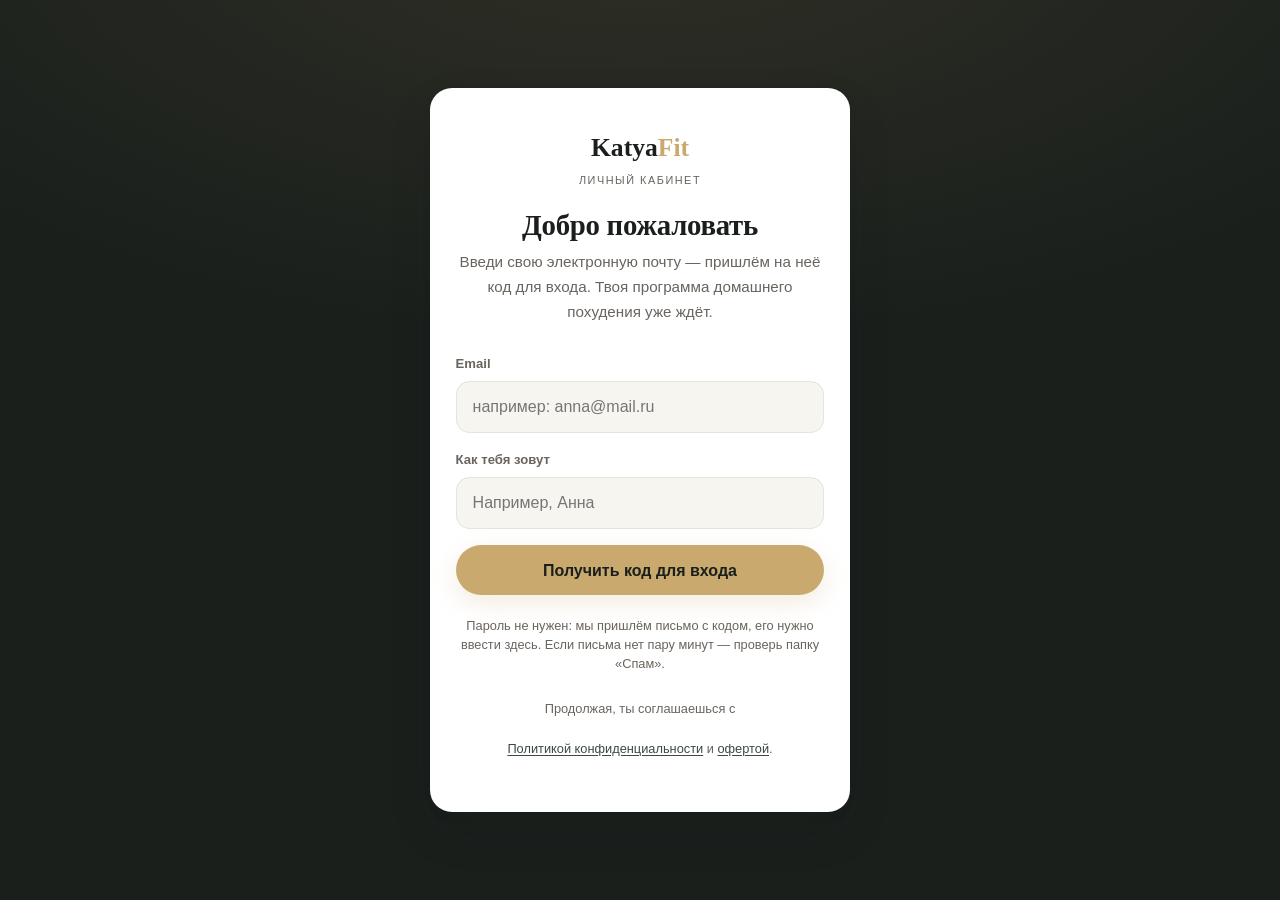
<file: index.html>
<!DOCTYPE html>
<html lang="ru">
<head>
    <meta charset="UTF-8">
    <meta name="viewport" content="width=device-width, initial-scale=1.0, viewport-fit=cover">
    <!-- Безопасность: при переезде на GitHub Pages пропали HTTP-заголовки CF (свои там нельзя) -> максимум возвращаем мета-тегами + фрейм-бастером. Детали: docs/МИГРАЦИЯ-ХОСТИНГА.md §13.1 -->
    <meta http-equiv="Content-Security-Policy" content="default-src 'self'; script-src 'self' 'unsafe-inline'; style-src 'self' https://fonts.googleapis.com 'unsafe-inline'; font-src 'self' https://fonts.gstatic.com; img-src 'self' data: blob: https://sxktnpupxcslzjrhisyw.supabase.co; connect-src 'self' https://sxktnpupxcslzjrhisyw.supabase.co wss://sxktnpupxcslzjrhisyw.supabase.co https://*.ingest.de.sentry.io; frame-ancestors 'none'; base-uri 'self'; form-action 'self'; object-src 'none'">
    <meta name="referrer" content="strict-origin-when-cross-origin">
    <script src="js/frame-buster.js?v=0.6.91"></script>
    <meta name="robots" content="noindex, nofollow">
    <meta name="theme-color" content="#1a1f1c">
    <link rel="icon" href="favicon.svg?v=0.6.91" type="image/svg+xml">
    <link rel="apple-touch-icon" href="apple-touch-icon.png?v=0.6.91">
    <link rel="manifest" href="manifest.webmanifest?v=0.6.91">
    <meta name="mobile-web-app-capable" content="yes">
    <meta name="apple-mobile-web-app-capable" content="yes">
    <meta name="apple-mobile-web-app-status-bar-style" content="black-translucent">
    <meta name="apple-mobile-web-app-title" content="KatyaFit">
    <title>Вход · Личный кабинет KatyaFit</title>
    <link rel="preconnect" href="https://fonts.googleapis.com">
    <link rel="preconnect" href="https://fonts.gstatic.com" crossorigin>
    <link href="https://fonts.googleapis.com/css2?family=Cormorant+Garamond:wght@600;700&family=Inter:wght@300;400;500;600;700&family=Plus+Jakarta+Sans:wght@500;600;700&display=swap" rel="stylesheet">
    <link rel="stylesheet" href="css/tokens.css?v=0.6.91">
    <link rel="stylesheet" href="css/cabinet.css?v=0.6.91">
</head>
<body>
    <main class="auth-wrap">
        <div class="auth-card">
            <div class="brand">
                <span class="brand__logo">Katya<b>Fit</b></span>
            </div>
            <div class="brand__sub">Личный кабинет</div>

            <h1 class="auth-title">Добро пожаловать</h1>
            <p class="auth-sub" data-auth-lead>Введи свою электронную почту — пришлём на неё код для входа. Твоя программа домашнего похудения уже ждёт.</p>

            <!-- Шаг 1: email + имя -->
            <form id="loginForm" novalidate>
                <div class="field">
                    <label for="email">Email</label>
                    <input type="email" id="email" placeholder="например: anna@mail.ru" autocomplete="email" required>
                    <p class="field-suggest" data-email-suggest aria-live="polite" hidden></p>
                </div>
                <div class="field">
                    <label for="name">Как тебя зовут</label>
                    <input type="text" id="name" placeholder="Например, Анна" autocomplete="given-name">
                </div>
                <button type="submit" class="btn btn--gold btn--block">Получить код для входа</button>
            </form>

            <!-- Шаг 2: ввод 6-значного кода из письма -->
            <form id="codeForm" novalidate hidden>
                <div class="field">
                    <label for="code">Код из письма</label>
                    <input type="text" id="code" class="code-input" inputmode="numeric" autocomplete="one-time-code"
                           pattern="[0-9]*" maxlength="8" placeholder="••••••">
                </div>
                <button type="submit" class="btn btn--gold btn--block">Войти</button>
                <div class="auth-actions">
                    <button type="button" class="auth-link" data-resend>Отправить код заново</button>
                    <button type="button" class="auth-link" data-change-email>Изменить email</button>
                </div>
            </form>

            <p class="auth-msg" data-auth-msg hidden></p>

            <p class="auth-note">
                Пароль не нужен: мы пришлём письмо с кодом, его нужно ввести здесь.
                Если письма нет пару минут — проверь папку «Спам».
            </p>
            <p class="auth-note auth-note--legal">
                Продолжая, ты соглашаешься с <a href="privacy.html">Политикой конфиденциальности</a>
                и <a href="https://katyafit.ru/oferta.html" target="_blank" rel="noopener">офертой</a>.
            </p>
        </div>
    </main>

    <script src="js/vendor/supabase.js?v=0.6.91"></script>
    <script src="js/vendor/sentry.js?v=0.6.91"></script>
    <script src="js/sentry-init.js?v=0.6.91"></script>
    <script src="js/supabase.js?v=0.6.91"></script>
    <script src="js/error-report.js?v=0.6.91"></script>
    <script src="js/program-data.js?v=0.6.91"></script>
    <script src="js/app.js?v=0.6.91"></script>
    <script>
        (async () => {
            // supabase-js не поднялся (обрыв сети/битый кэш — sb === null): без этого
            // гарда форма выглядит живой, но кнопки молчат. Просим обновить страницу.
            if (typeof sb === 'undefined' || !sb) {
                const m = document.querySelector('[data-auth-msg]');
                if (m) { m.hidden = false; m.classList.add('is-error'); m.textContent = 'Не загрузилась часть кабинета. Проверь интернет и обнови страницу.'; }
                return;
            }
            // Уже есть сессия — сразу в кабинет
            const { data: { session } } = await sb.auth.getSession();
            if (session) { window.location.replace('dashboard.html'); return; }

            const loginForm = document.getElementById('loginForm');
            const codeForm  = document.getElementById('codeForm');
            const emailInput = document.getElementById('email');
            const nameInput  = document.getElementById('name');
            const codeInput  = document.getElementById('code');
            const loginBtn = loginForm.querySelector('button[type=submit]');
            const codeBtn  = codeForm.querySelector('button[type=submit]');
            const lead = document.querySelector('[data-auth-lead]');
            const msg  = document.querySelector('[data-auth-msg]');
            const resendBtn = document.querySelector('[data-resend]');
            let currentEmail = '';

            // Экранируем и кавычки — на случай использования в атрибутах разметки.
            function escapeHtml(s){ const d=document.createElement('div'); d.textContent=s; return d.innerHTML.replace(/"/g,'&quot;').replace(/'/g,'&#39;'); }
            function showMsg(html, isError) {
                msg.hidden = false; msg.classList.toggle('is-error', !!isError); msg.innerHTML = html;
            }
            function pendingName() { return (localStorage.getItem('kf_pending_name') || '').trim(); }

            // ── Опечатка в домене почты ──
            // Живой случай 19.09.2026: «…@mail.ri» вместо «mail.ru» — код ушёл в никуда,
            // а Supabase завёл пустой аккаунт на несуществующий адрес. Словарь тот же,
            // что в корзине лендинга (сайт_пп/js/cart.js — правишь там, правь и тут).
            // Не запрещаем: первое «Получить код» с подозрительным доменом только
            // показывает подсказку, повторное с тем же адресом отправляет как есть —
            // адрес бывает и правда таким.
            const DOMAIN_FIX = {
                'mail.ry': 'mail.ru', 'mail.ri': 'mail.ru', 'mail.tu': 'mail.ru',
                'mail.rru': 'mail.ru', 'mail.u': 'mail.ru', 'mai.ru': 'mail.ru',
                'mial.ru': 'mail.ru', 'mali.ru': 'mail.ru', 'maill.ru': 'mail.ru',
                'nail.ru': 'mail.ru', 'mail.com': 'mail.ru',
                'yandex.ry': 'yandex.ru', 'yandex.ri': 'yandex.ru',
                'yandx.ru': 'yandex.ru', 'yandes.ru': 'yandex.ru',
                'yadex.ru': 'yandex.ru', 'yandex.com': 'yandex.ru',
                'ynadex.ru': 'yandex.ru',
                'gmail.con': 'gmail.com', 'gmail.co': 'gmail.com',
                'gmail.cm': 'gmail.com', 'gmail.ocm': 'gmail.com',
                'gmial.com': 'gmail.com', 'gmai.com': 'gmail.com',
                'gmaill.com': 'gmail.com', 'gmail.ru': 'gmail.com',
                'bk.ry': 'bk.ru', 'list.ry': 'list.ru', 'inbox.ry': 'inbox.ru',
                'rambler.ry': 'rambler.ru', 'internet.ry': 'internet.ru',
                'icloud.con': 'icloud.com', 'iclod.com': 'icloud.com',
                'icloud.co': 'icloud.com',
                'outlook.con': 'outlook.com', 'hotmail.con': 'hotmail.com',
            };
            const emailSuggest = document.querySelector('[data-email-suggest]');
            let warnedFor = '';
            function suggestEmail(value) {
                const v = String(value || '').trim().toLowerCase();
                const at = v.lastIndexOf('@');
                if (at < 1) return null;
                const fixed = DOMAIN_FIX[v.slice(at + 1)];
                return fixed ? v.slice(0, at) + '@' + fixed : null;
            }
            function hideSuggest() { emailSuggest.hidden = true; emailSuggest.textContent = ''; }
            function showSuggest(fix) {
                // Через DOM, не строкой: адрес ввёл человек, в разметку его не подставляем.
                emailSuggest.textContent = 'Похоже на опечатку. Может быть, ';
                const btn = document.createElement('button');
                btn.type = 'button';
                btn.className = 'field-suggest__fix';
                btn.textContent = fix;
                btn.addEventListener('click', () => { emailInput.value = fix; hideSuggest(); emailInput.focus(); });
                emailSuggest.appendChild(btn);
                emailSuggest.appendChild(document.createTextNode('? Если адрес верный — нажми «Получить код» ещё раз.'));
                emailSuggest.hidden = false;
            }
            emailInput.addEventListener('blur', () => { const f = suggestEmail(emailInput.value); if (f) showSuggest(f); else hideSuggest(); });
            emailInput.addEventListener('input', hideSuggest);

            // Запрос кода. shouldCreateUser:true — заводит участницу при первом входе.
            // emailRedirectTo НЕ передаём: вход по коду, ссылка в письме не нужна (и не должна
            // быть — иначе антивирус почты «прокликает» её и сожжёт одноразовый токен).
            async function sendCode(email) {
                const name = pendingName();
                const { error } = await sb.auth.signInWithOtp({
                    email,
                    options: { shouldCreateUser: true, data: name ? { name } : undefined },
                });
                return error;
            }

            // ── Шаг 1: отправка кода ──
            loginForm.addEventListener('submit', async (e) => {
                e.preventDefault();
                const email = emailInput.value.trim();
                if (!email) { emailInput.focus(); return; }
                const fix = suggestEmail(email);
                if (fix && warnedFor !== email.toLowerCase()) {
                    warnedFor = email.toLowerCase();
                    showSuggest(fix);
                    return;
                }
                hideSuggest();
                let name = nameInput.value.trim();
                if (name) { name = name.charAt(0).toUpperCase() + name.slice(1); localStorage.setItem('kf_pending_name', name); }
                loginBtn.disabled = true; loginBtn.textContent = 'Отправляем код…';
                msg.hidden = true; msg.classList.remove('is-error');

                const error = await sendCode(email);
                loginBtn.disabled = false; loginBtn.textContent = 'Получить код для входа';
                if (error) {
                    showMsg(/rate limit|after|too many/i.test(error.message)
                        ? 'Слишком много запросов подряд. Подожди около минуты и попробуй снова.'
                        : 'Не получилось отправить письмо: ' + escapeHtml(error.message), true);
                    return;
                }

                currentEmail = email;
                loginForm.hidden = true;
                codeForm.hidden = false;
                lead.innerHTML = 'Мы отправили письмо с кодом из 6 цифр на <b>' + escapeHtml(email) + '</b>.<br>Открой письмо и введи код сюда. Нет письма — проверь папку «Спам».';
                msg.hidden = true;
                codeInput.value = '';
                codeInput.focus();
            });

            // ── Шаг 2: проверка кода ──
            codeForm.addEventListener('submit', async (e) => {
                e.preventDefault();
                const token = codeInput.value.replace(/\D/g, '');
                if (token.length < 6) { codeInput.focus(); return; }
                codeBtn.disabled = true; codeBtn.textContent = 'Проверяем…';
                msg.hidden = true; msg.classList.remove('is-error');

                // type:'email' — обычный OTP-вход. Совсем новый адрес мог получить
                // письмо «подтверждение регистрации» (type:'signup') — поэтому при
                // ошибке валидности кода пробуем второй тип, прежде чем ругаться.
                let { error } = await sb.auth.verifyOtp({ email: currentEmail, token, type: 'email' });
                if (error && /expired|invalid|token|otp/i.test(error.message || '')) {
                    const retry = await sb.auth.verifyOtp({ email: currentEmail, token, type: 'signup' });
                    error = retry.error;
                }
                if (error) {
                    codeBtn.disabled = false; codeBtn.textContent = 'Войти';
                    showMsg(/expired|invalid|token|otp/i.test(error.message || '')
                        ? 'Код неверный или устарел. Проверь цифры или запроси новый код.'
                        : 'Не получилось войти: ' + escapeHtml(error.message), true);
                    return;
                }
                window.location.replace('dashboard.html');
            });

            // Отправить код заново (антиспам-пауза 30 с на кнопке)
            resendBtn.addEventListener('click', async () => {
                resendBtn.disabled = true;
                const error = await sendCode(currentEmail);
                showMsg(error ? ('Не удалось отправить: ' + escapeHtml(error.message))
                              : 'Новый код отправлен на <b>' + escapeHtml(currentEmail) + '</b>.', !!error);
                setTimeout(() => { resendBtn.disabled = false; }, 30000);
            });

            // Вернуться к вводу email
            document.querySelector('[data-change-email]').addEventListener('click', () => {
                codeForm.hidden = true; loginForm.hidden = false; msg.hidden = true;
                lead.textContent = 'Введи свою электронную почту — пришлём на неё код для входа. Твоя программа домашнего похудения уже ждёт.';
                emailInput.focus();
            });
        })();
    </script>
</body>
</html>
</file>
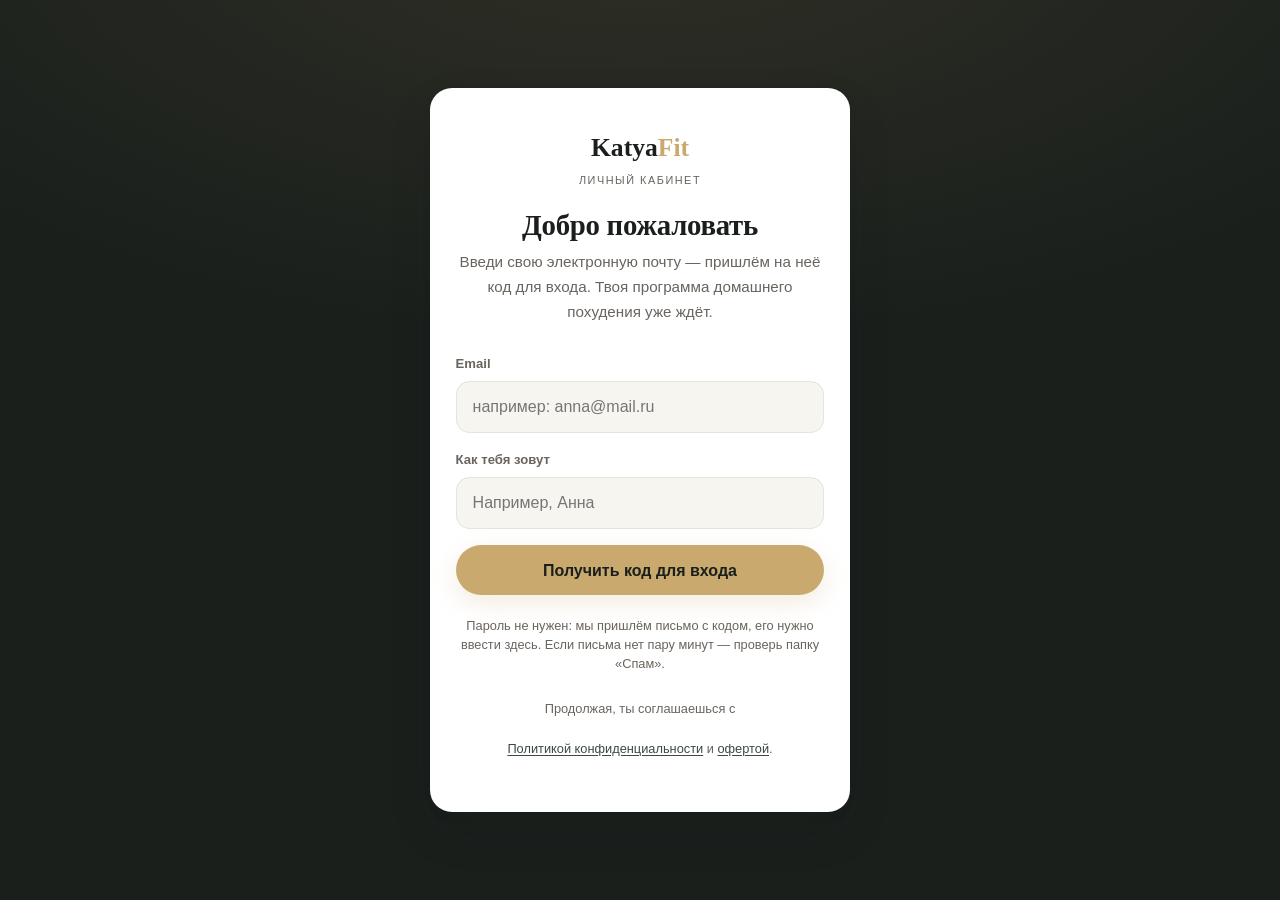
<file: dashboard.html>
<!DOCTYPE html>
<html lang="ru">
<head>
    <meta charset="UTF-8">
    <meta name="viewport" content="width=device-width, initial-scale=1.0, viewport-fit=cover">
    <!-- Безопасность: при переезде на GitHub Pages пропали HTTP-заголовки CF (свои там нельзя) -> максимум возвращаем мета-тегами + фрейм-бастером. Детали: docs/МИГРАЦИЯ-ХОСТИНГА.md §13.1 -->
    <meta http-equiv="Content-Security-Policy" content="default-src 'self'; script-src 'self' 'unsafe-inline'; style-src 'self' https://fonts.googleapis.com 'unsafe-inline'; font-src 'self' https://fonts.gstatic.com; img-src 'self' data: blob: https://sxktnpupxcslzjrhisyw.supabase.co; connect-src 'self' https://sxktnpupxcslzjrhisyw.supabase.co wss://sxktnpupxcslzjrhisyw.supabase.co https://*.ingest.de.sentry.io; frame-ancestors 'none'; base-uri 'self'; form-action 'self'; object-src 'none'">
    <meta name="referrer" content="strict-origin-when-cross-origin">
    <script src="js/frame-buster.js?v=0.6.91"></script>
    <meta name="robots" content="noindex, nofollow">
    <meta name="theme-color" content="#1a1f1c">
    <link rel="icon" href="favicon.svg?v=0.6.91" type="image/svg+xml">
    <link rel="apple-touch-icon" href="apple-touch-icon.png?v=0.6.91">
    <link rel="manifest" href="manifest.webmanifest?v=0.6.91">
    <meta name="mobile-web-app-capable" content="yes">
    <meta name="apple-mobile-web-app-capable" content="yes">
    <meta name="apple-mobile-web-app-status-bar-style" content="black-translucent">
    <meta name="apple-mobile-web-app-title" content="KatyaFit">
    <title>Моя программа · Личный кабинет KatyaFit</title>
    <link rel="preconnect" href="https://fonts.googleapis.com">
    <link rel="preconnect" href="https://fonts.gstatic.com" crossorigin>
    <link href="https://fonts.googleapis.com/css2?family=Cormorant+Garamond:wght@600;700&family=Inter:wght@300;400;500;600;700&family=Plus+Jakarta+Sans:wght@500;600;700&display=swap" rel="stylesheet">
    <link rel="stylesheet" href="css/tokens.css?v=0.6.91">
    <link rel="stylesheet" href="css/cabinet.css?v=0.6.91">
</head>
<body>
    <header class="topbar">
        <div class="container topbar__inner">
            <a class="brand" href="dashboard.html">
                <span class="brand__logo">Katya<b>Fit</b></span>
                <span class="brand__sub">Кабинет</span>
            </a>
            <div class="topbar__user">
                <span class="avatar" data-user-avatar>К</span>
                <span class="is-skel" data-user-name></span>
                <a href="#" class="topbar__logout" data-logout>Выйти</a>
            </div>
        </div>
    </header>

    <main class="dash">
        <div class="container">
            <section class="dash-hero">
                <div class="dash-hero__greet">
                    <h1>Привет, <span class="accent is-skel" data-user-name></span>!</h1>
                    <p>Программа домашнего похудения · 4 недели</p>
                </div>
                <div class="progress-block">
                    <div class="progress-meta">
                        <span>Прогресс программы</span>
                        <span><b data-progress-done>0</b> из 28 дней</span>
                    </div>
                    <div class="progress-bar"><div class="progress-bar__fill" data-progress-fill style="width:0%"></div></div>
                    <div class="progress-stats">
                        <div class="stat"><b data-stat-done>0</b>дней пройдено</div>
                        <div class="stat" data-stat-cell><b data-stat-workouts>0/12</b>тренировок</div>
                    </div>
                </div>
            </section>

            <!-- Порядок (30.09.2026): сначала «сегодняшний день», потом анкета и
                 предложение тарифа. Раньше новенькую встречали «Купить полный
                 доступ» и «ОБЯЗАТЕЛЬНО: анкета», а сам День 1 был третьим. -->
            <div data-continue-slot><div class="skel-block skel-today" aria-hidden="true"></div></div>
            <div data-measure-slot></div>
            <div data-tier-slot></div>

            <div class="section-head">
                <h2>Календарь программы</h2>
                <span class="hint">Новый день открывается, когда завершишь текущий</span>
            </div>
            <div data-weeks><div class="skel-block skel-cal" aria-hidden="true"></div></div>

            <footer class="dash-foot">
                <div data-pwa-slot></div>
                <div data-measure-bottom></div>
                <!-- Вопрос по программе → личный Telegram Кати (тот же адрес, что и апгрейд тарифа) -->
                <a class="report-link" href="https://t.me/kkatyafit" target="_blank" rel="noopener">
                    <svg width="16" height="16" viewBox="0 0 24 24" fill="none" stroke="currentColor" stroke-width="1.6" stroke-linecap="round" stroke-linejoin="round" aria-hidden="true">
                        <path d="M21.5 3.5 2.8 10.7c-.9.35-.85 1.6.05 1.9l4.7 1.5 1.8 5.6c.3.85 1.4.95 1.85.2l2.4-3.9 4.9 3.6c.7.5 1.7.1 1.85-.75L22.9 4.6c.15-.85-.7-1.5-1.4-1.1z"/><path d="M7.55 14.1 19.5 6"/>
                    </svg>
                    Вопрос по программе? Написать Кате
                </a>
                <button type="button" class="report-link" data-report-open>
                    <svg width="16" height="16" viewBox="0 0 24 24" fill="none" stroke="currentColor" stroke-width="1.6" stroke-linecap="round" stroke-linejoin="round" aria-hidden="true">
                        <path d="M12 9v4"/><path d="M12 17h.01"/>
                        <path d="M10.3 3.9 1.8 18a2 2 0 0 0 1.7 3h17a2 2 0 0 0 1.7-3L13.7 3.9a2 2 0 0 0-3.4 0z"/>
                    </svg>
                    Что-то не работает? Сообщить
                </button>
            </footer>
        </div>
    </main>

    <!-- Окно «продолжить / начать заново» -->
    <div class="sheet-overlay" data-resume>
        <div class="sheet resume-card" role="dialog" aria-modal="true" aria-labelledby="resume-title">
            <div class="sheet__grab"></div>
            <div class="emo">👋</div>
            <h2 id="resume-title">С возвращением!</h2>
            <p data-resume-text>Тебя не было несколько дней.</p>
            <button class="btn btn--gold btn--block" data-resume-continue>Продолжить</button>
            <button class="btn btn--ghost btn--block" data-resume-restart>Начать программу заново</button>
        </div>
    </div>

    <!-- Шторка замеров (старт / финал) -->
    <div class="sheet-overlay" data-measure-sheet>
        <div class="sheet" role="dialog" aria-modal="true" aria-labelledby="measure-title">
            <div class="sheet__grab"></div>
            <button class="sheet__close" data-measure-close aria-label="Закрыть">✕</button>
            <h2 id="measure-title" data-measure-title>Замеры до старта</h2>
            <p class="sheet-sub" data-measure-sub>Заполни что знаешь — все поля по желанию. Через 28 дней сравним с этими цифрами.</p>
            <form data-measure-form novalidate>
                <p class="sheet-err" data-measure-err hidden></p>
                <div class="measure-grid"></div>
                <div class="activity-pick" data-activity-pick hidden></div>
                <!-- До 3 фото: спереди, сбоку, сзади (09.11.2026, марафон — Катя: «сделай чтобы можно было 3 фото добавлять»).
                     Слот 1 = photo_path (он же в сравнении «до/после»), 2 и 3 = photo_path_2/3. -->
                <div class="photo-set" data-measure-photo>
                    <p class="ph-hint" data-measure-photo-hint><b>Фото «до» — нужно для приза</b><br>можно без лица</p>
                    <div class="photo-set__row">
                        <label class="photo-drop" data-photo-slot="1">
                            <input type="file" accept="image/*" hidden>
                            <span class="ph-ic">📷</span><span class="ph-cap">Спереди</span>
                            <span class="ph-change">Заменить</span>
                        </label>
                        <label class="photo-drop" data-photo-slot="2">
                            <input type="file" accept="image/*" hidden>
                            <span class="ph-ic">📷</span><span class="ph-cap">Сбоку</span>
                            <span class="ph-change">Заменить</span>
                        </label>
                        <label class="photo-drop" data-photo-slot="3">
                            <input type="file" accept="image/*" hidden>
                            <span class="ph-ic">📷</span><span class="ph-cap">Сзади</span>
                            <span class="ph-change">Заменить</span>
                        </label>
                    </div>
                    <p class="ph-note">Нажми на квадрат и выбери фото из галереи или сними. Если камера чёрная — выбери готовое фото или включи доступ к камере в настройках телефона.</p>
                </div>
                <label class="consent-check" data-consent-block hidden>
                    <input type="checkbox" data-consent-input>
                    <span>Даю согласие на обработку персональных данных (в т.ч. возраст, рост, вес, фото)
                        согласно <a href="privacy.html" target="_blank" rel="noopener">Политике конфиденциальности</a>
                        и принимаю условия <a href="https://katyafit.ru/oferta.html" target="_blank" rel="noopener">оферты</a>.</span>
                </label>
                <div class="sheet-actions">
                    <button type="submit" class="btn btn--gold btn--block">Сохранить замеры</button>
                    <button type="button" class="sheet-skip" data-measure-skip>Позже</button>
                </div>
            </form>
        </div>
    </div>

    <!-- Шторка «Сообщить о проблеме» -->
    <div class="sheet-overlay" data-report-sheet>
        <div class="sheet" role="dialog" aria-modal="true" aria-labelledby="report-title">
            <div class="sheet__grab"></div>
            <button class="sheet__close" data-report-close aria-label="Закрыть">✕</button>
            <div data-report-intro>
                <h2 id="report-title">Что-то не так?</h2>
                <p class="sheet-sub">Опиши, что не работает или выглядит странно — Катя увидит и починим. Спасибо, что помогаешь!</p>
            </div>
            <form data-report-form novalidate>
                <textarea class="report-text" data-report-text rows="4" maxlength="800"
                          placeholder="Например: не сохраняются замеры / не открывается день / кнопка не нажимается…"></textarea>
                <div class="sheet-actions">
                    <button type="submit" class="btn btn--gold btn--block">Отправить</button>
                    <button type="button" class="sheet-skip" data-report-close>Отмена</button>
                </div>
            </form>
            <div class="sheet-done" data-report-done hidden>
                <div class="emo">🙌</div>
                <h2>Спасибо!</h2>
                <p>Сообщение ушло. Мы посмотрим и исправим.</p>
                <button type="button" class="btn btn--gold btn--block" data-report-close>Закрыть</button>
            </div>
        </div>
    </div>

    <script src="js/vendor/supabase.js?v=0.6.91"></script>
    <script src="js/vendor/sentry.js?v=0.6.91"></script>
    <script src="js/sentry-init.js?v=0.6.91"></script>
    <script src="js/supabase.js?v=0.6.91"></script>
    <script src="js/error-report.js?v=0.6.91"></script>
    <script src="js/program-data.js?v=0.6.91"></script>
    <script src="js/nutrition-scale.js?v=0.6.91"></script>
    <script src="js/nutrition-data.js?v=0.6.91"></script>
    <script src="js/app.js?v=0.6.91"></script>
    <script>
        (async () => {
            if (!(await requireAuth())) return;
            initTopbar();

            // Экранируем и кавычки: escapeHtml используется в т.ч. в атрибутах (value="…").
            function escapeHtml(s){ const d=document.createElement('div'); d.textContent=s; return d.innerHTML.replace(/"/g,'&quot;').replace(/'/g,'&#39;'); }

            // Баннер тарифа: мягкая допродажа для пробного/«питания». Полный — без баннера.
            function renderTier() {
                const slot = document.querySelector('[data-tier-slot]');
                if (!slot) return;
                // Иконки линейные (правило проекта): подарок — пробный, тарелка — «Питание».
                const IC_GIFT = '<svg class="tier-note__ic" viewBox="0 0 24 24" fill="none" stroke="currentColor" stroke-width="1.8" stroke-linecap="round" stroke-linejoin="round"><rect x="3.5" y="9.5" width="17" height="11" rx="2"/><path d="M2.5 9.5h19M12 9.5v11"/><path d="M12 9.5S10.6 4 8.4 4a2 2 0 0 0 0 4c2.2 0 3.6 1.5 3.6 1.5zM12 9.5S13.4 4 15.6 4a2 2 0 0 1 0 4c-2.2 0-3.6 1.5-3.6 1.5z"/></svg>';
                const IC_PLATE = '<svg class="tier-note__ic" viewBox="0 0 24 24" fill="none" stroke="currentColor" stroke-width="1.8" stroke-linecap="round" stroke-linejoin="round"><path d="M5 3v6.5a2.5 2.5 0 0 0 2.5 2.5A2.5 2.5 0 0 0 10 9.5V3"/><path d="M7.5 12v9"/><path d="M16.5 21V3"/><path d="M16.5 3c2 1 2 6 0 7.5"/></svg>';
                let html = '';
                if (KF.tier === 'trial' && !KF.atTrialWall()) {
                    html = '<div class="tier-note">' +
                        '<span>' + IC_GIFT + '<b>Тест-драйв</b> — бесплатно открыты первые 3 дня: 2 тренировки, питание и задачи. Все 28 дней — в полной программе.</span>' +
                        '<a href="' + KF_UPGRADE_URL + '" target="_blank" rel="noopener">Купить полный доступ →</a></div>';
                } else if (KF.tier === 'nutrition') {
                    html = '<div class="tier-note">' +
                        '<span>' + IC_PLATE + 'Тариф <b>«Питание»</b> — видео-тренировки Кати в него не входят.</span>' +
                        '<a href="' + KF_UPGRADE_URL + '" target="_blank" rel="noopener">Купить тренировки →</a></div>';
                }
                slot.innerHTML = html;
            }

            async function renderContinue() {
                const slot = document.querySelector('[data-continue-slot]');
                if (KF.isFinished()) {
                    // Финал — не тупик: «что дальше» (поддерживающий рацион) + отзыв Кате.
                    // Норма поддержания = TDEE из анкеты (без дефицита −18%).
                    const t = KF.nutritionTargets();
                    const maint = t ? Math.round(t.tdee / 10) * 10 : null;
                    const CHECK = '<svg viewBox="0 0 24 24" fill="none" stroke="currentColor" stroke-width="2.2" stroke-linecap="round" stroke-linejoin="round"><path d="M5 12.5l4.5 4.5L19 7.5"/></svg>';
                    slot.innerHTML =
                        '<div class="finish-banner"><div class="emo">🎉</div>' +
                        '<h2>Программа пройдена!</h2>' +
                        '<p>Все 28 дней позади. Ты большая молодец — так держать!</p></div>' +
                        '<div class="finish-next">' +
                            '<h3>Что дальше — как удержать результат</h3>' +
                            '<ul>' +
                                '<li>' + CHECK + '<span>Переходи на <b>поддерживающий рацион</b>: питайся так же, как в программе, но уже без снижения калорий' +
                                    (maint ? ' — твоя норма теперь ≈ <b>' + maint + ' ккал</b> в день' : '') + '.</span></li>' +
                                '<li>' + CHECK + '<span>Белок в каждом приёме пищи и одна вкусняшка в день (те самые 20%) остаются — это и есть жизнь после программы.</span></li>' +
                                '<li>' + CHECK + '<span>Привычки не бросаем: вода, шаги, сон до 23:00 — они держат результат лучше любой диеты.</span></li>' +
                                '<li>' + CHECK + '<span>Взвешивайся раз в неделю. Вернулись +1–2 кг? Просто возвращаешься к плану на неделю-другую.</span></li>' +
                            '</ul>' +
                            '<a class="btn btn--gold btn--block" href="' + KF_KATYA_TG + '" target="_blank" rel="noopener">Поделиться результатом с Катей</a>' +
                            '<p class="finish-next__sub">Напиши, как прошли твои 4 недели — твой отзыв поможет другим девушкам решиться 💛</p>' +
                        '</div>';
                    return;
                }
                // Пробный пройден до конца → «стена» с предложением открыть полный доступ.
                if (KF.atTrialWall()) {
                    const IC_UNLOCK = '<svg class="ic-lg" viewBox="0 0 24 24" fill="none" stroke="currentColor" stroke-width="1.6" stroke-linecap="round" stroke-linejoin="round"><rect x="4.5" y="10.5" width="15" height="10" rx="2.5"/><path d="M8 10.5V7.6a4 4 0 0 1 7.7-1.5"/><path d="M12 14.2v2.6"/></svg>';
                    slot.innerHTML =
                        '<div class="upsell-card">' + IC_UNLOCK +
                        '<h2>Пробные дни пройдены!</h2>' +
                        '<p>Ты попробовала программу. Дальше — все 28 дней: видео-тренировки Кати и питание на каждый день.</p>' +
                        '<a class="btn btn--gold btn--block" href="' + KF_UPGRADE_URL + '" target="_blank" rel="noopener">Купить полный доступ</a></div>';
                    return;
                }
                const n = KF.activeDay();
                // Активный день всегда открыт (n <= progress_day) — контент берём с
                // сервера, но с таймаутом: зависший запрос (флаки-сеть до Supabase)
                // не должен оставлять карточку скелетоном. Фолбэк рисует «День N»
                // из локальной программы — настоящий замок всё равно на странице дня.
                const d = await Promise.race([
                    KF.getDay(n).catch(() => null),
                    new Promise(res => setTimeout(() => res(null), 8000)),
                ]);
                const meta = TYPE_META[(d && d.type) || PROGRAM[n - 1].type];
                const title = (d && d.title) || ('День ' + n);
                // На тарифе «питание» тренировка под замком — не обещаем её в карточке
                // («Тренировка · 28 мин» вело бы к запертому блоку), показываем то, что открыто.
                // Тренировочный день определяем по ТИПУ: контент workout может не
                // прийти вовсе, если тренировки не входят в тариф (0027).
                const isWorkoutDay = !!(d && d.type === 'workout');
                const metaText = isWorkoutDay
                    ? (KF.showsWorkouts(n) && d.workout ? meta.tag + ' · ' + escapeHtml(d.workout.dur) : 'План питания на день')
                    : meta.tag;
                // Ничего ещё не пройдено → «Начинаем», иначе «Продолжаем».
                const fresh = KF.completedCount() === 0;
                // Самый первый визит: объясняем, как устроен день, тремя шагами.
                // (30.09.2026: из 7 тест-драйвов все заходили на 1–2 минуты и
                // ни одна не прошла День 1 — похоже, не было понятно, что делать.)
                if (fresh) {
                    const video = isWorkoutDay && KF.showsWorkouts(n) && d && d.workout;
                    const steps = [
                        video ? 'Открой день — там видео-тренировка, меню на день и задачи'
                              : 'Открой день — там меню на день и задачи',
                        video ? 'Сделай тренировку, когда будет время, и отмечай задачи'
                              : 'Отмечай задачи и съеденное по ходу дня',
                        'Внизу нажми «Завершить день» — откроется следующий',
                    ];
                    slot.innerHTML =
                        '<a class="today-card today-card--start" href="day.html?day=' + n + '">' +
                            '<div class="today-card__label">' + (KF.tier === 'trial' ? 'Твой тест-драйв · 3 дня' : 'Начинаем') + '</div>' +
                            '<div class="today-card__title">День ' + n + ' · ' + escapeHtml(title) + '</div>' +
                            '<div class="today-card__meta">' + metaText + '</div>' +
                            '<ol class="start-steps">' + steps.map(s => '<li>' + s + '</li>').join('') + '</ol>' +
                            '<span class="btn btn--gold">Начать День ' + n + ' →</span>' +
                        '</a>';
                    return;
                }
                slot.innerHTML =
                    '<a class="today-card" href="day.html?day=' + n + '">' +
                        '<div><div class="today-card__label">' + (fresh ? 'Начинаем' : 'Продолжаем') + '</div>' +
                        '<div class="today-card__title">День ' + n + ' · ' + escapeHtml(title) + '</div>' +
                        '<div class="today-card__meta">' + metaText + '</div></div>' +
                        '<span class="btn btn--gold">' + (fresh ? 'Начать день →' : 'Открыть день →') + '</span>' +
                    '</a>';
            }

            function renderProgress() {
                const done = KF.completedCount();
                document.querySelector('[data-progress-done]').textContent = done;
                document.querySelector('[data-progress-fill]').style.width = (done / 28 * 100) + '%';
                document.querySelector('[data-stat-done]').textContent = done;
                // Плитка тренировок. Счётчик «N/12» честен только на полном тарифе:
                // «питание» тренировок не делает вовсе (цифра врала бы — считались дни
                // типа workout, пройденные одним питанием), пробный получает лишь 2 из 12.
                // На неполных тарифах вместо цифры — допродажа: замок + ссылка на полный.
                const cell = document.querySelector('[data-stat-cell]');
                if (!cell) return;
                if (KF.showsWorkouts() && KF.tier !== 'trial') {
                    cell.outerHTML = '<div class="stat" data-stat-cell><b data-stat-workouts>' +
                        KF.workoutsCompleted() + '/12</b>тренировок</div>';
                } else {
                    const LOCK = '<svg viewBox="0 0 24 24" fill="none" stroke="currentColor" stroke-width="1.8" stroke-linecap="round" stroke-linejoin="round"><rect x="5.5" y="10.5" width="13" height="9" rx="2"/><path d="M8.2 10.5V8a3.8 3.8 0 0 1 7.6 0v2.5"/></svg>';
                    cell.outerHTML = '<a class="stat stat--lock" data-stat-cell href="' + KF_UPGRADE_URL + '" target="_blank" rel="noopener">' +
                        '<b>' + LOCK + '</b>тренировки' +
                        '<span class="stat__cta">' + (KF.tier === 'trial' ? 'Открыть все →' : 'Добавить →') + '</span></a>';
                }
            }

            function renderWeeks() {
                const host = document.querySelector('[data-weeks]');
                const activeWeek = Math.ceil(KF.activeDay() / 7);
                const typeCount = (w, t) => PROGRAM.filter(d => d.week === w && d.type === t).length;

                const ICON_CHECK = '<svg viewBox="0 0 24 24" fill="none" stroke="currentColor" stroke-width="2.4" stroke-linecap="round" stroke-linejoin="round"><path d="M5 12.5l4.5 4.5L19 7.5"/></svg>';
                const ICON_LOCK = '<svg viewBox="0 0 24 24" fill="none" stroke="currentColor" stroke-width="1.8" stroke-linecap="round" stroke-linejoin="round"><rect x="5.5" y="10.5" width="13" height="9" rx="2"/><path d="M8.2 10.5V8a3.8 3.8 0 0 1 7.6 0v2.5"/></svg>';
                const ICON_CART = '<svg viewBox="0 0 24 24" fill="none" stroke="currentColor" stroke-width="1.8" stroke-linecap="round" stroke-linejoin="round"><path d="M3 4.5h2l2.3 11.7a1.5 1.5 0 0 0 1.5 1.2h8.7a1.5 1.5 0 0 0 1.5-1.2L21 8.5H6"/><circle cx="9.5" cy="20.3" r="1.2"/><circle cx="17.3" cy="20.3" r="1.2"/></svg>';

                // Список покупок недели: агрегат меню из nutrition-data.js. Показываем,
                // только если тариф открывает неделю целиком (список раскрывает её меню),
                // — триал (дни 1–3) недельный список не видит, как и план питания дней 4+.
                function shoppingHtml(w) {
                    if (typeof nutritionShopping !== 'function' || KF.tierMaxDay() < w * 7) return '';
                    const s = nutritionShopping(w);
                    if (!s) return '';
                    // «Скопировать» — СВЕРХУ (просьба владельца): список длинный, кнопка
                    // в конце не находилась. Иконка + span-лейбл (фидбек меняет только span).
                    // Обучающий текст — за раскрывашкой «?» (просьба владельца 10.07.2026).
                    let body = '<details class="qa"><summary class="qa__q"><span class="qa__ic" aria-hidden="true">?</span>Как пользоваться списком?</summary>' +
                        '<div class="qa__body">' +
                        '<p><b>Это все продукты на неделю вперёд</b> — всё меню недели сложено в один список. Один поход в магазин, и неделя закрыта.</p>' +
                        '<p><b>Два вида списка.</b> Кнопки «По категориям» и «По дням» переключают вид. «По категориям» — привычный список для магазина: продукты всей недели сложены по отделам, с общим весом. «По дням» — те же продукты, но разложенные по дням недели, с весом на каждый приём. Названия блюд намеренно скрыты: что именно приготовишь, узнаешь уже на странице дня — маленькая интрига, чтобы было интереснее.</p>' +
                        '<p><b>Не любишь какой-то продукт?</b> Открой вид «По дням» — видно, в какой день и в какой приём (завтрак, обед или ужин) идёт каждый продукт. Например, не ешь рыбу во вторник на ужин — понятно, какой приём это касается: открой этот день, нажми «Заменить» у нужного приёма, а продукт просто не покупай.</p>' +
                        '<p><b>Вес — как в плане:</b> мясо и рыба посчитаны сырыми, крупы — сухими. Бери с небольшим запасом — часть уйдёт при чистке и готовке.</p>' +
                        '<p><b>Отмечай купленное</b> (в виде «По категориям»). Нажми на строку — она вычеркнется, отметка сохранится в телефоне. Вверху появится счётчик «N из M», внизу — кнопка «Сбросить отметки» к следующей закупке.</p>' +
                        '<p><b>Кнопка «Скопировать список»</b> копирует ещё не купленные продукты — можно вставить их в сообщение или в заметки телефона.</p>' +
                        '<p><b>Чего в списке нет:</b> свободных приёмов (читмилов) и вкусняшек из таблиц замен — их докупай по желанию.</p>' +
                        '</div></details>' +
                        '<button type="button" class="shop__copy" data-shop-copy>' +
                        '<svg width="14" height="14" viewBox="0 0 24 24" fill="none" stroke="currentColor" stroke-width="1.8" stroke-linecap="round" stroke-linejoin="round" aria-hidden="true"><rect x="9" y="9" width="11" height="11" rx="2"/><path d="M5 15H4a2 2 0 0 1-2-2V4a2 2 0 0 1 2-2h9a2 2 0 0 1 2 2v1"/></svg>' +
                        '<span>Скопировать список</span></button>';
                    // Два вида списка (11.07.2026): «По категориям» — привычный агрегат
                    // по отделам магазина с отметками «куплено»; «По дням» — те же
                    // продукты по дням недели, но БЕЗ названий блюд (интрига: что за
                    // блюдо получится — сюрприз до страницы дня; просьба владельца
                    // 11.07.2026 — «нужна интрига, блюда должны быть неизвестны»).
                    body += '<div class="shop-view">' +
                        '<button type="button" class="shop-view__btn" data-shop-view="cat">По категориям</button>' +
                        '<button type="button" class="shop-view__btn" data-shop-view="days">По дням</button></div>';
                    body += '<div data-shop-cat>';
                    s.groups.forEach(g => {
                        body += '<div class="shop-group"><div class="shop-group__h">' + escapeHtml(g.t) + '</div><ul class="shop-items">' +
                            g.items.map(it =>
                                '<li><label class="shop-it"><input type="checkbox" data-shop-item="' + escapeHtml(it[0]) + '">' +
                                '<span class="box"><svg viewBox="0 0 24 24" fill="none" stroke="currentColor" stroke-width="3.2" stroke-linecap="round" stroke-linejoin="round"><path d="M5 12.5l4.2 4.2L19 7.5"/></svg></span>' +
                                '<span class="n">' + escapeHtml(it[0]) + '</span><span class="q">' + escapeHtml(it[1]) + '</span></label></li>'
                            ).join('') + '</ul></div>';
                    });
                    if (s.note) body += '<p class="shop__note">' + escapeHtml(s.note) + '</p>';
                    body += '<button type="button" class="shop__reset" data-shop-reset hidden>Сбросить отметки</button></div>';
                    body += '<div data-shop-days hidden>' + shoppingByDayHtml(w) + '</div>';
                    return '<summary><span class="ic">' + ICON_CART + '</span>Список покупок на неделю' +
                        '<span class="shop__cnt" data-shop-cnt hidden></span></summary>' +
                        '<div class="shop__body">' + body + '</div>';
                }

                // Вид «по дням»: день недели → приёмы (завтрак/обед/ужин) → продукты
                // с весом, БЕЗ названий блюд (интрига — просьба владельца 11.07.2026:
                // продукты видны, а какое блюдо получится — сюрприз до страницы дня).
                // Продукты берутся РОВНО из текста приёма (nutritionShoppingByDay в
                // nutrition-data.js) — граммовки совпадают с рецептом по построению.
                function shoppingByDayHtml(w) {
                    if (typeof nutritionShoppingByDay !== 'function') return '';
                    const DOW = ['Понедельник', 'Вторник', 'Среда', 'Четверг', 'Пятница', 'Суббота', 'Воскресенье'];
                    // Интрига (11.07.2026): из строки-продукта убираем СПОСОБ приготовления
                    // («запечённое/отварная/тушёное/на пару/гриль…») — остаётся сырой
                    // продукт + вес: «Куриное филе (170 г сырой)», а не «…запечённое».
                    // Вес и сам продукт не трогаем (для магазина так даже правильнее);
                    // рецепт на странице дня остаётся полным (там nutritionMealParts как есть).
                    const COOK = ['запечённые', 'запечённых', 'запечённое', 'запечённая', 'запечённый',
                        'отварные', 'отварных', 'отварное', 'отварная', 'отварной',
                        'варёные', 'варёных', 'варёное', 'варёная', 'варёный',
                        'тушёные', 'тушёных', 'тушёное', 'тушёная', 'тушёный',
                        'обжаренные', 'обжаренное', 'жареные', 'жареное', 'жареная',
                        'приготовленные', 'приготовленное', 'паровые', 'паровое',
                        'гриль', 'на пару', 'на гриле без масла', 'в специях'];
                    function hideRecipe(s) {
                        let out = s;
                        COOK.forEach(function (wd) {
                            const re = new RegExp('(^|\\s)' + wd.replace(/[-\/\\^$*+?.()|[\]{}]/g, '\\$&') + '(?=\\s|\\(|,|;|$)', 'gi');
                            out = out.replace(re, '$1');
                        });
                        out = out.replace(/\s{2,}/g, ' ').replace(/\s+\(/g, ' (').trim();
                        return out ? out.charAt(0).toUpperCase() + out.slice(1) : out;
                    }
                    // Имя дня недели крупно шрифтом бренда + бейдж «День N» справа,
                    // у каждого приёма — цветной бейдж слота (Обед/Ужин/…). Название
                    // блюда (m.name) НЕ выводим — только слот и его продукты с весом.
                    let html = '';
                    nutritionShoppingByDay(w).forEach((d, i) => {
                        let meals = '';
                        d.meals.forEach(m => {
                            const slot = '<span class="shop-meal__slot">' + escapeHtml(m.slot) + '</span>';
                            if (m.cheat) {
                                // Читмил — блюда и так нет (свободный ужин), продукты по желанию.
                                meals += '<div class="shop-meal shop-meal--free"><div class="shop-meal__h">' + slot +
                                    '<i>свободный приём — по желанию</i></div></div>';
                                return;
                            }
                            meals += '<div class="shop-meal"><div class="shop-meal__h">' + slot +
                                (m.treat ? '<i>слот 20%</i>' : '') + '</div><ul class="shop-meal__list">' +
                                m.parts.map(p => '<li>' + escapeHtml(hideRecipe(p)) + '</li>').join('') + '</ul></div>';
                        });
                        html += '<div class="shop-day"><div class="shop-day__h">' +
                            '<span class="shop-day__dow">' + DOW[i] + '</span>' +
                            '<span class="shop-day__num">День ' + d.day + '</span></div>' + meals + '</div>';
                    });
                    return html + '<p class="shop__note">Продукты разложены по дням недели — видно, что покупать и готовить в какой день. А какое именно блюдо получится — узнаешь уже на странице дня: пусть будет маленькая интрига. Не ешь какой-то продукт? Видно, в какой день и приём он идёт — открой этот день и нажми «Заменить». Отметки «куплено» — в виде «По категориям».</p>';
                }

                // Отметки «куплено» по неделе (ключ — название продукта, чтобы отметки
                // пережили правки порядка строк меню). С 0.6.87 (30.09.2026) — в базе
                // (shop_marks): у каждой участницы свои и на любом телефоне. Раньше жили
                // только в localStorage одного браузера — встроенный браузер Telegram
                // их стирал, и участницы жаловались, что галочки пропадают.
                // localStorage остаётся копией: рисуем сразу из неё, потом сверяем с
                // базой и берём более свежее (отметка времени at).
                function wireShopping(shop, w) {
                    const LS = 'kf_shop_v2_' + (KF._uid() || '') + '_w' + w;
                    const LS_OLD = 'kf_shop_w' + w;   // до 0.6.87: только этот телефон
                    let bought = [], at = 0;
                    try {
                        const loc = JSON.parse(localStorage.getItem(LS) || 'null');
                        if (loc && Array.isArray(loc.items)) { bought = loc.items; at = +loc.at || 0; }
                        else {
                            const old = JSON.parse(localStorage.getItem(LS_OLD) || 'null');
                            if (Array.isArray(old) && old.length) { bought = old; at = 1; }
                        }
                    } catch (e) { bought = []; at = 0; }
                    bought = bought.filter(x => typeof x === 'string');
                    let saveTimer = null;
                    function keepLocal() {
                        try { localStorage.setItem(LS, JSON.stringify({ at: at, items: bought })); localStorage.removeItem(LS_OLD); } catch (e) { /* приватный режим — останется только база */ }
                    }
                    function pushNow() { clearTimeout(saveTimer); saveTimer = null; KF.saveShopMarks(w, bought.slice(), at); }
                    // Отметка изменилась: копия — сразу, в базу — через 0,8 с тишины.
                    function store() {
                        at = Date.now();
                        keepLocal();
                        clearTimeout(saveTimer);
                        saveTimer = setTimeout(pushNow, 800);
                    }
                    document.addEventListener('visibilitychange', () => { if (document.visibilityState === 'hidden' && saveTimer) pushNow(); });
                    const boxes = Array.prototype.slice.call(shop.querySelectorAll('[data-shop-item]'));
                    const cnt = shop.querySelector('[data-shop-cnt]');
                    const reset = shop.querySelector('[data-shop-reset]');
                    function paint() {
                        let done = 0;
                        boxes.forEach(cb => {
                            const on = bought.indexOf(cb.dataset.shopItem) !== -1;
                            cb.checked = on;
                            cb.closest('li').classList.toggle('is-bought', on);
                            if (on) done++;
                        });
                        if (cnt) { cnt.textContent = done + ' из ' + boxes.length; cnt.hidden = !done; }
                        if (reset) reset.hidden = !done;
                    }
                    shop.addEventListener('change', (ev) => {
                        const cb = ev.target.closest('[data-shop-item]');
                        if (!cb) return;
                        const name = cb.dataset.shopItem;
                        bought = bought.filter(x => x !== name);
                        if (cb.checked) bought.push(name);
                        store();
                        paint();
                    });
                    if (reset) reset.addEventListener('click', () => {
                        bought = [];
                        store();
                        paint();
                    });
                    // Сверка с базой: там свежее (отмечала на другом телефоне) — берём
                    // её; на этом телефоне свежее или в базе ещё пусто — отправляем.
                    // Сбой сети — остаёмся на копии телефона, ничего не теряем.
                    KF.loadShopMarks().then(map => {
                        if (!map) return;
                        const srv = map[w];
                        if (srv && srv.at >= at) {
                            bought = srv.items.filter(x => typeof x === 'string');
                            at = srv.at;
                            keepLocal();
                            paint();
                        } else if (at && (bought.length || srv)) {
                            pushNow();
                        }
                    });
                    // «Скопировать список» — отправить мужу/себе в заметки. Копируем
                    // только НЕ купленное (вычеркнутое уже в корзине); всё куплено — так и говорим.
                    const copyBtn = shop.querySelector('[data-shop-copy]');
                    if (copyBtn) copyBtn.addEventListener('click', async () => {
                        const lines = ['Список покупок — неделя ' + w + ' (KatyaFit)'];
                        shop.querySelectorAll('.shop-group').forEach(g => {
                            const items = [];
                            g.querySelectorAll('li').forEach(li => {
                                if (li.classList.contains('is-bought')) return;
                                items.push('• ' + li.querySelector('.n').textContent + ' — ' + li.querySelector('.q').textContent);
                            });
                            if (items.length) lines.push('', g.querySelector('.shop-group__h').textContent + ':', items.join('\n'));
                        });
                        const lbl = copyBtn.querySelector('span') || copyBtn;
                        const flash = (txt) => {
                            lbl.textContent = txt;
                            setTimeout(() => { lbl.textContent = 'Скопировать список'; }, 2000);
                        };
                        if (lines.length === 1) { flash('Всё уже куплено 🎉'); return; }
                        const text = lines.join('\n');
                        let ok = false;
                        try { await navigator.clipboard.writeText(text); ok = true; } catch (e) {
                            // Старый браузер/без разрешения — фолбэк через скрытый textarea.
                            const ta = document.createElement('textarea');
                            ta.value = text; ta.style.cssText = 'position:fixed;opacity:0';
                            document.body.appendChild(ta); ta.select();
                            try { ok = document.execCommand('copy'); } catch (e2) {}
                            ta.remove();
                        }
                        flash(ok ? 'Скопировано ✓' : 'Не получилось скопировать');
                    });
                    // Переключатель «По категориям / По дням». Выбор общий для всех
                    // недель и переживает перезагрузку (kf_shop_view); «Скопировать»
                    // прячем в виде «по дням» — она копирует категории.
                    const viewBtns = Array.prototype.slice.call(shop.querySelectorAll('[data-shop-view]'));
                    const catBox = shop.querySelector('[data-shop-cat]');
                    const daysBox = shop.querySelector('[data-shop-days]');
                    let view = 'cat';
                    try { if (localStorage.getItem('kf_shop_view') === 'days') view = 'days'; } catch (e) {}
                    function paintView() {
                        viewBtns.forEach(b => b.classList.toggle('is-active', b.dataset.shopView === view));
                        if (catBox) catBox.hidden = view !== 'cat';
                        if (daysBox) daysBox.hidden = view !== 'days';
                        if (copyBtn) copyBtn.hidden = view !== 'cat';
                    }
                    viewBtns.forEach(b => b.addEventListener('click', () => {
                        view = b.dataset.shopView;
                        try { localStorage.setItem('kf_shop_view', view); } catch (e) {}
                        paintView();
                    }));
                    paintView();
                    paint();
                }

                const tabs = document.createElement('div');
                tabs.className = 'cal-tabs';
                const track = document.createElement('div');
                track.className = 'cal-track';

                for (let w = 1; w <= 4; w++) {
                    const weekDays = PROGRAM.filter(d => d.week === w);
                    const doneInWeek = weekDays.filter(d => KF.isCompleted(d.n)).length;
                    const weekDone = doneInWeek === weekDays.length;

                    const tab = document.createElement('button');
                    tab.className = 'cal-tab' + (w === activeWeek ? ' is-active' : '') + (weekDone ? ' is-done' : '');
                    tab.dataset.week = w;
                    tab.innerHTML = 'Неделя ' + w +
                        '<span class="cal-tab__count">' + (weekDone ? ICON_CHECK : doneInWeek + '/' + weekDays.length) + '</span>';
                    tabs.appendChild(tab);

                    const slide = document.createElement('section');
                    slide.className = 'cal-week';
                    slide.dataset.week = w;
                    slide.innerHTML =
                        '<div class="cal-week__head">' +
                            '<div class="cal-week__title">Неделя ' + w + '</div>' +
                            '<div class="cal-week__progress">' + doneInWeek + ' / ' + weekDays.length + ' дней</div>' +
                        '</div>' +
                        '<div class="cal-week__sub">' +
                            typeCount(w, 'workout') + ' трен. · ' + typeCount(w, 'recovery') + ' восст. · ' + typeCount(w, 'rest') + ' отдых' +
                        '</div>';
                    const grid = document.createElement('div');
                    grid.className = 'days-grid';
                    weekDays.forEach(d => {
                        const st = dayState(d.n);
                        const m = TYPE_META[d.type];
                        const cell = document.createElement(st === 'locked' ? 'div' : 'a');
                        cell.className = 'day-cell day-cell--' + st;
                        if (st !== 'locked') cell.href = 'day.html?day=' + d.n;
                        cell.setAttribute('aria-label', 'День ' + d.n + ' — ' + (st === 'done' ? 'пройден' : st === 'today' ? 'текущий' : 'закрыт'));
                        cell.innerHTML =
                            (st === 'done' ? '<span class="badge-ic">' + ICON_CHECK + '</span>' : '') +
                            (st === 'locked' ? '<span class="badge-ic">' + ICON_LOCK + '</span>' : '') +
                            '<span class="day-cell__num">' + d.n + '</span>' +
                            '<span class="day-cell__icon day-cell__icon--' + d.type + '">' + m.icon + '</span>' +
                            '<span class="day-cell__tag">' + (m.short || m.tag) + '</span>';
                        grid.appendChild(cell);
                    });
                    slide.appendChild(grid);
                    // Список покупок недели дорисовывается АСИНХРОННО ниже (данные
                    // питания под серверным замком): сетка дней не ждёт сеть.
                    track.appendChild(slide);
                }

                host.innerHTML = '';
                host.appendChild(tabs);
                host.appendChild(track);

                // Списки покупок требуют данных питания (сервер, тарифный замок,
                // ?v=0.6.91). Грузим ПОСЛЕ отрисовки календаря — сеть не держит
                // сетку (урок 0.6.60) — и наполняем шторки недель. Сбой/таймаут
                // загрузки → списки просто не появятся (мягкая деградация).
                function fillShops(rebuild) {
                    for (let w = 1; w <= 4; w++) {
                        const slide = track.querySelector('.cal-week[data-week="' + w + '"]');
                        if (!slide) continue;
                        const old = slide.querySelector('.shop');
                        if (old && !rebuild) continue;
                        const shopHtml = shoppingHtml(w);
                        if (!shopHtml) continue;
                        const shop = document.createElement('details');
                        shop.className = 'shop';
                        shop.innerHTML = shopHtml;
                        wireShopping(shop, w);
                        if (old) { shop.open = old.open; old.replaceWith(shop); }
                        else slide.appendChild(shop);
                    }
                }
                let nutritionReady = false;
                KF.loadNutrition({ days: 'all', reference: true }).then(() => { nutritionReady = true; fillShops(false); });
                // Анкету заполнили на этой же странице → норма сменилась, и списки,
                // собранные при открытии под базовое меню, пересобираем под неё.
                // (08.11.2026: участница внесла параметры, а вес в списке остался
                // прежним до перезагрузки — в самом дне при этом уже был пересчитан.)
                document.addEventListener('kf:norm-changed', () => { if (nutritionReady) fillShops(true); });

                const slides = Array.from(track.children);
                const tabEls = Array.from(tabs.children);
                const setActive = (w) => tabEls.forEach(t => t.classList.toggle('is-active', +t.dataset.week === w));

                function focusWeek(w, smooth) {
                    const slide = slides[w - 1];
                    if (!slide) return;
                    const left = slide.getBoundingClientRect().left - track.getBoundingClientRect().left + track.scrollLeft;
                    track.scrollTo({ left, behavior: smooth ? 'smooth' : 'auto' });
                    setActive(w);
                }

                tabEls.forEach(t => t.addEventListener('click', () => focusWeek(+t.dataset.week, true)));

                // Синхронизация активного таба при свайпе карусели
                let scrollTimer;
                track.addEventListener('scroll', () => {
                    clearTimeout(scrollTimer);
                    scrollTimer = setTimeout(() => {
                        const trackLeft = track.getBoundingClientRect().left;
                        let best = 0, bestDist = Infinity;
                        slides.forEach((s, i) => {
                            const dist = Math.abs(s.getBoundingClientRect().left - trackLeft);
                            if (dist < bestDist) { bestDist = dist; best = i; }
                        });
                        setActive(best + 1);
                    }, 90);
                });

                // Авто-фокус текущей недели при входе. Ждём полной загрузки:
                // на раннем кадре scroll-snap сбрасывает прокрутку к началу.
                const focusActive = () => focusWeek(activeWeek, false);
                if (document.readyState === 'complete') requestAnimationFrame(focusActive);
                else window.addEventListener('load', () => requestAnimationFrame(focusActive));
            }

            // ─── Окно «продолжить / заново» ───
            function maybeOfferResume() {
                if (!KF.shouldOfferResume()) return;
                const overlay = document.querySelector('[data-resume]');
                const n = KF.activeDay();
                overlay.querySelector('[data-resume-text]').innerHTML =
                    'Тебя не было <b>' + KF._sessionGap + ' дн.</b> Хочешь продолжить с <b>Дня ' + n + '</b> или начать программу заново?';
                overlay.querySelector('[data-resume-continue]').textContent = 'Продолжить с Дня ' + n;
                overlay.classList.add('open');
                overlay.querySelector('[data-resume-continue]').addEventListener('click', () => {
                    KF.touch(); overlay.classList.remove('open');
                });
                const restartBtn = overlay.querySelector('[data-resume-restart]');
                restartBtn.addEventListener('click', async () => {
                    if (!confirm('Начать программу заново? Весь прогресс сбросится с Дня 1.')) return;
                    restartBtn.disabled = true; restartBtn.textContent = 'Сбрасываем…';
                    const r = await KF.reset();
                    if (r && r.ok) { location.reload(); return; }
                    // Сбой сети/сессии: без проверки страница просто перезагрузилась бы,
                    // прогресс остался — а участница решила бы, что «заново» началось.
                    restartBtn.disabled = false; restartBtn.textContent = 'Начать программу заново';
                    alert(r && r.reason === 'auth'
                        ? 'Сессия входа истекла. Нажми «Выйти» и зайди заново по коду из письма.'
                        : 'Не получилось сбросить прогресс — проверь интернет и попробуй ещё раз.');
                });
            }

            // ─── Замеры (старт и финал) ───
            function initMeasure() {
                const slot = document.querySelector('[data-measure-slot]');
                const slotBottom = document.querySelector('[data-measure-bottom]');
                const sheet = document.querySelector('[data-measure-sheet]');
                if (!slot || !sheet) return;
                const form = sheet.querySelector('[data-measure-form]');
                const grid = sheet.querySelector('.measure-grid');
                const activityPick = sheet.querySelector('[data-activity-pick]');
                const photoDrop = sheet.querySelector('[data-measure-photo]');
                const photoSlots = Array.prototype.slice.call(sheet.querySelectorAll('[data-photo-slot]'));
                const photoHint = sheet.querySelector('[data-measure-photo-hint]');
                const consentBlock = sheet.querySelector('[data-consent-block]');
                const consentInput = sheet.querySelector('[data-consent-input]');
                let currentPhase = 'start';
                // Новые сжатые фото к заливке по слотам 1..3 (null = оставить прежнее).
                let photoBlobs = { 1: null, 2: null, 3: null };
                const anyPhotoBlob = () => !!(photoBlobs[1] || photoBlobs[2] || photoBlobs[3]);
                let previewObjUrls = {};    // временные object-URL превью по слотам — освобождаем, чтобы не текла память
                function releasePreviewUrl(slot) {
                    Object.keys(previewObjUrls).forEach(k => {
                        if (slot != null && +k !== slot) return;
                        URL.revokeObjectURL(previewObjUrls[k]); delete previewObjUrls[k];
                    });
                }

                const ICON = '<svg viewBox="0 0 24 24" fill="none" stroke="currentColor" stroke-width="1.8" stroke-linecap="round" stroke-linejoin="round"><rect x="3" y="8" width="18" height="8" rx="2" transform="rotate(-45 12 12)"/><path d="M9.5 6.5l1.4 1.4M12 9l1.4 1.4M14.5 11.5l1.4 1.4"/></svg>';
                const CHECK = '<svg viewBox="0 0 24 24" fill="none" stroke="currentColor" stroke-width="2.2" stroke-linecap="round" stroke-linejoin="round"><path d="M5 12.5l4.5 4.5L19 7.5"/></svg>';
                const ARROW = '<svg viewBox="0 0 24 24" fill="none" stroke="currentColor" stroke-width="2" stroke-linecap="round" stroke-linejoin="round"><path d="M5 12h13M12 6l6 6-6 6"/></svg>';

                function openSheet(phase) {
                    currentPhase = phase || 'start';
                    const eb = sheet.querySelector('[data-measure-err]'); if (eb) eb.hidden = true;
                    const isStart = currentPhase === 'start';
                    // Недельное взвешивание (w1..w3): только вес, без фото/активности —
                    // одна цифра по желанию, для графика динамики.
                    const isWeekly = /^w\d$/.test(currentPhase);
                    sheet.querySelector('[data-measure-title]').textContent = isStart ? 'Анкета участницы'
                        : (isWeekly ? 'Вес после недели ' + currentPhase.slice(1) : 'Финальные замеры');
                    sheet.querySelector('[data-measure-sub]').textContent = isStart
                        ? 'Возраст, рост и вес обязательны — по ним настроим питание. Объёмы и фото «до» нужны, чтобы побороться за приз: в конце сравним «до/после».'
                        : (isWeekly
                            ? 'Запиши вес — и на главной появится график твоей динамики. Хочешь — добавь объёмы: талия и живот часто уходят раньше веса. Взвешивайся утром натощак, как в анкете.'
                            : 'Заполни те же поля, что и в начале, — и увидишь свою разницу за 28 дней.');
                    const m = KF.getMeasurements(currentPhase) || {};
                    const fieldHtml = f =>
                        '<div class="measure-field"><label for="m-' + f.key + '">' + f.label + (isStart && f.required ? ' <span class="req">*</span>' : '') + '</label>' +
                        '<div class="inp-wrap"><input id="m-' + f.key + '" type="number" inputmode="decimal" step="' + f.step + '" min="0" data-mf="' + f.key + '" placeholder="—" value="' + (m[f.key] != null ? escapeHtml(String(m[f.key])) : '') + '">' +
                        '<span class="unit">' + f.unit + '</span></div></div>';
                    if (isWeekly) {
                        // Неделя: вес главным, объёмы (грудь/талия/живот/бёдра) — в свёрнутой
                        // «по желанию». Уже записаны в эту фазу → раскрываем сразу.
                        const vols = MEASURE_FIELDS.filter(f => !f.startOnly && f.key !== 'weight');
                        const volsOpen = vols.some(f => m[f.key] != null);
                        grid.innerHTML = fieldHtml(MEASURE_FIELDS.find(f => f.key === 'weight')) +
                            '<details class="measure-opt"' + (volsOpen ? ' open' : '') + '>' +
                            '<summary>+ Записать и объёмы — по желанию</summary>' +
                            '<div class="measure-opt__grid">' + vols.map(fieldHtml).join('') + '</div></details>';
                    } else {
                        // На финале возраст/рост не спрашиваем (startOnly).
                        grid.innerHTML = MEASURE_FIELDS.filter(f => isStart || !f.startOnly).map(fieldHtml).join('');
                    }
                    // Уровень активности — только в анкете (фаза start), на финале не нужен.
                    // По нему считается дневной бюджет калорий, поэтому даём описания.
                    activityPick.hidden = !isStart;
                    if (isStart) {
                        const cur = activityLevel(m.activity).key;   // прежний выбор или средняя по умолчанию
                        // Норма от Кати (profiles.kcal_override) сильнее анкеты — говорим об этом,
                        // иначе участница сменит активность и не поймёт, почему норма не изменилась.
                        const tNorm = KF.nutritionTargets();
                        activityPick.innerHTML =
                            '<span class="activity-pick__title">Твоя активность в обычной жизни <span class="req">*</span></span>' +
                            (tNorm && tNorm.manual
                                ? '<span class="activity-pick__sub">Сейчас твою норму подобрала Катя — <b>' + tNorm.kcal + ' ккал</b> в день. Выбор активности её не меняет.</span>'
                                : '<span class="activity-pick__sub">Кроме тренировок программы — по ней рассчитаем дневной бюджет калорий.</span>') +
                            ACTIVITY_LEVELS.map(lv =>
                                '<label class="activity-opt' + (lv.key === cur ? ' is-on' : '') + '">' +
                                    '<input type="radio" name="activity" value="' + lv.key + '"' + (lv.key === cur ? ' checked' : '') + '>' +
                                    '<span class="activity-opt__main"><b>' + lv.label + '</b><em>' + lv.desc + '</em></span>' +
                                '</label>'
                            ).join('');
                    } else {
                        activityPick.innerHTML = '';
                    }
                    // Фото: новое не выбрано; показываем уже сохранённое (если есть).
                    // У недельного взвешивания фото нет вовсе — блок прячем.
                    photoBlobs = { 1: null, 2: null, 3: null };
                    photoDrop.hidden = isWeekly;
                    photoHint.innerHTML = isStart
                        ? '<b>Фото «до» — нужно для приза</b><br>до 3 фото: спереди, сбоку и сзади. Можно без лица'
                        : '<b>Фото «после» — нужно для приза</b><br>сними так же, как в начале: спереди, сбоку и сзади';
                    // 07.11.2026 (марафон): фото больше не «по желанию» — без него нет приза.
                    // Сохранение не запираем, чтобы меню открылось у всех; рамка золотая.
                    photoDrop.classList.toggle('photo-set--req', !isWeekly);
                    releasePreviewUrl();    // прежние превью больше не нужны
                    [1, 2, 3].forEach(s => setPhotoPreview(s, KF.getMeasurePhotoUrl(currentPhase, s)));
                    // Согласие на обработку данных — спрашиваем один раз, в анкете (start).
                    // Уже дано раньше → блок не показываем повторно.
                    consentBlock.hidden = !isStart || KF.consentAccepted();
                    if (consentInput) consentInput.checked = false;
                    // Стартовая анкета: без «Позже» (закрыть шторку можно крестиком).
                    const skipBtn = sheet.querySelector('[data-measure-skip]'); if (skipBtn) skipBtn.hidden = isStart;
                    const subBtn = form.querySelector('button[type=submit]'); if (subBtn) subBtn.textContent = isStart ? 'Сохранить анкету' : (isWeekly ? 'Сохранить вес' : 'Сохранить замеры');
                    sheet.classList.add('open');
                    document.body.style.overflow = 'hidden';
                }
                function closeSheet() { sheet.classList.remove('open'); document.body.style.overflow = ''; }
                function setPhotoPreview(slot, url) {
                    const drop = photoSlots.find(el => +el.dataset.photoSlot === slot);
                    if (!drop) return;
                    let img = drop.querySelector('img');
                    if (url) {
                        if (!img) { img = document.createElement('img'); img.alt = ''; drop.appendChild(img); }
                        img.src = url;
                        drop.classList.add('has-photo');
                    } else {
                        if (img) img.remove();
                        drop.classList.remove('has-photo');
                    }
                }
                // Сжатие фото до ~900px → Blob (это «на память», крупнее ежедневного превью).
                function downscalePhoto(file, cb) {
                    const img = new Image(); const url = URL.createObjectURL(file);
                    img.onload = () => {
                        const max = 900, scale = Math.min(1, max / Math.max(img.width, img.height));
                        const cw = Math.round(img.width * scale), ch = Math.round(img.height * scale);
                        const c = document.createElement('canvas'); c.width = cw; c.height = ch;
                        c.getContext('2d').drawImage(img, 0, 0, cw, ch);
                        URL.revokeObjectURL(url);
                        c.toBlob(b => cb(b), 'image/jpeg', 0.82);
                    };
                    img.onerror = () => { URL.revokeObjectURL(url); cb(null); };
                    img.src = url;
                }
                // Подсветка выбранной карточки активности (радио рисуем как карточки).
                activityPick.addEventListener('change', (e) => {
                    if (!e.target.matches('input[name=activity]')) return;
                    activityPick.querySelectorAll('.activity-opt').forEach(o =>
                        o.classList.toggle('is-on', o.querySelector('input').checked));
                });
                photoSlots.forEach(drop => {
                    const slot = +drop.dataset.photoSlot;
                    const input = drop.querySelector('input[type=file]');
                    input.addEventListener('change', () => {
                        const file = input.files && input.files[0];
                        input.value = '';   // то же фото можно выбрать снова (иначе change не придёт)
                        if (!file) return;
                        downscalePhoto(file, (blob) => {
                            if (!blob) return;
                            photoBlobs[slot] = blob;
                            releasePreviewUrl(slot);
                            previewObjUrls[slot] = URL.createObjectURL(blob);
                            setPhotoPreview(slot, previewObjUrls[slot]);
                        });
                    });
                });

                // Большая «убедительная» карточка-приглашение
                function heroCard(phase) {
                    const isStart = phase === 'start';
                    // Анкету сделали обязательной не с самого начала проекта: участница могла
                    // уже пройти часть программы без неё. Тогда «чтобы начать» врёт — зовём
                    // «продолжить» и убираем «перед стартом» из текста.
                    // С 30.09.2026 анкета НЕ запирает День 1 (облегчили старт): зовём
                    // мягко — «посчитаем питание под тебя», без «обязательно».
                    const started = isStart && (KF.progressDay > 1 || KF.completedCount() > 0);
                    const title = isStart
                        ? 'Анкета: посчитаем питание под тебя'
                        : 'Сними финальные замеры';
                    const lead = isStart
                        ? (started
                            ? 'Возраст, рост и вес — по ним кабинет посчитает твою норму калорий и порции. Фото «до» нужно для участия в призах — в конце покажем «до/после». Займёт минуту.'
                            : 'Возраст, рост и вес — по ним кабинет посчитает твою норму калорий и порции. Можно заполнить сейчас или после первой тренировки. Фото «до» нужно для участия в призах.')
                        : 'Ты прошла все 28 дней! Запиши замеры сейчас — и сразу увидишь, что изменилось с самого старта.';
                    const bullets = isStart
                        ? ['Возраст, рост, вес и фото «до»', 'По ним рассчитаем твоё питание', 'Сравнение «до и после» в конце программы']
                        : ['Сравним с замерами до старта', 'Увидишь, сколько ушло в сантиметрах', 'Твой личный результат за 28 дней'];
                    // Старт обязателен → без «Позже».
                    const later = isStart ? '' : '<button class="measure-hero__later" data-measure-dismiss="' + phase + '">Позже</button>';
                    return '<div class="measure-hero" id="anketa">' +
                        '<span class="measure-hero__badge">' + (isStart ? 'Займёт минуту' : 'Рекомендуем') + '</span>' +
                        '<div class="measure-hero__top"><span class="measure-hero__ic">' + ICON + '</span><h3>' + title + '</h3></div>' +
                        '<p class="measure-hero__lead">' + lead + '</p>' +
                        '<ul class="measure-hero__list">' +
                            bullets.map(b => '<li>' + CHECK + '<span>' + b + '</span></li>').join('') +
                        '</ul>' +
                        '<button class="btn btn--gold btn--block" data-measure-open="' + phase + '">' +
                            (isStart ? 'Заполнить анкету' : 'Записать финальные замеры') + '</button>' +
                        later +
                    '</div>';
                }

                // Постоянная сводка «Твои замеры»
                function summaryCard(phase, title, sub) {
                    const m = KF.getMeasurements(phase) || {};
                    let vals = MEASURE_FIELDS.filter(f => m[f.key] != null)
                        .map(f => '<span class="measure-val">' + f.label + ' <b>' + escapeHtml(String(m[f.key])) + ' ' + f.unit + '</b></span>').join('');
                    if (phase === 'start' && m.activity)
                        vals += '<span class="measure-val">Активность <b>' + escapeHtml(activityLevel(m.activity).label) + '</b></span>';
                    const purl = KF.getMeasurePhotoUrl(phase);
                    const thumb = purl ? '<img class="measure-thumb" src="' + purl + '" alt="Фото замеров">' : '';
                    return '<div class="measure-card measure-card--done">' +
                        '<div class="measure-card__head"><span class="measure-card__ic">' + ICON + '</span>' +
                        '<div><h3>' + title + '</h3><p>' + sub + '</p></div></div>' +
                        '<div class="measure-vals">' + vals + '</div>' +
                        thumb +
                        '<button class="measure-edit" data-measure-open="' + phase + '">Изменить</button>' +
                    '</div>';
                }

                // Компактная кнопка-чип «Мои данные и фото» — уезжает в самый низ, когда
                // анкета уже заполнена (чтобы не мозолила глаза). Тап открывает редактирование.
                function chipCard(phase) {
                    return '<button class="measure-chip" data-measure-open="' + phase + '">' +
                        '<span class="measure-chip__ic">' + ICON + '</span>' +
                        '<span class="measure-chip__txt">Мои данные и фото</span>' +
                        '<span class="measure-chip__edit">Изменить' + ARROW + '</span>' +
                    '</button>';
                }

                // Красивое сравнение «до и после»
                function compareCard() {
                    const rows = KF.measureProgress();
                    if (!rows.length) return summaryCard('finish', 'Финальные замеры', 'Записаны.');
                    const w = rows.find(r => r.key === 'weight');
                    const cmLost = rows.filter(r => r.key !== 'weight').reduce((s, r) => s + (r.delta < 0 ? -r.delta : 0), 0);
                    const big = [];
                    if (w && w.delta < 0) big.push('<div class="mc-big"><span>Вес</span><b>−' + Math.abs(w.delta) + ' кг</b></div>');
                    if (cmLost > 0) big.push('<div class="mc-big"><span>Объёмы</span><b>−' + (+cmLost.toFixed(1)) + ' см</b></div>');
                    const headline = big.length ? '<div class="mc-headline">' + big.join('') + '</div>' : '';
                    // Коллаж «до/после» (если есть хотя бы одно фото прогресса).
                    const sUrl = KF.getMeasurePhotoUrl('start'), fUrl = KF.getMeasurePhotoUrl('finish');
                    const cell = (url, cap) => '<figure class="mc-photo">' +
                        (url ? '<img src="' + url + '" alt="' + cap + '">' : '<span class="mc-photo__empty">Нет фото</span>') +
                        '<figcaption>' + cap + '</figcaption></figure>';
                    const photos = (sUrl || fUrl)
                        ? '<div class="mc-photos">' + cell(sUrl, 'До') + cell(fUrl, 'После') + '</div>'
                        : '';
                    const body = rows.map(r => {
                        const cls = r.delta === 0 ? 'is-same' : (r.delta < 0 ? 'is-down' : 'is-up');
                        const txt = r.delta === 0 ? '0 ' + r.unit : (r.delta > 0 ? '+' : '−') + Math.abs(r.delta) + ' ' + r.unit;
                        return '<div class="mc-row">' +
                            '<span class="mc-row__label">' + r.label + '</span>' +
                            '<span class="mc-row__nums"><b>' + r.from + '</b>' + ARROW + '<b>' + r.to + '</b> ' + r.unit + '</span>' +
                            '<span class="mc-delta mc-delta--' + cls + '">' + txt + '</span>' +
                        '</div>';
                    }).join('');
                    return '<div class="measure-compare">' +
                        '<div class="measure-compare__head"><span class="measure-compare__emo"><svg viewBox="0 0 24 24" fill="none" stroke="currentColor" stroke-width="1.8" stroke-linecap="round" stroke-linejoin="round"><path d="M4 20V4"/><path d="M4 20h16"/><path d="M8.5 20v-5.5M13 20V9.5M17.5 20v-8"/></svg></span>' +
                            '<div><h3>Твой результат за 28 дней</h3><p>Сравнение замеров до и после.</p></div></div>' +
                        headline +
                        photos +
                        '<div class="mc-rows">' + body + '</div>' +
                        '<button class="measure-edit" data-measure-open="finish">Изменить финальные замеры</button>' +
                    '</div>';
                }

                // Карточка недельного взвешивания (по желанию): неделя прожита,
                // веса за неё нет. «Позже» гасит до следующей сессии (sessionStorage).
                function weeklyCard(due) {
                    const SCALE = '<svg viewBox="0 0 24 24" fill="none" stroke="currentColor" stroke-width="1.8" stroke-linecap="round" stroke-linejoin="round"><rect x="4" y="4" width="16" height="16" rx="3"/><path d="M8.5 10.5a3.5 3.5 0 0 1 7 0"/><path d="M12 10.5l1.8-1.8"/></svg>';
                    return '<div class="weekly-card">' +
                        '<span class="weekly-card__ic">' + SCALE + '</span>' +
                        '<div class="weekly-card__txt"><h3>Неделя ' + due.week + ' позади!</h3>' +
                        '<p>Запиши вес — по желанию, для графика динамики. Хочешь — добавь и объёмы: талия часто уходит раньше веса.</p></div>' +
                        '<div class="weekly-card__btns">' +
                            '<button class="btn btn--gold" data-measure-open="' + due.phase + '">Записать вес</button>' +
                            '<button class="weekly-card__later" data-measure-dismiss="' + due.phase + '">Позже</button>' +
                        '</div></div>';
                }

                // Мини-график веса: старт → недели → финал (рисуем от 2 точек).
                function weightChartCard() {
                    const pts = KF.weightSeries();
                    if (pts.length < 2) return '';
                    const W = 320, H = 96, padX = 26, padT = 18, padB = 20;
                    const vals = pts.map(p => p.w);
                    const min = Math.min.apply(null, vals), max = Math.max.apply(null, vals);
                    const span = Math.max(0.8, max - min);  // все точки равны → линия не скачет
                    const x = i => padX + i * (W - padX * 2) / (pts.length - 1);
                    const y = v => padT + (max - v) * (H - padT - padB) / span;
                    let line = '', dots = '', labels = '';
                    pts.forEach((p, i) => {
                        const px = +x(i).toFixed(1), py = +y(p.w).toFixed(1);
                        line += (i ? ' ' : '') + px + ',' + py;
                        dots += '<circle cx="' + px + '" cy="' + py + '" r="3.4" class="wc-dot' + (i === pts.length - 1 ? ' wc-dot--last' : '') + '"/>';
                        labels += '<text x="' + px + '" y="' + (py - 7) + '" class="wc-val">' + p.w + '</text>' +
                            '<text x="' + px + '" y="' + (H - 4) + '" class="wc-lbl">' + p.label + '</text>';
                    });
                    const delta = +(vals[vals.length - 1] - vals[0]).toFixed(1);
                    const badge = delta < 0 ? '<b class="down">−' + Math.abs(delta) + ' кг</b>'
                        : (delta > 0 ? '<b class="up">+' + delta + ' кг</b>' : '<b>0 кг</b>');
                    return '<div class="weight-chart">' +
                        '<div class="weight-chart__head"><span>Динамика веса</span>' + badge + '</div>' +
                        '<svg viewBox="0 0 ' + W + ' ' + H + '" role="img" aria-label="График веса по неделям">' +
                            '<polyline class="wc-line" points="' + line + '"/>' + dots + labels +
                        '</svg></div>';
                }

                function render() {
                    const hasStart = KF.hasMeasurements('start');
                    const hasFinish = KF.hasMeasurements('finish');
                    let html = '';      // верхний слот (заметные карточки)
                    let bottom = '';    // нижний слот (компактная кнопка)

                    if (!KF.isFinished()) {
                        // Программа идёт. Стартовая анкета (с 30.09.2026 не запирает День 1):
                        // не заполнена → большая анкета под карточкой дня; заполнена → уезжает в самый
                        // низ компактной кнопкой «Мои данные и фото» (не мозолит глаза).
                        if (KF.anketaComplete()) bottom += chipCard('start');
                        else html += heroCard('start');
                        // Недельное взвешивание (по желанию) + график динамики.
                        const due = KF.weeklyDue();
                        if (due && !KF.measureDismissed(due.phase)) html += weeklyCard(due);
                        html += weightChartCard();
                    } else {
                        // Программа пройдена: показываем результат, просим финальные.
                        if (hasStart && hasFinish) {
                            html += compareCard();
                        } else {
                            if (hasStart) html += summaryCard('start', 'Замеры до старта', 'Сделай финальные — и увидишь разницу.');
                            if (hasFinish) html += summaryCard('finish', 'Финальные замеры', 'Записаны.');
                            else if (KF.measureDismissed('finish')) html += '<div class="measure-mini"><button data-measure-open="finish">+ Записать финальные замеры</button></div>';
                            else html += heroCard('finish');
                        }
                        html += weightChartCard();  // весь путь: старт → недели → финал
                    }

                    slot.innerHTML = html;
                    if (slotBottom) slotBottom.innerHTML = bottom;
                    [slot, slotBottom].forEach(s => {
                        if (!s) return;
                        s.querySelectorAll('[data-measure-open]').forEach(b => b.addEventListener('click', () => openSheet(b.dataset.measureOpen)));
                        s.querySelectorAll('[data-measure-dismiss]').forEach(b => b.addEventListener('click', () => { KF.dismissMeasure(b.dataset.measureDismiss); render(); }));
                    });
                }

                const errBox = form.querySelector('[data-measure-err]');
                const submitBtn = form.querySelector('button[type=submit]');
                form.addEventListener('submit', async (e) => {
                    e.preventDefault();
                    errBox.hidden = true;
                    const isStart = currentPhase === 'start';
                    const data = {};
                    form.querySelectorAll('[data-mf]').forEach(inp => {
                        const v = inp.value.trim();
                        if (v !== '') data[inp.dataset.mf] = v;
                    });
                    // Уровень активности (только в анкете) — для бюджета калорий.
                    const actSel = form.querySelector('input[name=activity]:checked');
                    if (actSel) data.activity = actSel.value;

                    if (isStart) {
                        // Анкета обязательна: возраст/рост/вес. Фото «до» не запирает сохранение, но нужно для приза (07.11.2026).
                        const missing = MEASURE_FIELDS.filter(f => f.required && data[f.key] == null);
                        if (missing.length) {
                            errBox.hidden = false;
                            errBox.textContent = 'Чтобы начать программу, заполни ' + missing.map(f => f.label.toLowerCase()).join(', ') + '.';
                            return;
                        }
                        if (!consentBlock.hidden && consentInput && !consentInput.checked) {
                            errBox.hidden = false;
                            errBox.textContent = 'Нужно принять условия обработки данных, чтобы продолжить.';
                            return;
                        }
                    } else if (Object.keys(data).length === 0 && !anyPhotoBlob()) {
                        // Финал по желанию: пустая форма = «Позже» (на сессию).
                        KF.dismissMeasure(currentPhase); closeSheet(); render(); return;
                    } else if (/^w\d$/.test(currentPhase) && data.weight == null) {
                        // Неделя: объёмы записала, а вес — нет. Без веса не построится
                        // график, и карточка «Неделя позади» будет предлагаться снова.
                        errBox.hidden = false;
                        errBox.textContent = 'Запиши и вес — без него не построится график динамики.';
                        return;
                    }

                    submitBtn.disabled = true; submitBtn.textContent = 'Сохраняем…';
                    const res = await KF.saveMeasurements(currentPhase, data, photoBlobs);
                    submitBtn.disabled = false;
                    submitBtn.textContent = isStart ? 'Сохранить и начать'
                        : (/^w\d$/.test(currentPhase) ? 'Сохранить вес' : 'Сохранить замеры');
                    if (!res.ok) {
                        // НЕ закрываем шторку — показываем ошибку, цифры не теряются.
                        errBox.hidden = false;
                        errBox.textContent = res.reason === 'auth'
                            ? 'Сессия входа истекла. Закрой это окно, нажми «Выйти» и зайди заново по коду из письма — тогда замеры сохранятся.'
                            : 'Не удалось сохранить — проверь интернет и нажми «Сохранить» ещё раз. Введённые цифры не потеряны.';
                        return;
                    }
                    // Замеры в базе — сразу фиксируем согласие (если это был первый раз).
                    // Именно ДО ветки photoFailed: её ранний return иначе терял отметку
                    // согласия, хотя галочка стояла и данные уже сохранены.
                    // Блок прячем ТОЛЬКО при успешной записи: сбой сети не должен молча
                    // терять юридическое согласие (152-ФЗ) — при следующем открытии
                    // анкеты чекбокс покажется снова и запись повторится.
                    if (isStart && !consentBlock.hidden) {
                        const c = await KF.acceptConsent();
                        if (c && c.ok) consentBlock.hidden = true;
                    }
                    if (res.photoFailed) {
                        // Замеры легли, а часть фото — нет (сеть). НЕ закрываем: неудавшиеся
                        // фото остаются выбранными, можно нажать «Сохранить» ещё раз (уже
                        // залитые второй раз не отправляем). Цифры уже в базе.
                        const failed = res.failedSlots || [1, 2, 3];
                        [1, 2, 3].forEach(s => { if (failed.indexOf(s) === -1) photoBlobs[s] = null; });
                        errBox.hidden = false;
                        errBox.textContent = 'Замеры сохранены! Только ' + (failed.length > 1 ? 'не все фото загрузились' : 'фото не загрузилось') +
                            ' — проверь интернет (лучше Wi-Fi) и нажми «Сохранить» ещё раз. Можно добавить фото и позже.';
                        render();
                        return;
                    }
                    closeSheet(); render();
                    if (isStart) document.dispatchEvent(new CustomEvent('kf:norm-changed'));
                });
                sheet.querySelector('[data-measure-close]').addEventListener('click', closeSheet);
                sheet.querySelector('[data-measure-skip]').addEventListener('click', () => { KF.dismissMeasure(currentPhase); closeSheet(); render(); });
                sheet.addEventListener('click', (e) => { if (e.target === sheet) closeSheet(); });
                document.addEventListener('keydown', (e) => { if (e.key === 'Escape' && sheet.classList.contains('open')) closeSheet(); });

                render();
                // Переход со страницы Дня 1 («Заполнить анкету») → сразу открываем анкету.
                if (location.hash === '#anketa' && !KF.anketaComplete()) openSheet('start');
            }

            // ─── Подсказка «Добавь кабинет на экран телефона» (PWA) ───
            // iPhone сам установку не предлагает — участница живёт в браузере и не
            // знает, что кабинет ставится как приложение. Показываем один раз внизу;
            // «✕» гасит навсегда (localStorage). В установленном приложении не показываем.
            function initPwaHint() {
                const slot = document.querySelector('[data-pwa-slot]');
                if (!slot) return;
                const standalone = window.matchMedia('(display-mode: standalone)').matches
                    || window.navigator.standalone === true;
                let dismissed = false;
                try { dismissed = localStorage.getItem('kf_pwa_hint') === '1'; } catch (e) {}
                if (standalone || dismissed) return;
                const ios = /iphone|ipad|ipod/i.test(navigator.userAgent);
                const IC_SHARE = '<svg width="14" height="14" viewBox="0 0 24 24" fill="none" stroke="currentColor" stroke-width="1.8" stroke-linecap="round" stroke-linejoin="round" style="vertical-align:-2px"><path d="M12 15V3.5"/><path d="M8 7l4-3.5L16 7"/><path d="M6 11H5a1.5 1.5 0 0 0-1.5 1.5V19A1.5 1.5 0 0 0 5 20.5h14A1.5 1.5 0 0 0 20.5 19v-6.5A1.5 1.5 0 0 0 19 11h-1"/></svg>';
                const IC_PHONE = '<svg viewBox="0 0 24 24" fill="none" stroke="currentColor" stroke-width="1.8" stroke-linecap="round" stroke-linejoin="round"><rect x="6.5" y="2.5" width="11" height="19" rx="2.5"/><path d="M10.5 18.5h3"/></svg>';
                // 07.11.2026: на Android участницы чаще в Яндекс Браузере — там пункт «Добавить ярлык»,
                // а меню бывает ⋮ или ≡ внизу справа. Не опознали браузер — называем оба варианта.
                const ya = /YaBrowser|YaApp|YaSearchBrowser/i.test(navigator.userAgent);
                const how = ios
                    ? 'нажми <b>Поделиться</b> ' + IC_SHARE + ' внизу Safari и выбери <b>«На экран “Домой”»</b>'
                    : ya
                        ? 'открой меню браузера (⋮ или ≡ внизу справа) и выбери <b>«Добавить ярлык»</b>'
                        : 'открой меню браузера (⋮) и выбери <b>«Добавить на главный экран»</b>. В Яндекс Браузере пункт называется <b>«Добавить ярлык»</b>';
                slot.innerHTML = '<div class="pwa-hint">' +
                    '<span class="pwa-hint__ic">' + IC_PHONE + '</span>' +
                    '<div class="pwa-hint__body"><b>Добавь кабинет на экран телефона</b>' +
                    '<p>Кабинет будет открываться одним нажатием, как обычное приложение: ' + how + '.</p></div>' +
                    '<button type="button" class="pwa-hint__x" data-pwa-close aria-label="Скрыть подсказку">✕</button></div>';
                slot.querySelector('[data-pwa-close]').addEventListener('click', () => {
                    try { localStorage.setItem('kf_pwa_hint', '1'); } catch (e) {}
                    slot.innerHTML = '';
                });
            }

            // ─── Шторка «Сообщить о проблеме» (ручная жалоба → KFErr.feedback → бот) ───
            function initReport() {
                const sheet = document.querySelector('[data-report-sheet]');
                const openBtn = document.querySelector('[data-report-open]');
                if (!sheet || !openBtn) return;            // безопасная инициализация
                const form = sheet.querySelector('[data-report-form]');
                const text = sheet.querySelector('[data-report-text]');
                const done = sheet.querySelector('[data-report-done]');
                const intro = sheet.querySelector('[data-report-intro]');

                function open() {
                    form.hidden = false; done.hidden = true; intro.hidden = false; text.value = '';
                    sheet.classList.add('open'); document.body.style.overflow = 'hidden';
                    setTimeout(() => text.focus(), 250);
                }
                function close() { sheet.classList.remove('open'); document.body.style.overflow = ''; }

                openBtn.addEventListener('click', open);
                sheet.querySelectorAll('[data-report-close]').forEach(b => b.addEventListener('click', close));
                sheet.addEventListener('click', (e) => { if (e.target === sheet) close(); });
                document.addEventListener('keydown', (e) => { if (e.key === 'Escape' && sheet.classList.contains('open')) close(); });
                form.addEventListener('submit', (e) => {
                    e.preventDefault();
                    const sent = window.KFErr && KFErr.feedback(text.value);
                    if (!sent) { text.focus(); return; }    // пусто — не отправляем
                    form.hidden = true; intro.hidden = true; done.hidden = false;
                });
            }

            renderTier();
            renderProgress();
            // Календарь и остальное НЕ зависят от сети — рисуем сразу, а карточку
            // «Продолжаем» (единственный сетевой запрос) ждём последней: раньше
            // зависший запрос дня держал скелетоном ВЕСЬ дашборд ниже карточки.
            renderWeeks();
            initMeasure();
            initPwaHint();
            initReport();
            maybeOfferResume();
            await renderContinue();
        })();
    </script>
</body>
</html>
</file>
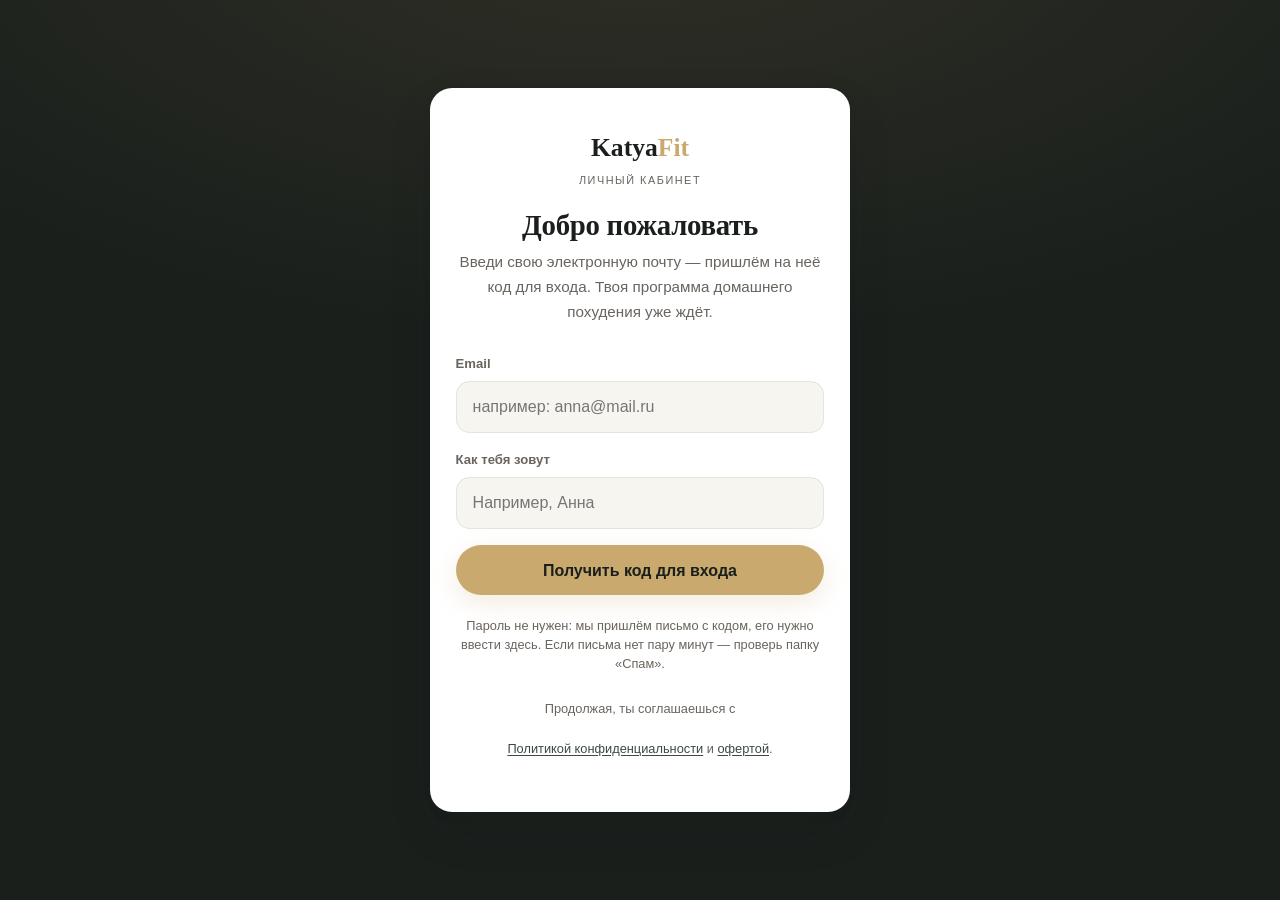
<file: day.html>
<!DOCTYPE html>
<html lang="ru">
<head>
    <meta charset="UTF-8">
    <meta name="viewport" content="width=device-width, initial-scale=1.0, viewport-fit=cover">
    <!-- Безопасность: при переезде на GitHub Pages пропали HTTP-заголовки CF (свои там нельзя) -> максимум возвращаем мета-тегами + фрейм-бастером. Детали: docs/МИГРАЦИЯ-ХОСТИНГА.md §13.1 -->
    <meta http-equiv="Content-Security-Policy" content="default-src 'self'; script-src 'self' 'unsafe-inline'; style-src 'self' https://fonts.googleapis.com 'unsafe-inline'; font-src 'self' https://fonts.gstatic.com; img-src 'self' data: blob: https://sxktnpupxcslzjrhisyw.supabase.co; connect-src 'self' https://sxktnpupxcslzjrhisyw.supabase.co wss://sxktnpupxcslzjrhisyw.supabase.co https://*.ingest.de.sentry.io; frame-src https://vkvideo.ru https://*.vkvideo.ru; frame-ancestors 'none'; base-uri 'self'; form-action 'self'; object-src 'none'">
    <meta name="referrer" content="strict-origin-when-cross-origin">
    <script src="js/frame-buster.js?v=0.6.91"></script>
    <meta name="robots" content="noindex, nofollow">
    <meta name="theme-color" content="#1a1f1c">
    <link rel="icon" href="favicon.svg?v=0.6.91" type="image/svg+xml">
    <link rel="apple-touch-icon" href="apple-touch-icon.png?v=0.6.91">
    <link rel="manifest" href="manifest.webmanifest?v=0.6.91">
    <meta name="mobile-web-app-capable" content="yes">
    <meta name="apple-mobile-web-app-capable" content="yes">
    <meta name="apple-mobile-web-app-status-bar-style" content="black-translucent">
    <meta name="apple-mobile-web-app-title" content="KatyaFit">
    <title>День программы · Личный кабинет KatyaFit</title>
    <link rel="preconnect" href="https://fonts.googleapis.com">
    <link rel="preconnect" href="https://fonts.gstatic.com" crossorigin>
    <link href="https://fonts.googleapis.com/css2?family=Cormorant+Garamond:wght@600;700&family=Inter:wght@300;400;500;600;700&family=Plus+Jakarta+Sans:wght@500;600;700&display=swap" rel="stylesheet">
    <link rel="stylesheet" href="css/tokens.css?v=0.6.91">
    <link rel="stylesheet" href="css/cabinet.css?v=0.6.91">
</head>
<body>
    <header class="topbar">
        <div class="container topbar__inner">
            <a class="brand" href="dashboard.html">
                <span class="brand__logo">Katya<b>Fit</b></span>
                <span class="brand__sub">Кабинет</span>
            </a>
            <div class="topbar__user">
                <span class="avatar" data-user-avatar>К</span>
                <span class="is-skel" data-user-name></span>
                <a href="#" class="topbar__logout" data-logout>Выйти</a>
            </div>
        </div>
    </header>

    <main class="day-page" data-day-page>
        <div class="container" data-day-root></div>
    </main>

    <!-- Залипающая кнопка (для текущего дня) -->
    <div class="day-cta" data-cta hidden>
        <div class="container"><button class="btn btn--gold" data-open-finish>Завершить день →</button></div>
    </div>

    <!-- Шторка «Завершить день» -->
    <div class="sheet-overlay" data-finish-sheet>
        <div class="sheet" role="dialog" aria-modal="true" aria-labelledby="finish-title">
            <div class="sheet__grab"></div>
            <button class="sheet__close" data-sheet-close aria-label="Закрыть">✕</button>

            <!-- Шаг 1: настроение -->
            <div class="sheet-step" data-step="mood">
                <h2 id="finish-title">Как прошёл день?</h2>
                <p class="sheet-sub">Отметь честно — это поможет Кате видеть твой настрой.</p>
                <div class="habit-summary" data-habit-summary></div>
                <div class="habit-summary habit-summary--nutri" data-nutri-summary hidden></div>
                <div class="mood-opts">
                    <button class="mood-opt" data-mood="great"><span class="emo">💪</span> Всё получилось</button>
                    <button class="mood-opt" data-mood="partial"><span class="emo">🙂</span> Получилось частично</button>
                    <button class="mood-opt" data-mood="hard"><span class="emo">😮‍💨</span> Было тяжело</button>
                </div>
                <p class="sheet-err" data-finish-err hidden></p>
            </div>

            <!-- Шаг 2: поздравление -->
            <div class="sheet-step sheet-done" data-step="done" hidden>
                <div class="emo">🎉</div>
                <h2 data-done-title>День завершён!</h2>
                <p data-done-text>Завтра тебя ждёт новый день.</p>
                <a class="btn btn--gold btn--block" href="dashboard.html">Вернуться к программе</a>
                <a class="btn btn--ghost btn--block sheet-done__anketa" href="dashboard.html#anketa" data-done-anketa hidden>Заполнить анкету — посчитаем питание под тебя</a>
            </div>
        </div>
    </div>

    <!-- Шторка «Рецепт» — пошаговое приготовление блюда дня (кнопка в раскрытом блюде) -->
    <div class="sheet-overlay" data-recipe-sheet>
        <div class="sheet sheet--recipe" role="dialog" aria-modal="true" aria-labelledby="recipe-title">
            <div class="sheet__grab"></div>
            <button class="sheet__close" data-recipe-close aria-label="Закрыть">✕</button>
            <div class="rec-slot" data-recipe-slot></div>
            <h2 id="recipe-title" data-recipe-title></h2>
            <div class="rec-body" data-recipe-body></div>
        </div>
    </div>

    <!-- Шторка «Собери замену» — пошаговый визард замены блюда: белок → гарнир →
         жир (жир можно пропустить); у перекуса (слот 20%) один шаг — вкусняшки -->
    <div class="sheet-overlay" data-wiz-sheet>
        <div class="sheet sheet--wiz" role="dialog" aria-modal="true" aria-labelledby="wiz-title">
            <div class="sheet__grab"></div>
            <button class="sheet__close" data-wiz-close aria-label="Закрыть">✕</button>
            <div class="rec-slot" data-wiz-slot></div>
            <h2 id="wiz-title">Собери замену</h2>
            <div class="wiz-prog" data-wiz-prog></div>
            <div class="wiz-sum" data-wiz-sum></div>
            <div data-wiz-body></div>
        </div>
    </div>

    <script src="js/vendor/supabase.js?v=0.6.91"></script>
    <script src="js/vendor/sentry.js?v=0.6.91"></script>
    <script src="js/sentry-init.js?v=0.6.91"></script>
    <script src="js/supabase.js?v=0.6.91"></script>
    <script src="js/error-report.js?v=0.6.91"></script>
    <script src="js/program-data.js?v=0.6.91"></script>
    <script src="js/nutrition-scale.js?v=0.6.91"></script>
    <script src="js/nutrition-data.js?v=0.6.91"></script>
    <script src="js/app.js?v=0.6.91"></script>
    <script>
        (async () => {
            if (!(await requireAuth())) return;
            initTopbar();

            const root = document.querySelector('[data-day-root]');
            const cta = document.querySelector('[data-cta]');
            const sheet = document.querySelector('[data-finish-sheet]');
            // Экранируем и кавычки — на случай использования в атрибутах разметки.
            function escapeHtml(s){ const d=document.createElement('div'); d.textContent=s; return d.innerHTML.replace(/"/g,'&quot;').replace(/'/g,'&#39;'); }

            // Состояние блока питания: план дня + галочки «съедено» по приёмам,
            // добор и замены из Конструктора.
            // С 0.6.87 (30.09.2026) хранится В БАЗЕ, у каждого дня программы своё
            // (day_logs.nutri через KF.saveNutri): участницы жаловались, что «за
            // сутки все галочки пропадают» — раньше был один слот localStorage на
            // СЕГОДНЯ, и в полночь, на другом телефоне или во встроенном браузере
            // Telegram всё обнулялось. localStorage остаётся копией на случай
            // долгого обрыва связи: при открытии берём более свежую из двух.
            let nutri = null;
            let planMeals = null; // приёмы текущего дня — для шторки «Рецепт»
            const NUTRI_LS_OLD = 'kf_nutri_v1';   // старый формат: один слот «сегодня»
            function nutriKey() { return 'kf_nutri_v2_' + (KF._uid() || '') + '_' + N; }
            function nutriToday() {
                const d = new Date();
                return d.getFullYear() + '-' + String(d.getMonth() + 1).padStart(2, '0') + '-' + String(d.getDate()).padStart(2, '0');
            }
            // Снимок счёта для хранения. null — отметок нет.
            // norm — личная норма, под которую собран ЭТОТ день. Обновила анкету
            // (вес/активность) — порции пересчитались, добавочные приёмы могли
            // появиться или исчезнуть, и номера приёмов разъехались бы: галочки
            // встали бы не на ту еду. Тогда счёт начинаем заново.
            function nutriState() {
                const repl = {};
                Object.keys(nutri.repl).forEach(i => {
                    const items = nutri.repl[i].items;
                    // q — label чипа быстрой замены (для подсветки после перезагрузки)
                    if (items && items.length) repl[i] = { items: items, q: nutri.repl[i].q || null };
                });
                const eaten = Object.keys(nutri.eaten);
                if (!nutri.added.length && !Object.keys(repl).length && !eaten.length) return null;
                return { norm: nutri.t ? nutri.t.kcal : 0, added: nutri.added, repl: repl, eaten: eaten };
            }
            const stateJson = s => s ? JSON.stringify({ norm: s.norm || 0, added: s.added || [], repl: s.repl || {}, eaten: s.eaten || [] }) : 'null';
            let nutriSaved = 'null';   // что сейчас лежит в базе (чтобы не писать одно и то же)
            let nutriTimer = null;
            let nutriKeepOld = false;  // отметки под старую норму: не затирать пустым счётом
            // Каждое изменение: сразу копия в localStorage, в базу — через 1,2 с
            // тишины (тапы по Конструктору идут очередью — одна запись вместо десяти).
            function nutriSave() {
                if (!nutri) return;
                const st = nutriState();
                if (nutriKeepOld) { if (!st) return; nutriKeepOld = false; }
                try {
                    if (st) localStorage.setItem(nutriKey(), JSON.stringify(Object.assign({ at: Date.now() }, st)));
                    else localStorage.removeItem(nutriKey());
                } catch (e) { /* приватный режим/квота — останется только база */ }
                if (stateJson(st) === nutriSaved) return;
                clearTimeout(nutriTimer);
                nutriTimer = setTimeout(nutriFlush, 1200);
            }
            async function nutriFlush() {
                clearTimeout(nutriTimer); nutriTimer = null;
                if (!nutri) return;
                const st = nutriState();
                const json = stateJson(st);
                if (json === nutriSaved) return;
                const r = await KF.saveNutri(N, st ? Object.assign({ at: Date.now() }, st) : null);
                if (r && r.ok) {
                    nutriSaved = json;
                    // Старый слот «сегодня» этого дня больше не нужен — всё в базе.
                    try { const o = JSON.parse(localStorage.getItem(NUTRI_LS_OLD) || 'null'); if (o && o.day === N) localStorage.removeItem(NUTRI_LS_OLD); } catch (e) {}
                }
            }
            // Свернула приложение / ушла со страницы — не ждём 1,2 с, пишем сразу.
            document.addEventListener('visibilitychange', () => { if (document.visibilityState === 'hidden' && nutriTimer) nutriFlush(); });
            window.addEventListener('pagehide', () => { if (nutriTimer) nutriFlush(); });
            function nutriRestore() {
                try {
                    // Кандидаты: база, копия этого телефона, старый слот «сегодня»
                    // (отметки, сделанные до обновления кабинета, не теряем).
                    // Берём самый свежий по отметке времени at.
                    const srv = KF.getNutri(N);
                    nutriSaved = stateJson(srv);
                    const cands = [];
                    if (srv && typeof srv === 'object') cands.push(srv);
                    try { const loc = JSON.parse(localStorage.getItem(nutriKey()) || 'null'); if (loc && typeof loc === 'object') cands.push(loc); } catch (e) {}
                    try {
                        const old = JSON.parse(localStorage.getItem(NUTRI_LS_OLD) || 'null');
                        if (old && old.day === N && old.date === nutriToday()) cands.push(Object.assign({}, old, { at: 1 }));
                    } catch (e) {}
                    if (!cands.length) return;
                    cands.sort((a, b) => (+b.at || 0) - (+a.at || 0));
                    const s = cands[0];
                    // Норма сменилась (обновила анкету) — состав дня другой,
                    // старые отметки к нему не относятся (см. nutriState). Но и не
                    // стираем их, пока она сама ничего не отметила заново.
                    if ((s.norm || 0) !== (nutri.t ? nutri.t.kcal : 0)) { nutriKeepOld = true; return; }
                    const okItem = a => a && typeof a.name === 'string' &&
                        [a.kcal, a.p, a.f, a.c].every(v => typeof v === 'number' && isFinite(v));
                    (Array.isArray(s.added) ? s.added : []).forEach(a => { if (okItem(a)) nutri.added.push(a); });
                    Object.keys(s.repl || {}).forEach(i => {
                        if (!nutri.meals[i]) return;
                        const items = ((s.repl[i] || {}).items || []).filter(okItem);
                        if (items.length) nutri.repl[i] = { items: items,
                            q: typeof (s.repl[i] || {}).q === 'string' ? s.repl[i].q : null };
                    });
                    (Array.isArray(s.eaten) ? s.eaten : []).forEach(i => { if (nutri.meals[i]) nutri.eaten[i] = true; });
                } catch (e) { /* битое хранилище — просто чистый счёт */ }
            }

            function getDayNum() {
                // parseInt: дробное/мусорное ?day= не должно рисовать «День 2.5».
                const n = parseInt(new URLSearchParams(location.search).get('day'), 10);
                return (n >= 1 && n <= 28) ? n : KF.activeDay();
            }
            const N = getDayNum();
            const state = dayState(N);
            // Пройденный день — справочник, не рабочий стол: галочки задач и весь
            // интерактив счёта питания (съедено/замены/добор) живут только на
            // ТЕКУЩЕМ дне (жалоба владельца 11.07.2026 — прожитое менять нельзя).
            const liveDay = (state === 'today');

            // Контент дня берём с сервера (program_days, RLS). Закрытый день
            // сервер не отдаёт (d === null) — это и есть настоящий замок.
            // Таймаут + catch: зависший/упавший запрос (флаки-сеть до Supabase)
            // раньше оставлял страницу пустой или рисовал ложный «замок» на
            // открытом дне — теперь это отдельный экран «проверь интернет».
            let d = null;
            if (state !== 'locked') {
                const loadDay = Promise.race([
                    KF.getDay(N).catch(() => null),
                    new Promise(res => setTimeout(() => res(null), 8000)),
                ]);
                // Меню питания дня N (+ N+1 для «Что готовить завтра») и таблицы
                // замен переехали под серверный замок (nutrition_days /
                // nutrition_reference, RLS по тарифу, ?v=0.6.91). Грузим ПАРАЛЛЕЛЬНО
                // с контентом дня — свой таймаут/фолбэк внутри loadNutrition, поэтому
                // рендер не ждёт лишнего. Вне тарифа день закрыт — питание не тянем.
                const loadNutri = KF.dayBeyondTier(N)
                    ? Promise.resolve()
                    : KF.loadNutrition({ days: [N, N + 1], reference: true });
                const res = await Promise.all([loadDay, loadNutri]);
                d = res[0];
            }

            // SVG-замок (общий для обоих экранов закрытого дня)
            const LOCK_SVG = '<svg width="44" height="44" viewBox="0 0 24 24" fill="none" stroke="currentColor" stroke-width="1.6" stroke-linecap="round" stroke-linejoin="round"><rect x="5.5" y="10.5" width="13" height="9" rx="2"/><path d="M8.2 10.5V8a3.8 3.8 0 0 1 7.6 0v2.5"/></svg>';

            // ─── Закрытый день (замки решает клиентское состояние + тариф),
            // отдельно — сетевой сбой на ОТКРЫТОМ дне (день должен быть, а не пришёл)
            if (state !== 'locked' && !KF.dayBeyondTier(N) && !d) {
                root.innerHTML =
                    '<a class="back-link" href="dashboard.html">← К календарю</a>' +
                    '<div class="day-block day-locked">' +
                    '<div class="day-locked__icon"><svg width="44" height="44" viewBox="0 0 24 24" fill="none" stroke="currentColor" stroke-width="1.6" stroke-linecap="round" stroke-linejoin="round"><path d="M4.5 9.5a11 11 0 0 1 15 0"/><path d="M7.5 12.7a7 7 0 0 1 9 0"/><path d="M10.4 15.8a3 3 0 0 1 3.2 0"/><circle cx="12" cy="18.6" r="0.4"/></svg></div>' +
                    '<h2>Не получилось загрузить день</h2>' +
                    '<p>Похоже, интернет барахлит — день не пришёл с сервера. Проверь связь и попробуй ещё раз.</p>' +
                    '<button type="button" class="btn btn--gold" data-retry>Обновить страницу</button></div>';
                root.querySelector('[data-retry]').addEventListener('click', () => location.reload());
            } else if (state === 'locked' || !d) {
                if (KF.dayBeyondTier(N)) {
                    // День вне тарифа (пробный: дни 4+) → стена с предложением открыть полный доступ.
                    root.innerHTML =
                        '<a class="back-link" href="dashboard.html">← К календарю</a>' +
                        '<div class="day-block day-locked day-locked--upsell">' +
                        '<div class="day-locked__icon">' + LOCK_SVG + '</div>' +
                        '<h2>Это уже в полной программе</h2>' +
                        '<p>В пробном доступе открыты первые дни. Дальше — все 28 дней: видео-тренировки Кати и питание на каждый день.</p>' +
                        '<a class="btn btn--gold" href="' + KF_UPGRADE_URL + '" target="_blank" rel="noopener">Купить полный доступ</a>' +
                        '<a class="back-link back-link--center" href="dashboard.html">Вернуться к программе</a></div>';
                } else {
                    root.innerHTML =
                        '<a class="back-link" href="dashboard.html">← К календарю</a>' +
                        '<div class="day-block day-locked">' +
                        '<div class="day-locked__icon">' + LOCK_SVG + '</div>' +
                        '<h2>День ' + N + ' ещё закрыт</h2>' +
                        '<p>Сначала заверши текущий день — и этот откроется. Сейчас доступен день ' + KF.activeDay() + '.</p>' +
                        '<a class="btn btn--gold" href="day.html?day=' + KF.activeDay() + '">Перейти к текущему дню</a></div>';
                }
            } else {
                renderDay();
            }

            function renderDay() {
                const meta = TYPE_META[d.type];
                const isDone = (state === 'done');
                let html = '';

                // Линейные SVG-иконки заголовков блоков (в тон календарю).
                const _bi = 'viewBox="0 0 24 24" fill="none" stroke="currentColor" stroke-width="1.8" stroke-linecap="round" stroke-linejoin="round"';
                const IC_WORKOUT = '<svg ' + _bi + '><path d="M6.5 8v8M3.5 9.5v5M17.5 8v8M20.5 9.5v5M6.5 12h11"/></svg>';
                const IC_MEAL = '<svg ' + _bi + '><path d="M5 3v6.5a2.5 2.5 0 0 0 2.5 2.5 2.5 2.5 0 0 0 2.5-2.5V3"/><path d="M7.5 12v9"/><path d="M16.5 21V3"/><path d="M16.5 3c2 1 2 6 0 7.5"/></svg>';
                const IC_TASK = '<svg ' + _bi + '><rect x="5" y="4" width="14" height="17" rx="2"/><path d="M9 4V3.2a1 1 0 0 1 1-1h4a1 1 0 0 1 1 1V4"/><path d="M8.5 12.5l2.2 2.2 4.3-4.3"/></svg>';

                html += '<a class="back-link" href="dashboard.html">← К календарю</a>';
                html += '<header class="day-header">' +
                    '<div class="day-header__eyebrow">Неделя ' + d.week + ' · ' + meta.tag + '</div>' +
                    '<h1>День ' + N + '. ' + escapeHtml(d.title) + '</h1>' +
                    '<p>' + escapeHtml(d.focus) + '</p>' +
                    (isDone ? '<span class="done-pill">✓ День пройден</span>' : '') +
                    '</header>';

                if (d.workout || d.type === 'workout') {
                    let bodyHtml;
                    // Вне тарифа сервер присылает workout пустым (0027), но день всё
                    // равно тренировочный — показываем замок и предложение купить.
                    if (!d.workout || !KF.showsWorkouts(N)) {
                        // Тариф «только питание»: тренировка под замком + предложение открыть полный.
                        bodyHtml = '<div class="video-frame video-frame--soon workout-locked">' +
                            '<div class="video-soon">' +
                                '<svg width="34" height="34" viewBox="0 0 24 24" fill="none" stroke="currentColor" stroke-width="1.6" stroke-linecap="round" stroke-linejoin="round"><rect x="5.5" y="10.5" width="13" height="9" rx="2"/><path d="M8.2 10.5V8a3.8 3.8 0 0 1 7.6 0v2.5"/></svg>' +
                                '<p>Видео-тренировка в твой тариф не входит</p>' +
                                '<a class="btn btn--gold" href="' + KF_UPGRADE_URL + '" target="_blank" rel="noopener">Купить тренировки</a>' +
                            '</div></div>';
                    } else {
                        // Курс лежит на VK Видео (решение 20.07.2026), поле workout.vk =
                        // {oid, id, hash}. hash — ключ встраивания: без него скрытое «по
                        // ссылке» видео не откроется у участницы. Значения проверяем сами,
                        // а не доверяем БД: иначе строка из jsonb уедет прямо в src.
                        const vk = d.workout.vk;
                        const vkOk = vk && /^-\d{1,20}$/.test(String(vk.oid)) &&
                                          /^\d{1,20}$/.test(String(vk.id)) &&
                                          /^[0-9a-f]{8,64}$/.test(String(vk.hash || ''));

                        // YouTube оставлен запасным вариантом. Плейсхолдеры Фазы 1 (в т.ч.
                        // демо-id) НЕ встраиваем — иначе участница увидит чужой ролик.
                        const yt = (d.workout.yt || '').trim();
                        const PLACEHOLDERS = ['', 'placeholder', 'dQw4w9WgXcQ'];
                        const ytOk = !PLACEHOLDERS.includes(yt) && /^[\w-]{11}$/.test(yt);

                        if (vkOk) {
                            const src = 'https://vkvideo.ru/video_ext.php?oid=' + encodeURIComponent(vk.oid) +
                                        '&id=' + encodeURIComponent(vk.id) +
                                        '&hash=' + encodeURIComponent(vk.hash) + '&hd=2' +
                                        '&js_api=1';   // плеер сообщает, сколько посмотрели (kfWatchVideo)
                            bodyHtml = '<div class="video-frame"><iframe src="' + src + '" title="Тренировка" allow="autoplay; encrypted-media; fullscreen; picture-in-picture; screen-wake-lock" frameborder="0" allowfullscreen></iframe></div>';
                        } else if (ytOk) {
                            bodyHtml = '<div class="video-frame"><iframe src="https://www.youtube-nocookie.com/embed/' + encodeURIComponent(yt) + '" title="Тренировка" allow="accelerometer; autoplay; clipboard-write; encrypted-media; gyroscope; picture-in-picture" allowfullscreen></iframe></div>';
                        } else {
                            bodyHtml = '<div class="video-frame video-frame--soon"><div class="video-soon">' +
                                '<svg class="ic-lg" viewBox="0 0 24 24" fill="none" stroke="currentColor" stroke-width="1.6" stroke-linecap="round" stroke-linejoin="round"><rect x="2.5" y="5" width="19" height="14" rx="2.5"/><path d="M10.2 9.4l4.6 2.6-4.6 2.6z"/></svg>' +
                                '<p>Видео-тренировка скоро появится здесь</p></div></div>';
                        }
                    }
                    // Вне тарифа workout пустой (0027) — подпись берём общую,
                    // иначе обращение к d.workout.title роняет всю страницу.
                    const workoutSub = d.workout
                        ? escapeHtml(d.workout.title) + ' · ' + escapeHtml(d.workout.dur)
                        : 'Входит в полный доступ';
                    html += '<section class="day-block">' +
                        '<div class="day-block__head"><span class="ic">' + IC_WORKOUT + '</span>' +
                            '<div><h2>Тренировка дня</h2><div class="sub">' + workoutSub + '</div></div></div>' +
                        bodyHtml +
                        '</section>';
                }

                html += renderNutrition(IC_MEAL);

                const saved = KF.getHabits(N);
                let habitsHtml = '';
                d.habits.forEach((h, idx) => {
                    // Стрик «N дн. подряд» — маленькая награда за постоянство (от 2 дней).
                    const s = KF.habitStreak(N, idx);
                    // Пройденный день зафиксирован: галочки только на просмотр
                    // (жалоба владельца 11.07.2026 — задачи дней 1–6 можно было менять).
                    habitsHtml += '<label class="habit"><input type="checkbox" data-habit="' + idx + '" ' + (saved[idx] ? 'checked' : '') + (isDone ? ' disabled' : '') + '>' +
                        '<span class="box"></span><span class="label">' + escapeHtml(h) +
                        '<span class="habit-streak" data-habit-streak="' + idx + '"' + (s >= 2 ? '' : ' hidden') + '>🔥 ' + s + ' дн. подряд</span>' +
                        '</span></label>';
                });
                html += '<section class="day-block">' +
                    '<div class="day-block__head"><span class="ic">' + IC_TASK + '</span>' +
                        '<div><h2>Задачи на день</h2><div class="sub">' + (isDone ? 'День пройден — задачи зафиксированы' : 'Отмечай по ходу дня') + '</div></div></div>' +
                    '<div class="habits' + (isDone ? ' habits--done' : '') + '">' + habitsHtml + '</div></section>';

                root.innerHTML = html;

                // Журнал действий: до каких блоков дня участница долистала.
                kfWatchSeen(root.querySelectorAll('.day-block'), el => {
                    const h = el.querySelector('h2, h3');
                    return 'день ' + N + ': ' + (h ? h.textContent.replace(/\s+/g, ' ').trim().slice(0, 60) : 'блок');
                });

                // Журнал: сколько минут тренировки посмотрела (плеер ВК, js_api=1).
                // Любой сбой здесь не должен ронять страницу дня.
                try { kfWatchVideo(root.querySelector('.video-frame iframe[src*="video_ext.php"]'), N); } catch (e) {}

                // Кнопка «Обновить» в фолбэке питания (меню не пришло с сервера).
                const nutriRetry = root.querySelector('[data-nutri-retry]');
                if (nutriRetry) nutriRetry.addEventListener('click', () => location.reload());

                if (!isDone) root.querySelectorAll('[data-habit]').forEach(cb => {
                    cb.addEventListener('change', async () => {
                        const r = await KF.setHabit(N, +cb.dataset.habit, cb.checked);
                        // Сбой сети — вернуть чекбокс как было (иначе после F5 галочка «пропадёт»).
                        if (!r || !r.ok) { cb.checked = !cb.checked; return; }
                        // Обновить стрик вживую: отметила — увидела «🔥 N дн. подряд».
                        const st = root.querySelector('[data-habit-streak="' + cb.dataset.habit + '"]');
                        if (st) {
                            const s = KF.habitStreak(N, +cb.dataset.habit);
                            st.textContent = '🔥 ' + s + ' дн. подряд';
                            st.hidden = s < 2;
                        }
                    });
                });

                // «Собери по Конструктору ↓» / «заменить порцию» — раскрыть таблицы и
                // доскроллить. Группы НЕ раскрываем: аккордеон «одна шторка» (app.js)
                // всё равно оставил бы одну — участница откроет нужную сама.
                root.querySelectorAll('[data-con-jump]').forEach(btn => {
                    btn.addEventListener('click', () => {
                        const con = root.querySelector('details[data-con-tables]');
                        if (!con) return;
                        con.open = true;
                        con.scrollIntoView({ behavior: 'smooth', block: 'start' });
                    });
                });

                // Живой счётчик «съедено + добор»: тап по строке Конструктора → в счёт.
                wireNutri();

                // Кнопка «Завершить» — только для текущего незавершённого дня
                if (state === 'today') {
                    cta.hidden = false;
                    document.querySelector('[data-day-page]').classList.add('has-cta');
                    // Анкета больше НЕ запирает День 1 (30.09.2026: из 7 тест-драйвов
                    // ни одна не прошла первый день — облегчаем старт). Без анкеты
                    // питание считается по базовой норме; после завершения дня
                    // шторка «поздравляем» зовёт заполнить анкету (data-done-anketa).
                    initFinishFlow();
                }
            }

            // ─── Блок «План питания» (методичка Кати 80/20, см. nutrition-data.js) ───
            function renderNutrition(icon) {
                const plan = (typeof nutritionDay === 'function') ? nutritionDay(N) : null;

                // Меню приходит с сервера (nutrition_days, RLS по тарифу, ?v=0.6.91).
                // На ОТКРЫТОМ дне plan === null означает сбой/таймаут загрузки (сеть
                // из РФ иногда висит — своя защита в KF.loadNutrition): мягко
                // предлагаем обновиться, но НЕ роняем блок. Как запасной контент —
                // простое меню из program_days (d.meals), чтобы экран не был пустым.
                if (!plan) {
                    let total = 0, rows = '';
                    (d.meals || []).forEach(m => {
                        total += (m.kcal || 0);
                        rows += '<div class="meal"><div class="meal__when">' + escapeHtml(m.when || '') + '</div>' +
                            '<div class="meal__body"><h4>' + escapeHtml(m.name || '') + '</h4><p>' + escapeHtml(m.desc || '') + '</p></div>' +
                            (m.kcal ? '<div class="meal__kcal">' + m.kcal + ' ккал</div>' : '') + '</div>';
                    });
                    return '<section class="day-block"><div class="day-block__head"><span class="ic">' + icon + '</span>' +
                        '<div><h2>План питания</h2><div class="sub">Не удалось загрузить твой план — проверь интернет</div></div></div>' +
                        '<div class="nutri-reload"><p>Похоже, связь барахлит и меню не пришло с сервера.</p>' +
                        '<button type="button" class="btn btn--gold" data-nutri-retry>Обновить страницу</button></div>' +
                        (rows ? '<div class="meals">' + rows + '</div>' +
                            (total ? '<div class="meals__total">Пока показываем пример: <b>' + total + ' ккал</b></div>' : '') : '') +
                        '</section>';
                }

                planMeals = plan.meals; // шторка «Рецепт» берёт блюдо по индексу отсюда

                // Дневной бюджет калорий по Миффлину (под возраст/рост/вес). Идея Кати:
                // участница видит, сколько калорий ест по плану и сколько ещё можно добрать.
                const t = KF.nutritionTargets();
                let normHtml;
                if (t) {
                    normHtml = '<div class="nutri-norm">' +
                        '<div class="nutri-norm__kcal"><b>' + t.kcal + '</b> ккал' +
                            // Норму поставила Катя вручную (profiles.kcal_override) — анкета
                            // её не меняет, поэтому ссылку «изменить» не показываем.
                            (t.manual
                                ? '<span>твой бюджет на день · норму подобрала Катя</span></div>'
                                : '<span>твой бюджет на день · активность: ' + t.activity.label.toLowerCase() +
                                  ' <a href="dashboard.html#anketa" class="nutri-norm__edit">изменить</a></span></div>') +
                        '<div class="nutri-norm__macros">' +
                            '<span><i>Б</i>' + t.protein + ' г</span>' +
                            '<span><i>Ж</i>' + t.fat + ' г</span>' +
                            '<span><i>У</i>' + t.carb + ' г</span>' +
                        '</div></div>';
                } else {
                    normHtml = '<a class="nutri-norm nutri-norm--empty" href="dashboard.html#anketa">' +
                        'Заполни анкету — рассчитаем твой дневной бюджет калорий под возраст и вес →</a>';
                }

                // Порции пересчитаны под личную норму (?v=0.6.91). Раньше план был
                // один на всех (≈1200 ккал), и разницу до своей нормы участница
                // добирала руками. Теперь граммы в блюдах уже её — говорим об этом
                // прямо, иначе непонятно, почему у неё «170 г», а у подруги «250 г».
                if (plan.personal > 0) {
                    normHtml += '<div class="nutri-personal">' +
                        '<svg viewBox="0 0 24 24" fill="none" stroke="currentColor" stroke-width="2.2" stroke-linecap="round" stroke-linejoin="round" aria-hidden="true"><path d="M5 12.5l4.2 4.2L19 7.5"/></svg>' +
                        '<span>Порции в плане уже пересчитаны под твою норму — добирать ничего не нужно.</span></div>' +
                        qaHtml('Почему порции именно такие?',
                            '<p><b>План подстроен лично под тебя.</b> Мы взяли твою норму из анкеты — возраст, рост, вес, активность — и пересчитали под неё вес продуктов в каждом блюде. Поэтому у тебя может быть 250 г курицы, а у другой участницы того же дня — 170 г. Оба варианта правильные: у вас разные нормы.</p>' +
                            '<p><b>Взвешивай столько, сколько написано у тебя.</b> Все цифры в плане, в рецепте и в списке покупок — уже твои. Ничего пересчитывать и ничего добавлять «на глаз» не нужно.</p>' +
                            '<p><b>Откуда берётся лишний приём пищи.</b> Если твоя норма большая, одними порциями её не набрать — пришлось бы съедать по тарелке каши за раз. Поэтому часть еды мы выносим в отдельный приём: он помечен словами «под твою норму». Съесть его можно в любое удобное время дня.</p>' +
                            '<p><b>Изменился вес — обнови анкету.</b> Норма пересчитается, а вместе с ней и порции. Специально ничего пересчитывать не нужно: план обновится сам.</p>' +
                            '<p><b>Не лезет столько еды?</b> Это нормально в первые дни. Ешь спокойно, не через силу, и ориентируйся на шкалы бюджета — они покажут, чего не хватает. Со временем аппетит подстроится.</p>');
                }

                // Быстрые замены: 2–3 готовых варианта на блюдо — теперь живут на
                // первом экране шторки «Заменить» (минимализм 11.07.2026: на карточке
                // одна кнопка, варианты не мозолят глаза). На пройденном дне не нужны.
                const quickMap = liveDay ? buildQuickReplaces(plan) : {};

                // Блюда дня — раскрывающиеся карточки (свёрнуто: галочка «съедено» +
                // слот + короткое название + ккал; раскрыто: состав + замена).
                let rows = '';
                plan.meals.forEach((m, i) => { rows += mealCard(m, i, !!t, quickMap[i]); });

                // База дня (план) + добор и ЗАМЕНЫ из Конструктора живут в nutri; плашки
                // итога/бюджета/добора рисуются билдерами и перерисовываются paintNutri без
                // полного ре-рендера (чтобы не схлопывать раскрытые блюда/Конструктор).
                // repl[i] = { items:[...] } — блюдо i вычтено из счёта, вместо него items
                // (кладут чипы быстрых замен и шторка-визард «Собери замену»).
                const tot = nutritionDayTotals(plan);
                const mealMap = {};
                plan.meals.forEach((m, i) => {
                    if (m.p != null) mealMap[i] = { slot: m.slot, kcal: mealKcal(m), p: m.p, f: m.f, c: m.c };
                });
                nutri = {
                    t: t || null,
                    cheat: !!plan.cheat,
                    added: [],
                    meals: mealMap,
                    repl: {},
                    eaten: {},        // { i: true } — приём отмечен галочкой «съедено»
                    quick: quickMap,  // { i: [{label, kcal, items}] } — быстрые замены
                };
                nutriRestore(); // отметки этого дня — из базы (или более свежей копии телефона)

                const totalHtml = '<div class="nutri-total' + (tot.hasFree ? ' nutri-total--partial' : '') + '" data-nutri-total>' + totalInner() + '</div>';
                // Справка бюджета — пилюлей ПОД плашкой, слева, в один столбик с
                // «Как пользоваться планом?» (жалоба владельца 11.07.2026: пилюля
                // в углу плашки стояла справа, соседняя — слева, выглядело криво).
                // Живёт ВНЕ [data-nutri-budget]: paintNutri перерисовывает только
                // шкалы, раскрытая справка не захлопывается от каждой галочки.
                const budHelp = qaHtml('Как работает бюджет дня?',
                    '<p><b>Бюджет — это твоя личная норма еды на день:</b> сколько калорий, белка, жиров и углеводов нужно именно тебе. Мы посчитали её по твоей анкете — возраст, рост, вес и активность — по формуле, которой пользуются диетологи. Небольшой запас на похудение уже заложен. Если вес изменился — обнови анкету, и норма пересчитается.</p>' +
                    '<p><b>Почему шкалы четыре, а не одна.</b> Белок даёт сытость и бережёт мышцы. Жиры обязательны для женского здоровья: из них организм делает гормоны, от них зависят кожа и волосы — поэтому совсем без жиров худеть нельзя. Углеводы — это силы и энергия на день.</p>' +
                    '<p><b>Твоя цель — к вечеру заполнить каждую шкалу примерно на 100%.</b> Это не «есть поменьше», а наоборот — съесть свою норму целиком. Так вес уходит спокойно, без голода и срывов. Галочка ✓ рядом со шкалой означает: норма набрана.</p>' +
                    '<p><b>Если день не сходится идеально — ничего страшного.</b> Важнее всего уложиться в калории. Затем — набрать белок. Жиры и углеводы достаточно набрать примерно, плюс-минус 15%. Доедать через силу, лишь бы заполнить шкалу, не нужно.</p>' +
                    '<p><b>Откуда в шкалах цифры.</b> Шкалы растут, когда ты отмечаешь съеденное: галочки у приёмов пищи, добавки из «Замен и вкусняшек», «Свой продукт». Порции в плане уже пересчитаны под твою норму — если съешь всё по плану, шкалы заполнятся сами, добирать ничего не нужно.</p>' +
                    '<p><b>Съела больше нормы?</b> Изредка и немного — не страшно: просто со следующего приёма пищи вернись к плану. Устраивать «голодный день в наказание» не нужно.</p>' +
                    '<p><b>В день читмила</b> свободный ужин в шкалы не записываем: остаток бюджета после обычных приёмов — это и есть место для него.</p>');
                const budgetHtml = t
                    ? '<div class="nutri-budget"><div data-nutri-budget>' + budgetInner() + '</div></div>' + budHelp
                    : '<a class="nutri-budget nutri-budget--empty" href="dashboard.html#anketa">Заполни анкету — увидишь свой бюджет и сколько ещё можно съесть за день →</a>';
                const addedHtml = '<div class="nutri-added" data-nutri-added hidden></div>';

                // Вся обучающая «вода» — за раскрывашками (просьба владельца 10.07.2026):
                // по умолчанию экран чистый, по тапу — подробный ликбез для новичка.
                const helpHtml = qaHtml('Как пользоваться планом?',
                    '<p><b>Отмечай, что съела.</b> Слева от каждого приёма пищи есть кружок. Съела — нажми на кружок, появится галочка, и калории сами добавятся в счёт дня.</p>' +
                    '<p><b>Открывай блюдо, чтобы узнать подробности.</b> Нажми на строку с блюдом — она раскроется: увидишь состав, белки, жиры и углеводы, кнопку «Рецепт» с пошаговым приготовлением и кнопку «Заменить».</p>' +
                    '<p><b>Как понимать вес продуктов.</b> Крупная цифра в составе — вес сырого продукта или сухой крупы: столько нужно взвесить ДО готовки. Мелким серым рядом написано, сколько примерно получится в готовом виде на тарелке.</p>' +
                    '<p><b>Не нравится блюдо — замени.</b> Раскрой блюдо и нажми «Заменить»: можно выбрать готовый вариант одним нажатием или собрать свою замену по шагам. Калории пересчитаются сами: старое блюдо вычтется, новое добавится.</p>' +
                    '<p><b>Съела что-то не из плана?</b> Ниже есть раздел «Свой продукт»: впиши название и калории — они добавятся в счёт.</p>' +
                    '<p><b>Отметки хранятся до конца дня.</b> Можно закрыть кабинет и вернуться позже — всё останется на месте. Новый день начинается с чистого счёта.</p>' +
                    '<p><b>Не гонись за точностью до грамма.</b> Калории посчитаны по средним значениям и могут чуть отличаться от твоих продуктов. Это нормально — важна общая картина дня.</p>');
                // Теория бюджета — в «? Подробнее» прямо на плашке (budHelp выше).

                const cheatBanner = plan.cheat
                    ? '<div class="nutri-cheat"><span class="emo">🔥</span> Сегодня читмил: ужин свободный — можно то, чего давно хотелось. Завтрак и обед — по плану.</div>'
                    : '';
                // Пройденный день — только справочник: план и рецепты остаются, а весь
                // интерактив счёта (плашка «Съедено», шкалы бюджета, добор, «Свой
                // продукт», «завтра») — только на текущем дне: день прожит, счёт
                // зафиксирован, «поиграть галочками» задним числом нельзя.
                if (!liveDay) {
                    return '<section class="day-block">' +
                        '<div class="day-block__head"><span class="ic">' + icon + '</span>' +
                            '<div><h2>План питания</h2><div class="sub">' + escapeHtml(plan.phase) + ' · день пройден, план — для справки</div></div></div>' +
                        normHtml + cheatBanner +
                        '<div class="meals">' + rows + '</div>' +
                        renderConstructor(false) + '</section>';
                }

                return '<section class="day-block">' +
                    '<div class="day-block__head"><span class="ic">' + icon + '</span>' +
                        '<div><h2>План питания</h2><div class="sub">' + escapeHtml(plan.phase) + ' · любое блюдо можно заменить</div></div></div>' +
                    normHtml + cheatBanner +
                    '<div class="meals">' + rows + '</div>' +
                    totalHtml + budgetHtml + addedHtml + helpHtml +
                    renderCustom(!!t) + renderConstructor(!!t) + tomorrowHtml() + '</section>';
            }

            // ─── Хелперы блока питания (итог/бюджет/добор/карточки блюд) ───
            // Раскрывашка-подсказка: вместо постоянного обучающего текста — компактный
            // вопрос со значком «?», подробный ответ по тапу (просьба владельца
            // 10.07.2026 — минимализм для разобравшихся, ликбез для новичков).
            // body — доверенный HTML (наши тексты), q — простая строка.
            function qaHtml(q, body) {
                return '<details class="qa"><summary class="qa__q"><span class="qa__ic" aria-hidden="true">?</span>' +
                    q + '</summary><div class="qa__body">' + body + '</div></details>';
            }
            // Инлайн Б/Ж/У (для тёмной плашки итога).
            function macroMini(o) {
                return '<i><em class="mp">Б</em>' + o.p + '</i><i><em class="mf">Ж</em>' + o.f + '</i><i><em class="mc">У</em>' + o.c + '</i>';
            }
            // Состав блюда столбиком и короткое имя блюда: сама логика переехала
            // в nutrition-data.js (nutritionMealParts/nutritionMealName) — с
            // 11.07.2026 ей пользуется и список покупок «по дням и блюдам» на
            // дашборде. Здесь — тонкие обёртки, чтобы не трогать все вызовы.
            function mealParts(text) { return nutritionMealParts(text); }
            function mealShortName(text) { return nutritionMealName(text); }
            // Карточка блюда: <details> со свёрнутой сводкой и раскрытым составом.
            // i — индекс приёма в plan.meals (ключ замены), addable — есть бюджет
            // (анкета заполнена): тогда блюдо можно заменить сборкой из Конструктора.
            // qr — быстрые замены (готовые комбинации, замена одним тапом).
            function mealCard(m, i, addable, qr) {
                const kc = mealKcal(m), hasMacros = (m.p != null);
                let cls = 'meal-acc', tagTxt = '', tagCls = '';
                if (m.cheat) { cls += ' meal-acc--cheat'; tagTxt = 'читмил'; tagCls = 'cheat'; }
                else if (m.treat) { cls += ' meal-acc--treat'; tagTxt = 'слот 20%'; tagCls = 'treat'; }
                else if (m.diy) { cls += ' meal-acc--diy'; tagTxt = 'собери сам'; tagCls = 'diy'; }
                // Приём, добавленный под личную норму (?v=0.6.91): помечаем, чтобы
                // участница понимала, откуда он взялся и что это не ошибка плана.
                else if (m.extra) { cls += ' meal-acc--extra'; tagTxt = 'для тебя'; tagCls = 'extra'; }

                // Галочка «съедено» — только у приёмов с макросами (читмил/«собери
                // сам» в счёт не входят — их закрывает добор по Конструктору) и
                // только на ТЕКУЩЕМ дне: пройденный день — справочник без счёта.
                const eatBtn = (hasMacros && liveDay)
                    ? '<button type="button" class="meal-eat" data-meal-eat="' + i + '" aria-pressed="false" aria-label="Отметить приём съеденным">' +
                        '<svg viewBox="0 0 24 24" fill="none" stroke="currentColor" stroke-width="2.6" stroke-linecap="round" stroke-linejoin="round"><path d="M5 12.5l4.2 4.2L19 7.5"/></svg>' +
                      '</button>'
                    : '<span class="meal-eat meal-eat--free" aria-hidden="true"></span>';

                // Свёрнутая мета: [заменено] [бейдж] [ккал] — коротко, детали по тапу.
                let meta = '';
                if (hasMacros) meta += '<span class="meal-sum__tag tag--repl" data-repl-badge="' + i + '" hidden>заменено</span>';
                if (tagTxt) meta += '<span class="meal-sum__tag tag--' + tagCls + '">' + tagTxt + '</span>';
                // data-meal-k: при замене блюда paintNutri пишет сюда ккал замены,
                // а не старого блюда (иначе свёрнутая строка врала бы).
                if (hasMacros) meta += '<span class="meal-sum__k" data-meal-k="' + i + '">' + kc + ' ккал</span>';

                // Раскрытое: состав столбиком (первая строка = само блюдо) + двойные
                // веса ключевых продуктов + Б/Ж/У + замена. Читмил/«собери сам» —
                // это инструкция-предложение, оставляем абзацем.
                // Состав + cook + Б/Ж/У блюда ПЛАНА живут в обёртке [data-meal-orig]:
                // при замене paintNutri её прячет — карточка «становится» заменой
                // (иначе старый состав и Б/Ж/У оставались на виду и путали).
                let orig;
                if (m.cheat || m.diy) {
                    orig = '<p class="meal-exp__text">' + escapeHtml(m.text) + '</p>';
                } else {
                    let li = '';
                    mealParts(m.text).forEach(p => { li += '<li>' + escapeHtml(p) + '</li>'; });
                    orig = '<ul class="meal-exp__list">' + li + '</ul>';
                }
                // «Рецепт» — пошаговое приготовление всплывающей шторкой (поле rec
                // в данных; однострочный cook больше не рендерим — он вошёл в rec).
                if (m.rec && m.rec.length && !m.cheat && !m.diy) {
                    orig += '<button type="button" class="meal-recipe" data-recipe="' + i + '">' +
                        '<svg viewBox="0 0 24 24" fill="none" stroke="currentColor" stroke-width="1.8" stroke-linecap="round" stroke-linejoin="round"><path d="M4 5.5A2.5 2.5 0 0 1 6.5 3H20v15.5H6.5A2.5 2.5 0 0 0 4 21z"/><path d="M4 21V5.5"/><path d="M20 18.5H6.5"/><path d="M8.5 7.5h7M8.5 11h4.5"/></svg>' +
                        'Рецепт</button>';
                }
                if (hasMacros) {
                    // Ккал не повторяем — они в шапке карточки, видны и в раскрытом виде.
                    orig += '<div class="macros">' +
                        '<span class="mac"><i class="mp">Б</i>' + m.p + '</span>' +
                        '<span class="mac"><i class="mf">Ж</i>' + m.f + '</span>' +
                        '<span class="mac"><i class="mc">У</i>' + m.c + '</span></div>';
                }
                let body = '<div data-meal-orig="' + i + '">' + orig + '</div>';
                // «Слот 20%» — жаргон методички: объяснение спрятано за раскрывашку
                // (просьба владельца 10.07.2026 — не мозолить глаза разобравшимся).
                if (m.treat) {
                    const choice = /из таблиц|на выбор/i.test(m.text);
                    body += qaHtml('Что такое «слот 20%»?',
                        '<p>«Слот 20%» — это законное место для вкусного в твоём дне. 80% еды — полезная база (белки, гарниры, овощи), а 20% — <b>разрешённая порция удовольствия</b>: шоколад, зефир, мороженое — до 200 ккал в день.</p>' +
                        '<p>Это не «срыв», а часть плана: когда вкусняшка разрешена официально, тяга к сладкому не копится и не заканчивается перееданием.</p>' +
                        '<p>Вкусняшку можно выбрать любую — нажми кнопку «Заменить» ниже, откроется весь список. Главное правило: <b>одна вкусняшка в день</b>, в перекус или сразу после еды.</p>' +
                        (choice ? '<p>Цифры этого перекуса — примерные: выбери свою вкусняшку через «Заменить», и счёт станет точным.</p>' : ''));
                }
                if (hasMacros && liveDay) {
                    body += '<div class="meal-repl" data-meal-repl="' + i + '" hidden></div>';
                    if (addable) {
                        // Одна кнопка «Заменить» (минимализм, просьба владельца
                        // 11.07.2026): готовые варианты и сборка по шагам — внутри
                        // шторки, списки не мозолят глаза до нужного момента.
                        body += '<button type="button" class="con-jump" data-wiz-open="' + i + '">Заменить</button>';
                    } else {
                        // Без анкеты счёта нет — кнопка просто ведёт к таблицам.
                        body += '<button type="button" class="con-jump" data-con-jump>Заменить блюдо — таблицы замен ниже ↓</button>';
                    }
                } else if (m.cheat) {
                    body += '<div class="macros--free">Без подсчёта — наслаждайся 🔥</div>';
                } else if (m.diy) {
                    body += '<button type="button" class="con-jump" data-con-jump>Собери из таблиц замен ↓</button>';
                }

                // Свёрнутая строка — ТОЛЬКО слот («Завтрак/Обед/Ужин») крупно + ккал:
                // названия блюд обрезались многоточием и мозолили глаза (просьба
                // владельца 10.07.2026) — что внутри, видно по тапу.
                return '<details class="' + cls + '">' +
                    '<summary class="meal-sum">' + eatBtn +
                        '<span class="meal-sum__when">' + escapeHtml(m.slot) + '</span>' +
                        '<span class="meal-sum__meta">' + meta + '</span>' +
                    '</summary>' +
                    '<div class="meal-exp">' + body + '</div>' +
                    '</details>';
            }

            // Короткое имя строки Конструктора для чипов/заголовков: до первого «/»
            // или скобки («Куриное филе / индейка» → «Куриное филе», «Орехи (грецкие,
            // миндаль)» → «Орехи»).
            function shortItemName(name) {
                return name.split('/')[0].replace(/\(.*$/, '').trim();
            }
            // Строка «как приготовить» позиции замены — из rec её строки Конструктора
            // (по имени; «Свой продукт» и вкусняшки без rec — шага просто не будет).
            function conRecFor(name) {
                const con = nutritionConstructor();
                if (!con) return '';
                for (const g of con.groups)
                    for (const r of g.rows)
                        if (r.n === name && r.rec) return r.rec;
                return '';
            }
            // Вес позиции замены человеком: «135 г сырой · ≈ 95 г готового».
            // Направление сырой/сухой — как в Конструкторе (вес растёт → сухой).
            function replWeight(a) {
                const raw = a.raw || '', cooked = a.cooked || '';
                if (!raw) return cooked;
                if (!cooked || cooked === raw) return raw;
                const fn = s => { const m2 = String(s).match(/\d+/); return m2 ? +m2[0] : null; };
                const rw = fn(raw), cw = fn(cooked);
                const state = (rw != null && cw != null && cw > rw) ? 'сухой' : 'сырой';
                return raw + ' ' + state + ' · ≈ ' + cooked + ' готового';
            }

            // Вклад приёма i в счёт: заменённое блюдо считается своей заменой.
            function mealInto(i, e) {
                const r = nutri.repl[i];
                if (r) r.items.forEach(a => { e.k += a.kcal; e.p += a.p; e.f += a.f; e.c += a.c; });
                else { const m = nutri.meals[i]; e.k += m.kcal; e.p += m.p; e.f += m.f; e.c += m.c; }
            }
            // Съедено = отмеченные галочкой приёмы + добор из Конструктора
            // (добор — то, что тапнула, когда съела; считается сразу).
            function nutriEaten() {
                const e = { k: 0, p: 0, f: 0, c: 0 };
                Object.keys(nutri.meals).forEach(i => { if (nutri.eaten[i]) mealInto(i, e); });
                nutri.added.forEach(a => { e.k += a.kcal; e.p += a.p; e.f += a.f; e.c += a.c; });
                return e;
            }
            function nutriCounts() {
                const all = Object.keys(nutri.meals).length;
                const done = Object.keys(nutri.meals).filter(i => nutri.eaten[i]).length;
                return { all: all, done: done };
            }
            function totalInner() {
                const e = nutriEaten(), c = nutriCounts();
                const extra = (Object.keys(nutri.repl).length ? ' · замена' : '') +
                    (nutri.added.length ? ' · добор' : '');
                const lbl = 'Съедено · отмечено ' + c.done + ' из ' + c.all + extra;
                return '<span class="nutri-total__lbl">' + lbl + '</span>' +
                    '<span class="nutri-total__nums">≈ <b>' + e.k + '</b> ккал' + macroMini(e) + '</span>';
            }
            // Бюджет: 4 живые шкалы «съедено X из Y» — калории + Б/Ж/У (просьба
            // владельца 10.07.2026: полноценный бюджет, стремимся заполнить все
            // шкалы к концу дня; вся теория — в «Подробнее», текстов-подсказок нет).
            function budgetInner() {
                const t = nutri.t, e = nutriEaten();
                const r = v => Math.round(Math.abs(v) / 10) * 10;
                const left = t.kcal - e.k;
                // ✓ при 97–107% цели («день закрыт»), заметный перебор — золотом.
                // Люфт, чтобы 101–107% не выглядели ошибкой: цифры-то оценочные.
                // У белка перебор — не ошибка (сами советуем добирать белком):
                // «сверх» только от +35%, до того — цель закрыта ✓.
                function scale(lbl, val, goal, unit, protein) {
                    const pct = Math.min(100, Math.round(val / goal * 100));
                    const over = val > goal * (protein ? 1.35 : 1.07);
                    const done = !over && val >= goal * 0.97;
                    return '<div class="bud' + (done ? ' bud--done' : '') + (over ? ' bud--over' : '') + '">' +
                        '<div class="bud__t"><span>' + lbl + '</span>' +
                        '<b>' + Math.round(val) + ' <em>из ' + goal + ' ' + unit + '</em>' + (done ? ' <i>✓</i>' : '') + '</b></div>' +
                        '<div class="nutri-budget__bar"><i style="width:' + pct + '%"></i></div></div>';
                }
                return '<div class="nutri-budget__head"><span>Бюджет дня</span>' +
                    (left < 0
                        ? '<b class="over">+ ' + r(left) + ' ккал сверх</b>'
                        : '<b class="ok">осталось ≈ ' + r(left) + ' ккал</b>') + '</div>' +
                    scale('Калории', e.k, t.kcal, 'ккал') +
                    scale('Белок', e.p, t.protein, 'г', true) +
                    scale('Жиры', e.f, t.fat, 'г') +
                    scale('Углеводы', e.c, t.carb, 'г');
            }
            function addedInner() {
                if (!nutri || !nutri.added.length) return '';
                let chips = '';
                nutri.added.forEach((a, i) => {
                    chips += '<button type="button" class="add-chip" data-add-rm="' + i + '">' +
                        escapeHtml(a.name) + ' · ' + a.kcal + ' <span aria-hidden="true">✕</span></button>';
                });
                return '<div class="nutri-added__head"><span>Добор из таблиц</span>' +
                    '<button type="button" class="nutri-added__reset" data-add-reset>Сбросить</button></div>' +
                    '<div class="nutri-added__chips">' + chips + '</div>';
            }
            function paintNutri() {
                if (!nutri) return;
                const totEl = root.querySelector('[data-nutri-total]');
                const budEl = root.querySelector('[data-nutri-budget]');
                const addEl = root.querySelector('[data-nutri-added]');
                if (totEl) totEl.innerHTML = totalInner();
                if (budEl && nutri.t) budEl.innerHTML = budgetInner();
                if (addEl) { addEl.innerHTML = addedInner(); addEl.hidden = !nutri.added.length; }

                // Галочки «съедено» на карточках.
                Object.keys(nutri.meals).forEach(i => {
                    const btn = root.querySelector('[data-meal-eat="' + i + '"]');
                    if (!btn) return;
                    const on = !!nutri.eaten[i];
                    btn.classList.toggle('is-on', on);
                    btn.setAttribute('aria-pressed', on ? 'true' : 'false');
                    btn.closest('details').classList.toggle('meal-acc--eaten', on);
                });

                // Замены на карточках блюд: карточка «становится» заменой — состав
                // плана прячется, вместо него состав замены С ВЕСАМИ и Б/Ж/У замены;
                // свёрнутая строка показывает имя и ккал замены; выбранный чип
                // быстрой замены подсвечен; «Вернуть блюдо плана» возвращает всё.
                Object.keys(nutri.meals).forEach(i => {
                    const r = nutri.repl[i];
                    const box = root.querySelector('[data-meal-repl="' + i + '"]');
                    const badge = root.querySelector('[data-repl-badge="' + i + '"]');
                    if (badge) badge.hidden = !r;
                    // Ккал в свёрнутой строке: у заменённого блюда — сумма замены.
                    const kEl = root.querySelector('[data-meal-k="' + i + '"]');
                    if (kEl) kEl.textContent =
                        (r ? r.items.reduce((s, a) => s + a.kcal, 0) : nutri.meals[i].kcal) + ' ккал';
                    // Состав/Б-Ж-У блюда плана прячем, пока действует замена.
                    const orig = root.querySelector('[data-meal-orig="' + i + '"]');
                    if (orig) orig.hidden = !!r;
                    if (!box) return;
                    box.closest('details').classList.toggle('meal-acc--replaced', !!r);
                    if (r && r.items.length) {
                        const sum = r.items.reduce((s, a) => s + a.kcal, 0);
                        const rp = r.items.reduce((s, a) => s + a.p, 0);
                        const rf = r.items.reduce((s, a) => s + a.f, 0);
                        const rc = r.items.reduce((s, a) => s + a.c, 0);
                        let rows = '';
                        r.items.forEach((a, j) => {
                            const w = replWeight(a);
                            rows += '<li><span class="rr-n">' + escapeHtml(a.name) +
                                (w ? '<em>' + escapeHtml(w) + '</em>' : '') + '</span>' +
                                '<span class="rr-k">' + a.kcal + ' ккал</span>' +
                                '<button type="button" class="rr-x" data-repl-rm="' + i + ':' + j + '" aria-label="Убрать из замены">✕</button></li>';
                        });
                        // Пояснение про сырой вес не дублируем: он подписан в каждой
                        // строке, правило «без жарки» — в раскрывашке про замены.
                        // «Рецепт» — если хоть у одной позиции есть строка готовки
                        // (просьба владельца 10.07.2026: замены тоже с рецептами).
                        const recBtn = r.items.some(a => conRecFor(a.name))
                            ? '<button type="button" class="meal-recipe" data-recipe-repl="' + i + '">' +
                                '<svg viewBox="0 0 24 24" fill="none" stroke="currentColor" stroke-width="1.8" stroke-linecap="round" stroke-linejoin="round"><path d="M4 5.5A2.5 2.5 0 0 1 6.5 3H20v15.5H6.5A2.5 2.5 0 0 0 4 21z"/><path d="M4 21V5.5"/><path d="M20 18.5H6.5"/><path d="M8.5 7.5h7M8.5 11h4.5"/></svg>' +
                                'Рецепт</button>'
                            : '';
                        // Пока приём не отмечен съеденным — подсказываем следующий шаг
                        // (жалоба с теста 11.07.2026: собрала замену, а счёт пустой).
                        const eatHint = !nutri.eaten[i]
                            ? '<p class="meal-repl__hint">Съела? Нажми на кружок слева от приёма — калории попадут в счёт.</p>'
                            : '';
                        box.innerHTML = '<div class="meal-repl__h">Твоя замена · ≈ ' + sum + ' ккал</div>' +
                            '<ul class="repl-list">' + rows + '</ul>' + recBtn +
                            '<div class="macros macros--repl">' +
                                '<span class="mac"><i class="mp">Б</i>' + rp + '</span>' +
                                '<span class="mac"><i class="mf">Ж</i>' + rf + '</span>' +
                                '<span class="mac"><i class="mc">У</i>' + rc + '</span></div>' +
                            eatHint +
                            '<button type="button" class="meal-repl__restore" data-repl-restore="' + i + '">← Вернуть блюдо плана (' + nutri.meals[i].kcal + ' ккал)</button>';
                        box.hidden = false;
                    } else { box.hidden = true; box.innerHTML = ''; }
                });

                nutriSave(); // каждое изменение счёта — в базу (и копия в localStorage)
            }
            // Скролл к счёту калорий (просьба владельца: тап по строке Конструктора →
            // сразу видно, как изменился счёт) + мягкая вспышка плашки.
            function scrollToTotal() {
                const el = root.querySelector('[data-nutri-total]');
                if (!el) return;
                const reduced = window.matchMedia('(prefers-reduced-motion: reduce)').matches;
                el.scrollIntoView({ behavior: reduced ? 'auto' : 'smooth', block: 'center' });
                el.classList.remove('nutri-total--flash');
                void el.offsetWidth; // перезапуск анимации
                el.classList.add('nutri-total--flash');
                setTimeout(() => el.classList.remove('nutri-total--flash'), 1200);
            }
            // Скролл к карточке блюда i после сборки замены в визарде: карточка
            // показывает «Твоя замена» и галочку «съедено» — следующий шаг клиента
            // именно тут, а не у пустой плашки бюджета (жалоба с теста 11.07.2026).
            function scrollToMeal(i) {
                const box = root.querySelector('[data-meal-repl="' + i + '"]');
                const card = box && box.closest('details');
                if (!card) return;
                card.open = true;
                const reduced = window.matchMedia('(prefers-reduced-motion: reduce)').matches;
                card.scrollIntoView({ behavior: reduced ? 'auto' : 'smooth', block: 'start' });
                card.classList.remove('meal-acc--flash');
                void card.offsetWidth; // перезапуск анимации
                card.classList.add('meal-acc--flash');
                setTimeout(() => card.classList.remove('meal-acc--flash'), 1200);
            }
            // Тап/Enter по строке Конструктора — добор (и скролл к счёту). Чипы
            // добора и замен убираются по одному; «Сбросить» чистит добор целиком.
            function wireNutri() {
                if (!nutri) return;
                // Первая отрисовка: после восстановления из localStorage надо сразу
                // показать галочки/бейджи/чипы (HTML рисуется до восстановления).
                paintNutri();

                // Галочка «съедено»: кнопка живёт внутри <summary> — глушим
                // раскрытие карточки, тап только переключает отметку.
                root.querySelectorAll('[data-meal-eat]').forEach(btn => {
                    btn.addEventListener('click', (ev) => {
                        ev.preventDefault();
                        ev.stopPropagation();
                        const i = btn.dataset.mealEat;
                        if (nutri.eaten[i]) delete nutri.eaten[i];
                        else nutri.eaten[i] = true;
                        paintNutri();
                    });
                });

                function addFood(el) {
                    // raw/cooked — граммовка порции (из Конструктора): в чипе добора
                    // видно, СКОЛЬКО взвешивать, а не только имя и ккал.
                    nutri.added.push({ name: el.dataset.name, kcal: +el.dataset.kcal, p: +el.dataset.p, f: +el.dataset.f, c: +el.dataset.c,
                        raw: el.dataset.raw || '', cooked: el.dataset.cooked || '' });
                    paintNutri();
                    scrollToTotal();
                    el.classList.add('con-row--added');
                    setTimeout(() => el.classList.remove('con-row--added'), 450);
                }
                root.querySelectorAll('[data-add-food]').forEach(el => {
                    el.addEventListener('click', () => addFood(el));
                    el.addEventListener('keydown', (ev) => {
                        if (ev.key === 'Enter' || ev.key === ' ') { ev.preventDefault(); addFood(el); }
                    });
                });
                // «Свой продукт»: ручной ввод ккал/Б-Ж-У → в добор, как строка Конструктора.
                const cform = root.querySelector('[data-custom-form]');
                if (cform) cform.addEventListener('submit', (ev) => {
                    ev.preventDefault();
                    const err = cform.querySelector('[data-cc-err]');
                    const kcal = parseFloat(cform.querySelector('[data-cc-kcal]').value);
                    // Разные причины — разный текст (пустое поле ≠ подозрительно много).
                    if (!(kcal > 0)) { err.textContent = 'Впиши калории — без них не посчитаем.'; err.hidden = false; return; }
                    if (kcal > 3000) { err.textContent = 'Больше 3000 ккал за один продукт — похоже на опечатку. Проверь число.'; err.hidden = false; return; }
                    err.hidden = true;
                    const num = sel => {
                        const v = parseFloat(cform.querySelector(sel).value);
                        return (isFinite(v) && v > 0) ? Math.min(300, Math.round(v)) : 0;
                    };
                    const name = (cform.querySelector('[data-cc-name]').value || '').trim() || 'Свой продукт';
                    nutri.added.push({ name: name, kcal: Math.round(kcal), p: num('[data-cc-p]'), f: num('[data-cc-f]'), c: num('[data-cc-c]') });
                    paintNutri();
                    scrollToTotal();
                    cform.reset();
                });
                const addEl = root.querySelector('[data-nutri-added]');
                if (addEl) {
                    addEl.addEventListener('click', (ev) => {
                        const rm = ev.target.closest('[data-add-rm]');
                        const reset = ev.target.closest('[data-add-reset]');
                        if (rm) { nutri.added.splice(+rm.dataset.addRm, 1); paintNutri(); }
                        else if (reset) { nutri.added = []; paintNutri(); }
                    });
                }
                // Управление заменой — делегированно (кнопки рисуются paintNutri).
                root.addEventListener('click', (ev) => {
                    // «Рецепт» — всплывающая шторка с шагами приготовления
                    // (у блюда плана — из meal.rec, у замены — из rec её позиций).
                    const rb = ev.target.closest('[data-recipe]');
                    if (rb) { openRecipe(+rb.dataset.recipe); return; }
                    const rr = ev.target.closest('[data-recipe-repl]');
                    if (rr) { openRecipe(+rr.dataset.recipeRepl, true); return; }
                    // «Заменить» — шторка: готовые варианты + сборка по шагам.
                    const wo = ev.target.closest('[data-wiz-open]');
                    if (wo) { openWizard(+wo.dataset.wizOpen); return; }
                    const rm = ev.target.closest('[data-repl-rm]');
                    if (rm) {
                        const parts = rm.dataset.replRm.split(':');
                        const r = nutri.repl[parts[0]];
                        if (r) {
                            r.items.splice(+parts[1], 1);
                            // Убрали последнюю позицию — блюдо плана возвращается.
                            if (!r.items.length) delete nutri.repl[parts[0]];
                            paintNutri();
                        }
                        return;
                    }
                    const rest = ev.target.closest('[data-repl-restore]');
                    if (rest) {
                        delete nutri.repl[rest.dataset.replRestore];
                        paintNutri();
                    }
                });
            }

            // ─── Шторка «Рецепт»: блюдо плана (repl=false) — ингредиенты из текста
            // блюда + шаги из meal.rec; замена (repl=true) — позиции замены с
            // граммовкой + шаги из rec строк Конструктора (готовые к еде — без шага).
            const recSheet = document.querySelector('[data-recipe-sheet]');
            function openRecipe(i, repl) {
                const m = planMeals && planMeals[i];
                if (!m || !recSheet) return;
                let title, ing = '', steps = '';
                if (repl) {
                    const r = nutri && nutri.repl[i];
                    if (!r || !r.items.length) return;
                    title = r.items.map(a => shortItemName(a.name)).join(' + ');
                    r.items.forEach(a => {
                        const w = replWeight(a);
                        ing += '<li>' + escapeHtml(a.name + (w ? ' — ' + w : '')) + '</li>';
                        const s = conRecFor(a.name);
                        if (s) steps += '<li>' + escapeHtml(s) + '</li>';
                    });
                } else {
                    if (!m.rec || !m.rec.length) return;
                    title = mealShortName(m.text);
                    mealParts(m.text).forEach(p => { ing += '<li>' + escapeHtml(p) + '</li>'; });
                    m.rec.forEach(s => { steps += '<li>' + escapeHtml(s) + '</li>'; });
                }
                recSheet.querySelector('[data-recipe-slot]').textContent = m.slot;
                recSheet.querySelector('[data-recipe-title]').textContent = title;
                recSheet.querySelector('[data-recipe-body]').innerHTML =
                    '<div class="rec-h">Понадобится</div><ul class="rec-ing">' + ing + '</ul>' +
                    '<div class="rec-h">Готовим</div><ol class="rec-steps">' + steps + '</ol>' +
                    '<p class="rec-note">Готовим без жарки в масле — варим, запекаем или тушим: так калории совпадают с планом.</p>';
                recSheet.classList.add('open');
                document.body.style.overflow = 'hidden';
            }
            function closeRecipe() {
                if (!recSheet) return;
                recSheet.classList.remove('open');
                document.body.style.overflow = '';
            }
            if (recSheet) {
                recSheet.querySelector('[data-recipe-close]').addEventListener('click', closeRecipe);
                recSheet.addEventListener('click', (e) => { if (e.target === recSheet) closeRecipe(); });
                document.addEventListener('keydown', (e) => {
                    if (e.key === 'Escape' && recSheet.classList.contains('open')) closeRecipe();
                });
            }

            // ─── Шторка «Заменить» — единая точка замены блюда (минимализм, просьба
            // владельца 11.07.2026: на карточке одна кнопка, варианты не мозолят
            // глаза). Первый экран — ГОТОВЫЕ варианты (бывшие чипы, 1 тап = замена)
            // + кнопка «Собрать свою замену по шагам» → пошаговый визард: белок →
            // гарнир → жир (шаги 2+ можно пропустить); у перекуса (слот 20%) сразу
            // один шаг — список вкусняшек. Продукты шага отфильтрованы по слоту
            // строки Конструктора (slot: b — завтрак, l — обед, d — ужин и их
            // комбинации; 11.07.2026 обед и ужин разведены под «ПРАВИЛО ПРИЁМОВ»
            // из nutrition-data.js): на завтрак не предлагаем гуляш, на обед —
            // творог, на ужин — крупы и картофель (ужин = лёгкий белок + овощи,
            // шаг «гарнир» там пустой и исчезает — визард короче на шаг).
            // Итог кладётся в nutri.repl[i]: бейдж «заменено»,
            // ккал в свёрнутой строке, «Рецепт» замены, «Вернуть» и персист
            // работают той же механикой без правок. Закрыли шторку, не дособрав, —
            // ничего не меняется (прежняя замена, если была, остаётся).
            const wizSheet = document.querySelector('[data-wiz-sheet]');
            // picked — РАЗРЕЖЕННЫЙ массив по индексу шага (шаг можно пропустить,
            // «Назад» чистит выбор только того шага, куда вернулись).
            let wiz = null; // { i, meal, mode:'quick'|'steps', quick, steps:[{t, rows, skip, last}], step, picked:[step→item] }
            function wizItem(r) {
                return { name: r.n, kcal: r.kcal, p: r.p, f: r.f, c: r.c,
                    raw: r.raw || r.w || '', cooked: r.cooked || '' };
            }
            function openWizard(i) {
                const m = planMeals && planMeals[i];
                if (!m || !wizSheet || !nutri || !nutri.meals[i]) return;
                const byAbc = (a, b) => a.n.localeCompare(b.n, 'ru');
                let steps;
                if (m.treat) {
                    const treats = nutritionTreats();
                    if (!treats) return;
                    steps = [{ t: 'Выбери вкусняшку', rows: treats.rows.slice().sort(byAbc) }];
                } else {
                    const con = nutritionConstructor();
                    if (!con) return;
                    const slot = /завтрак/i.test(m.slot) ? 'b' : (/ужин/i.test(m.slot) ? 'd' : 'l');
                    const titles = ['Выбери белок', 'Выбери гарнир', 'Добавь жир — по желанию'];
                    steps = con.groups.map((g, gi) => ({
                        t: titles[gi] || g.title,
                        rows: g.rows.filter(r => (r.slot || 'bld').indexOf(slot) !== -1).sort(byAbc),
                        skip: gi === 2, // жир — необязательный шаг
                    })).filter(s => s.rows.length);
                }
                steps[steps.length - 1].last = true;
                // Готовые варианты: у перекуса их нет — там первый шаг и есть весь
                // список вкусняшек, промежуточный экран был бы лишним тапом.
                const combos = (!m.treat && nutri.quick[i] && nutri.quick[i].length) ? nutri.quick[i] : null;
                wiz = { i: i, meal: nutri.meals[i], mode: combos ? 'quick' : 'steps',
                    quick: combos, steps: steps, step: 0, picked: [] };
                paintWizard();
                wizSheet.classList.add('open');
                document.body.style.overflow = 'hidden';
            }
            // Первый экран «Заменить блюдо»: готовые комбинации (1 тап = замена
            // целиком, повторный тап по отмеченной ✓ — вернуть блюдо плана) +
            // золотая кнопка «Собрать свою замену по шагам».
            function paintWizQuick() {
                wizSheet.querySelector('[data-wiz-prog]').innerHTML = '';
                const cur = nutri.repl[wiz.i];
                wizSheet.querySelector('[data-wiz-sum]').innerHTML =
                    '<b>Блюдо плана ≈ ' + wiz.meal.kcal + ' ккал</b><span>' +
                    (cur && cur.q ? 'твоя замена отмечена ✓ — нажми на неё ещё раз, чтобы вернуть блюдо плана'
                        : 'нажми на вариант — он заменит блюдо целиком') + '</span>';
                let cards = '';
                wiz.quick.forEach((c, j) => {
                    const on = !!(cur && cur.q === c.label);
                    const w = c.items.map(a => shortItemName(a.name) + (a.raw ? ' ' + a.raw : (a.cooked ? ' ' + a.cooked : ''))).join(' + ');
                    const p = c.items.reduce((s, a) => s + a.p, 0);
                    const f = c.items.reduce((s, a) => s + a.f, 0);
                    const cc = c.items.reduce((s, a) => s + a.c, 0);
                    cards += '<button type="button" class="wiz-card' + (on ? ' is-on' : '') + '" data-wiz-quick="' + j + '">' +
                        '<span class="wiz-card__n">' + (on ? '✓ ' : '') + escapeHtml(c.label) + '</span>' +
                        '<span class="wiz-card__w">' + escapeHtml(w) + '</span>' +
                        '<span class="wiz-card__meta"><b>≈ ' + c.kcal + ' ккал</b>' +
                            '<i>Б ' + p + '</i><i>Ж ' + f + '</i><i>У ' + cc + '</i></span></button>';
                });
                wizSheet.querySelector('[data-wiz-body]').innerHTML =
                    '<div class="wiz-step">Готовые варианты — одно нажатие</div>' +
                    '<div class="wiz-cards">' + cards + '</div>' +
                    '<div class="wiz-foot"><button type="button" class="btn btn--gold wiz-done" data-wiz-build>Собрать свою замену по шагам</button></div>';
                wizSheet.querySelector('.sheet').scrollTop = 0;
            }
            // Тап по готовому варианту: применить замену (или вернуть блюдо плана,
            // если тапнули уже выбранный ✓) и закрыть шторку.
            function wizQuick(j) {
                const combo = wiz.quick && wiz.quick[j];
                if (!combo) return;
                const i = wiz.i;
                const cur = nutri.repl[i];
                closeWizard();
                if (cur && cur.q === combo.label) { delete nutri.repl[i]; paintNutri(); return; }
                nutri.repl[i] = { items: combo.items.map(a => Object.assign({}, a)), q: combo.label };
                paintNutri();
                scrollToMeal(i);
            }
            function paintWizard() {
                if (!wiz) return;
                wizSheet.querySelector('[data-wiz-slot]').textContent = wiz.meal.slot;
                // «Собери замену» — только у многошаговой сборки; экран готовых
                // вариантов и одношаговый перекус — просто «Заменить блюдо».
                wizSheet.querySelector('#wiz-title').textContent =
                    (wiz.mode === 'quick' || wiz.steps.length === 1) ? 'Заменить блюдо' : 'Собери замену';
                if (wiz.mode === 'quick') { paintWizQuick(); return; }
                const st = wiz.steps[wiz.step];
                const chosen = wiz.picked.filter(Boolean);
                const sum = chosen.reduce((s, a) => s + a.kcal, 0);
                // Живое сравнение с блюдом плана (та же логика, что была у липкой
                // панели): вровень ±40 / легче / плотнее — чтобы замена вышла равноценной.
                const diff = wiz.meal.kcal - sum;
                let hint;
                if (!chosen.length) hint = 'нажми на карточку — она попадёт в замену';
                else if (Math.abs(diff) <= 40) hint = 'вровень с блюдом плана 👌';
                else if (diff > 0) hint = 'легче блюда на ≈ ' + diff + ' ккал';
                else hint = 'плотнее блюда на ≈ ' + (-diff) + ' ккал';
                // Прогресс — ЗАМЕТНО (клиент на тесте жал ✕, не поняв, что шагов
                // несколько): полоски-сегменты + «Шаг N из M» крупно + сверху же
                // кнопка пропуска шагов 2+ (просьба владельца 11.07.2026).
                // ⚠️ Пропустить можно ЛЮБОЙ шаг после белка (и гарнир, и жир) —
                // обязателен только белок (шаг 0, там кнопки пропуска нет). Это
                // осознанно: визард должен быть лёгким (0.6.63 — клиент жаловался на
                // сложность). st.skip управляет лишь текстом футера «Готово без жира»,
                // а не тем, что шаг пропускаем. Недобор виден в подсказке «легче на N ккал».
                let prog = '';
                if (wiz.steps.length > 1) {
                    let segs = '';
                    wiz.steps.forEach((s, si) => {
                        segs += '<i class="' + (si < wiz.step ? 'is-done' : (si === wiz.step ? 'is-on' : '')) + '"></i>';
                    });
                    prog = '<div class="wiz-prog__segs">' + segs + '</div>' +
                        '<div class="wiz-prog__row"><b>Шаг ' + (wiz.step + 1) + ' из ' + wiz.steps.length + '</b>' +
                        (wiz.step > 0
                            ? '<button type="button" class="wiz-skip" data-wiz-skip>' +
                                (st.last ? 'Готово без этого шага ✓' : 'Пропустить шаг →') + '</button>'
                            : '') +
                        '</div>';
                }
                wizSheet.querySelector('[data-wiz-prog]').innerHTML = prog;
                wizSheet.querySelector('[data-wiz-sum]').innerHTML =
                    '<b>Выбрано ≈ ' + sum + ' ккал · блюдо было ' + wiz.meal.kcal + '</b><span>' + hint + '</span>';
                let cards = '';
                st.rows.forEach((r, j) => {
                    const w = replWeight(wizItem(r));
                    cards += '<button type="button" class="wiz-card" data-wiz-pick="' + j + '">' +
                        '<span class="wiz-card__n">' + escapeHtml(r.n) + '</span>' +
                        (w ? '<span class="wiz-card__w">' + escapeHtml(w) + '</span>' : '') +
                        '<span class="wiz-card__meta"><b>≈ ' + r.kcal + ' ккал</b>' +
                            '<i>Б ' + r.p + '</i><i>Ж ' + r.f + '</i><i>У ' + r.c + '</i></span></button>';
                });
                // «← Назад» и на шаге 1, если пришли с экрана готовых вариантов.
                const canBack = wiz.step > 0 || !!wiz.quick;
                let foot = '';
                if (canBack || st.skip) {
                    foot = '<div class="wiz-foot">' +
                        (canBack ? '<button type="button" class="wiz-back" data-wiz-back>← Назад</button>' : '') +
                        (st.skip ? '<button type="button" class="btn btn--gold wiz-done" data-wiz-done>Готово без жира</button>' : '') +
                        '</div>';
                }
                wizSheet.querySelector('[data-wiz-body]').innerHTML =
                    '<div class="wiz-step">' + st.t + '</div><div class="wiz-cards">' + cards + '</div>' + foot;
                wizSheet.querySelector('.sheet').scrollTop = 0;
            }
            // Тап по карточке = позиция выбрана; не последний шаг — идём дальше,
            // последний (жир/вкусняшка) — сразу «Готово».
            function wizPick(j) {
                const st = wiz.steps[wiz.step];
                if (!st.rows[j]) return;
                wiz.picked[wiz.step] = wizItem(st.rows[j]);
                if (st.last) { wizDone(); return; }
                wiz.step++;
                paintWizard();
            }
            function wizDone() {
                const i = wiz.i;
                const items = wiz.picked.filter(Boolean);
                if (items.length) nutri.repl[i] = { items: items };
                closeWizard();
                paintNutri();
                // Возвращаем к КАРТОЧКЕ блюда (не к бюджету: он без галочки «съедено»
                // пустой — клиент на тесте не понял, куда делась замена).
                if (items.length) scrollToMeal(i);
            }
            function closeWizard() {
                if (!wizSheet) return;
                wiz = null;
                wizSheet.classList.remove('open');
                document.body.style.overflow = '';
            }
            if (wizSheet) {
                wizSheet.querySelector('[data-wiz-close]').addEventListener('click', closeWizard);
                wizSheet.addEventListener('click', (e) => {
                    if (e.target === wizSheet) { closeWizard(); return; }
                    if (!wiz) return;
                    const qk = e.target.closest('[data-wiz-quick]');
                    if (qk) { wizQuick(+qk.dataset.wizQuick); return; }
                    if (e.target.closest('[data-wiz-build]')) {
                        // С экрана готовых вариантов — в пошаговую сборку.
                        wiz.mode = 'steps'; paintWizard(); return;
                    }
                    const pick = e.target.closest('[data-wiz-pick]');
                    if (pick) { wizPick(+pick.dataset.wizPick); return; }
                    if (e.target.closest('[data-wiz-skip]')) {
                        // Пропуск текущего шага: дальше без выбора; последний — готово.
                        const st = wiz.steps[wiz.step];
                        if (st.last) { wizDone(); return; }
                        wiz.step++; paintWizard(); return;
                    }
                    if (e.target.closest('[data-wiz-back]')) {
                        // Назад: чистим выбор шага, куда вернулись (пропущенный шаг
                        // выбора не имеет — picked разрежен по индексу шага). С шага 1 —
                        // назад к экрану готовых вариантов (если он был).
                        if (wiz.step === 0) { wiz.mode = 'quick'; wiz.picked = []; paintWizard(); return; }
                        wiz.step--; wiz.picked[wiz.step] = null; paintWizard(); return;
                    }
                    if (e.target.closest('[data-wiz-done]')) wizDone();
                });
                document.addEventListener('keydown', (e) => {
                    if (e.key === 'Escape' && wizSheet.classList.contains('open')) closeWizard();
                });
            }

            // ─── Быстрые замены: готовые комбинации из строк Конструктора ───
            // Владельская боль: «собери замену из таблиц» — квест для аудитории.
            // Даём 2–3 готовых варианта, ближайших по калорийности к блюду; они —
            // первый экран шторки «Заменить» (тап = блюдо заменено целиком).
            // Перекусу (слот 20%) комбо не нужны: его шторка сразу открывает весь
            // список вкусняшек — промежуточный экран был бы лишним тапом.
            function buildQuickReplaces(plan) {
                const con = nutritionConstructor();
                if (!con) return {};
                const rowByName = {};
                con.groups.forEach(g => g.rows.forEach(r => { rowByName[r.n] = r; }));
                // raw/cooked — граммовка порции: блок замены показывает, сколько взвешивать.
                const item = r => ({ name: r.n, kcal: r.kcal, p: r.p, f: r.f, c: r.c,
                    raw: r.raw || r.w || '', cooked: r.cooked || '' });
                // [подпись, строки Конструктора, «такой белок уже в блюде» (не предлагать), слоты: b(завтрак)/l(обед)/d(ужин)]
                // Обед — с плотным гарниром, ужин — лёгкий белок + овощи (овощи
                // не считаем, в items только белок и масло) — «ПРАВИЛО ПРИЁМОВ».
                const COMBOS = [
                    ['Курица + гречка', ['Куриное филе / индейка', 'Гречка / бурый рис'], /кури|индей/i, 'l'],
                    ['Треска + картофель + масло', ['Белая рыба (треска, минтай)', 'Картофель', 'Растительное масло (оливковое/подсолнечное)'], /рыб|треск|минтай|горбуш|кета/i, 'l'],
                    ['Говядина + перловка', ['Постная говядина', 'Перловка / пшено'], /говя/i, 'l'],
                    ['Креветки + макароны', ['Креветки / кальмары', 'Макароны из твёрдых сортов'], /кревет|кальмар|морепрод/i, 'l'],
                    ['Творог + орехи', ['Творог 2–5%', 'Орехи (грецкие, миндаль)'], /творо|сырник|запеканк/i, 'bd'],
                    ['Яйца + цельнозерновой хлеб', ['Куриные яйца', 'Хлеб цельнозерновой / ржаной'], /яйц|яиц|омлет|скрембл|овсяноблин/i, 'b'],
                    ['Овсянка + яйца', ['Овсяные хлопья', 'Куриные яйца'], /овся|каша/i, 'b'],
                    ['Курица + овощи с маслом', ['Куриное филе / индейка', 'Растительное масло (оливковое/подсолнечное)'], /кури|индей/i, 'd'],
                    ['Треска + овощи с маслом', ['Белая рыба (треска, минтай)', 'Растительное масло (оливковое/подсолнечное)'], /рыб|треск|минтай|горбуш|кета/i, 'd'],
                    ['Креветки + овощи с маслом', ['Креветки / кальмары', 'Растительное масло (оливковое/подсолнечное)'], /кревет|кальмар|морепрод/i, 'd'],
                ];
                const q = {};
                plan.meals.forEach((m, i) => {
                    if (m.p == null || m.treat) return; // читмил/«собери сам»/перекус — без комбо
                    const kc = mealKcal(m);
                    const slot = /завтрак/i.test(m.slot) ? 'b' : (/ужин/i.test(m.slot) ? 'd' : 'l');
                    const pool = COMBOS
                        .filter(c => c[3].indexOf(slot) !== -1 && !c[2].test(m.text))
                        .map(c => {
                            const rs = c[1].map(nm => rowByName[nm]);
                            if (rs.some(r => !r)) return null;
                            return { label: c[0], kcal: rs.reduce((s, r) => s + r.kcal, 0), items: rs.map(item) };
                        })
                        .filter(Boolean);
                    pool.sort((a, b) => Math.abs(a.kcal - kc) - Math.abs(b.kcal - kc));
                    if (pool.length) q[i] = pool.slice(0, 3);
                });
                return q;
            }

            // ─── «Что готовить завтра» — меню следующего дня одной строкой ───
            // Чтобы с вечера разморозить мясо / замочить крупу. Только в рамках
            // тарифа (меню платных дней триалу не светим) и пока есть день N+1.
            function tomorrowHtml() {
                if (typeof nutritionDay !== 'function') return '';
                const nd = N + 1;
                if (nd > 28 || nd > KF.tierMaxDay()) return '';
                const p2 = nutritionDay(nd);
                if (!p2) return '';
                let rows = '';
                p2.meals.forEach(m => {
                    const kc = mealKcal(m);
                    const nm = m.cheat ? 'Свободный приём — читмил'
                        : (m.diy ? 'Собери сам из таблиц' : mealShortName(m.text));
                    rows += '<li><span class="tmrw__slot">' + escapeHtml(m.slot) + '</span>' +
                        '<span class="tmrw__name">' + escapeHtml(nm) + '</span>' +
                        (kc ? '<span class="tmrw__k">' + kc + ' ккал</span>' : '') + '</li>';
                });
                // Продукты на завтра с весом (просьба владельца 11.07.2026): ключевые
                // продукты из items, просуммированные по приёмам дня, вес — СЫРОЙ/СУХОЙ
                // (как покупать и взвешивать; тот же rawFromCooked, что и списки недели).
                // Овощи/яйца/молочное в items не выносятся — о них note ниже.
                const prods = [];
                p2.meals.forEach(m => {
                    if (m.cheat) return;
                    (m.items || []).forEach(it => {
                        const raw = rawFromCooked(it.g, it.k);
                        const name = it.n.replace(/\s*\([^)]*\)/g, '').trim();
                        const dry = !!it.k && it.k > 1;
                        const hit = prods.find(p => p.name === name && p.dry === dry);
                        if (hit) hit.raw += raw; else prods.push({ name: name, raw: raw, dry: dry });
                    });
                });
                let shopHtml = '';
                if (prods.length) {
                    let li = '';
                    prods.forEach(p => {
                        li += '<li><span>' + escapeHtml(p.name) + '</span><b>' + p.raw + ' г ' + (p.dry ? 'сухой' : 'сырой') + '</b></li>';
                    });
                    shopHtml = '<div class="tmrw__shop"><div class="tmrw__shop-h">Продукты на завтра</div>' +
                        '<ul>' + li + '</ul>' +
                        '<p class="tmrw__shop-note">Вес — сырых продуктов и сухих круп: столько взвесить до готовки. Овощи, яйца и молочное здесь не выписаны — они уже есть в списке покупок недели на главной странице.</p></div>';
                }
                // Советы подготовки: мясо/рыба (k ≤ 0.8 — картофель 0.83 не считается)
                // → разморозить; перловка варится долго → замочить.
                const hasMeat = p2.meals.some(m => (m.items || []).some(it => it.k && it.k <= 0.8));
                const soak = p2.meals.some(m => /перловк/i.test(m.text));
                let tips = '';
                if (hasMeat) tips += 'достань мясо/рыбу из морозилки с вечера';
                if (soak) tips += (tips ? '; ' : '') + 'перловку можно замочить на ночь — сварится быстрее';
                const IC_PAN = '<svg viewBox="0 0 24 24" fill="none" stroke="currentColor" stroke-width="1.8" stroke-linecap="round" stroke-linejoin="round"><path d="M4.5 11.5h15v3.5a4 4 0 0 1-4 4h-7a4 4 0 0 1-4-4z"/><path d="M2.5 11.5h19"/><path d="M9.5 8.2c0-1.1.9-1.1.9-2.2M13.6 8.2c0-1.1.9-1.1.9-2.2"/></svg>';
                return '<details class="tmrw"><summary><span class="ic">' + IC_PAN + '</span>Что готовить завтра · день ' + nd + '</summary>' +
                    '<div class="tmrw__body"><ul class="tmrw__list">' + rows + '</ul>' + shopHtml +
                    (tips ? '<p class="tmrw__tip">Подготовка: ' + tips + '.</p>' : '') +
                    '</div></details>';
            }

            // «Свой продукт» — СВОЯ шторка над таблицами замен (просьба владельца
            // 10.07.2026: «это как бы отдельно»): съела то, чего нет в таблицах
            // (борщ у мамы, кафе) — вписала ккал (Б/Ж/У по желанию), попало в счёт
            // как обычная строка Конструктора: добор или замена, персист со счётом.
            function renderCustom(addable) {
                if (!addable) return '';
                return '<details class="con"><summary>Свой продукт</summary>' +
                    '<p class="con__intro">Съела что-то не из плана? Впиши сюда — попадёт в дневной счёт.</p>' +
                    '<form class="con-custom" data-custom-form novalidate>' +
                        '<input type="text" class="cc-name" data-cc-name maxlength="60" placeholder="Например: борщ, 1 тарелка">' +
                        '<div class="cc-nums">' +
                            '<label><span>ккал</span><input type="number" inputmode="decimal" min="1" max="3000" data-cc-kcal placeholder="—"></label>' +
                            '<label><span>Б, г</span><input type="number" inputmode="decimal" min="0" max="300" data-cc-p placeholder="0"></label>' +
                            '<label><span>Ж, г</span><input type="number" inputmode="decimal" min="0" max="300" data-cc-f placeholder="0"></label>' +
                            '<label><span>У, г</span><input type="number" inputmode="decimal" min="0" max="300" data-cc-c placeholder="0"></label>' +
                        '</div>' +
                        '<p class="cc-hint">Калории смотри на упаковке продукта; для домашних блюд впиши примерно. Белки, жиры и углеводы — по желанию.</p>' +
                        '<p class="sheet-err" data-cc-err hidden>Впиши калории — без них не посчитаем.</p>' +
                        '<button type="submit" class="btn btn--gold cc-add">Добавить в счёт</button>' +
                    '</form></details>';
            }

            // Раскрывающийся Мастер-Конструктор 80/20 — таблицы замен + слот «Вкусняшки».
            // addable — есть ли бюджет (анкета заполнена): тогда строки кликабельны и
            // добавляют свои ккал/Б-Ж-У в дневной счёт (добор); иначе просто справка.
            function renderConstructor(addable) {
                const con = nutritionConstructor(), treats = nutritionTreats();
                if (!con) return '';

                // Первое число диапазона («40–45 г» → 40), чтобы понять направление
                // изменения веса при готовке.
                const firstNum = s => { const m = String(s).match(/\d+/); return m ? +m[0] : null; };

                // Строка веса одной строкой во всю ширину карточки: продукт, меняющий
                // вес, показывает сырой/сухой (по нему взвешивать и считать) + бледно
                // «· ≈ N г готового». Продукт без изменения веса (raw без cooked) —
                // один вес. Состояние сырой/сухой выводим из направления: cooked > raw
                // → сухой (крупы), иначе сырой (мясо/рыба) — так картофель не «сухой».
                function weightLine(raw, cooked) {
                    if (!raw) return escapeHtml(cooked);
                    if (!cooked || cooked === raw) return escapeHtml(raw);
                    const rw = firstNum(raw), cw = firstNum(cooked);
                    const state = (rw != null && cw != null && cw > rw) ? 'сухой' : 'сырой';
                    return escapeHtml(raw) + ' <i>' + state + '</i>' +
                        '<span class="ci-wsub"> · ≈ ' + escapeHtml(cooked) + ' готового</span>';
                }
                // Строку можно тапнуть, чтобы добавить её в дневной счёт (только если есть бюджет).
                // raw/cooked уезжают в item — блок замены покажет граммовку порции.
                function rowAttrs(r) {
                    if (!addable) return ' class="con-item"';
                    const raw = r.raw || r.w || '', cooked = r.cooked || '';
                    return ' class="con-item con-row" role="button" tabindex="0" data-add-food' +
                        ' data-name="' + escapeHtml(r.n) + '" data-kcal="' + r.kcal +
                        '" data-p="' + r.p + '" data-f="' + r.f + '" data-c="' + r.c +
                        '" data-raw="' + escapeHtml(raw) + '" data-cooked="' + escapeHtml(cooked) + '"';
                }
                // Одна карточка-строка: имя + ккал на первой строке (все строки одной
                // высоты), вес — отдельной строкой во всю ширину (раньше вес, пометка
                // и ккал стопкой теснились в узкой правой колонке — список был рваным).
                function rowHtml(r, wline) {
                    return '<div' + rowAttrs(r) + '><div class="ci-top">' +
                        '<span class="ci-name">' + escapeHtml(r.n) + '</span>' +
                        '<span class="ci-kcal">≈ ' + r.kcal + ' ккал' +
                        (addable ? ' <span class="con-add" aria-hidden="true">＋</span>' : '') + '</span></div>' +
                        '<div class="ci-w">' + wline + '</div></div>';
                }

                // Группы — свёрнутые шторки (одна простыня из 4 таблиц перегружала):
                // открываешь только нужную.
                // Продукты внутри группы — ПО АЛФАВИТУ (просьба владельца 09.07.2026):
                // ищешь глазами, а не сканируешь весь список. Данные не трогаем —
                // сортируем копию при рендере.
                const byAbc = (a, b) => a.n.localeCompare(b.n, 'ru');
                let groups = '';
                con.groups.forEach(g => {
                    let body = '';
                    g.rows.slice().sort(byAbc).forEach(r => {
                        body += rowHtml(r, weightLine(r.raw, r.cooked));
                    });
                    groups += '<details class="con-g"><summary class="con-group__h">' + escapeHtml(g.title) +
                        '<span>' + escapeHtml(g.note) + '</span></summary>' +
                        '<div class="con-list">' + body + '</div></details>';
                });
                // Вкусняшки — вес не меняется: одна порция строкой под именем.
                let treatsHtml = '';
                (treats ? treats.rows.slice().sort(byAbc) : []).forEach(r => {
                    treatsHtml += rowHtml(r, escapeHtml(r.w));
                });
                // Вступление + легенда двойного веса — за раскрывашкой (просьба
                // владельца 10.07.2026): по умолчанию сразу таблицы, ликбез по тапу.
                const conQa = '<div class="qa-wrap">' + qaHtml('Как пользоваться заменами?',
                    '<p><b>Зачем эти таблицы.</b> ' + escapeHtml(con.intro) + '</p>' +
                    (addable
                        ? '<p><b>Добавить к счёту дня.</b> Нажми на любую строку — её калории добавятся в счёт. Так удобно добирать разницу между планом (около 1200 ккал) и твоей личной нормой.</p>' +
                          '<p><b>Заменить блюдо.</b> Открой блюдо в плане и нажми «Заменить»: можно взять готовый вариант или собрать свою замену по шагам — белок, гарнир, жир. У собранной замены будет своя кнопка «Рецепт».</p>'
                        : '<p><b>Замена.</b> Любое блюдо плана можно заменить равной порцией из этих таблиц: одна строка ≈ одна порция плана.</p>') +
                    '<p><b>Как понимать вес.</b> Крупная цифра — вес <b>сырого</b> продукта (мясо, рыба) или <b>сухой</b> крупы: столько нужно взвесить до готовки. Мелким серым рядом — сколько примерно получится в готовом виде.</p>' +
                    '<p><b>Порции равноценные.</b> В таблице «Белки» каждая строка даёт ≈ 25–30 г белка, в «Сложных углеводах» ≈ 28–37 г углеводов, в «Полезных жирах» ≈ 10–12 г жиров. Поэтому меняй строку на строку из той же таблицы.</p>' +
                    '<p><b>Готовь без жарки в масле</b> — вари, запекай или туши, тогда калории совпадут с таблицей.</p>') + '</div>';
                // ⚠️ Внешний <details class="con"> обязан закрыться здесь же: без
                // </details> он проглатывал следующие блоки секции («Что готовить
                // завтра» был невидим, пока не раскроешь Конструктор).
                // data-con-tables: шторок .con теперь две («Свой продукт» + таблицы) —
                // кнопки «→ таблицы замен» (data-con-jump) целятся именно в таблицы.
                return '<details class="con" data-con-tables><summary>Замены и вкусняшки</summary>' +
                    conQa +
                    groups +
                    '<details class="con-g con-g--treat"><summary class="con-group__h">🔥 Вкусняшки<span>слот 20% · до 150–200 ккал</span></summary>' +
                    '<p class="con__intro con__intro--treat">' + escapeHtml(treats ? treats.note : '') + '</p>' +
                    '<div class="con-list">' + treatsHtml + '</div></details>' +
                    '</details>';
            }

            // ─── Флоу завершения дня ───
            function initFinishFlow() {
                let mood = null;
                const steps = {
                    mood: sheet.querySelector('[data-step="mood"]'),
                    done: sheet.querySelector('[data-step="done"]'),
                };

                function showStep(name) {
                    Object.entries(steps).forEach(([k, el]) => el.hidden = (k !== name));
                }
                function openSheet() {
                    // сводка привычек
                    const total = d.habits.length, checked = KF.habitsChecked(N, total);
                    sheet.querySelector('[data-habit-summary]').innerHTML =
                        '<svg viewBox="0 0 24 24" fill="none" stroke="currentColor" stroke-width="1.9" stroke-linecap="round" stroke-linejoin="round"><circle cx="12" cy="12" r="9"/><path d="M8.5 12.2l2.4 2.4 4.6-4.8"/></svg>' +
                        '<span>Задачи дня: <b>' + checked + ' из ' + total + '</b> отмечено</span>';
                    // Сводка питания — только если участница вела счёт (что-то отмечено
                    // или добрано); пустой счёт не показываем, чтобы не укорять.
                    const ns = sheet.querySelector('[data-nutri-summary]');
                    if (ns) {
                        const used = nutri && nutri.t && (Object.keys(nutri.eaten).length || nutri.added.length);
                        if (used) {
                            const e = nutriEaten();
                            const left = nutri.t.kcal - e.k;
                            ns.innerHTML =
                                '<svg viewBox="0 0 24 24" fill="none" stroke="currentColor" stroke-width="1.9" stroke-linecap="round" stroke-linejoin="round"><path d="M5 3v6.5a2.5 2.5 0 0 0 2.5 2.5 2.5 2.5 0 0 0 2.5-2.5V3"/><path d="M7.5 12v9"/><path d="M16.5 21V3"/><path d="M16.5 3c2 1 2 6 0 7.5"/></svg>' +
                                '<span>Питание: ≈ <b>' + e.k + ' ккал</b>' +
                                (left >= 0 ? ' — в бюджете' : ' — чуть выше бюджета') + '</span>';
                        }
                        ns.hidden = !used;
                    }
                    showStep('mood');
                    sheet.classList.add('open');
                    document.body.style.overflow = 'hidden';
                }
                function closeSheet() { sheet.classList.remove('open'); document.body.style.overflow = ''; }

                document.querySelector('[data-open-finish]').addEventListener('click', openSheet);
                sheet.querySelector('[data-sheet-close]').addEventListener('click', closeSheet);
                sheet.addEventListener('click', (e) => { if (e.target === sheet) closeSheet(); });
                document.addEventListener('keydown', (e) => { if (e.key === 'Escape' && sheet.classList.contains('open')) closeSheet(); });

                // Настроение выбрано → сразу засчитываем день (фото переехало в замеры).
                sheet.querySelectorAll('.mood-opt').forEach(btn => {
                    btn.addEventListener('click', () => {
                        if (finishing) return;
                        sheet.querySelectorAll('.mood-opt').forEach(b => b.classList.remove('sel'));
                        btn.classList.add('sel');
                        mood = btn.dataset.mood;
                        setTimeout(finishDay, 220);
                    });
                });

                const finishErr = sheet.querySelector('[data-finish-err]');
                let finishing = false;
                async function finishDay() {
                    if (finishing) return;          // защита от двойного нажатия
                    finishing = true;
                    finishErr.hidden = true;
                    const res = await KF.completeDay(N, { mood });
                    if (!res || !res.ok) {
                        finishing = false;
                        finishErr.hidden = false;
                        finishErr.textContent = (res && res.reason === 'auth')
                            ? 'Не удалось сохранить — сессия входа истекла. Закрой окно, нажми «Выйти» и зайди заново по коду из письма.'
                            : 'Не удалось сохранить день — проверь интернет и попробуй ещё раз.';
                        return;
                    }
                    const next = N + 1;
                    if (next > 28) {
                        steps.done.querySelector('[data-done-title]').textContent = 'Программа пройдена! 🎉';
                        steps.done.querySelector('[data-done-text]').textContent = 'Все 28 дней позади. Ты большая молодец!';
                    } else if (next > KF.tierMaxDay()) {
                        // Пробный доступ исчерпан (завершён последний доступный день) → стена.
                        steps.done.querySelector('[data-done-title]').textContent = 'Пробные дни пройдены! 🎉';
                        steps.done.querySelector('[data-done-text]').textContent = 'Ты попробовала программу. Дальше — все 28 дней с тренировками и питанием. Открой полный доступ, чтобы продолжить.';
                    } else {
                        // День next теперь открыт (progress_day сдвинулся) — берём его заголовок
                        // с сервера. Таймаут как у загрузки дня (0.6.60): зависший запрос не должен
                        // держать шторку на шаге настроения — день-то уже засчитан.
                        const nd = await Promise.race([
                            KF.getDay(next).catch(() => null),
                            new Promise(res => setTimeout(() => res(null), 8000)),
                        ]);
                        const tail = nd ? (' — ' + nd.title) : '';
                        steps.done.querySelector('[data-done-title]').textContent = 'День ' + N + ' завершён!';
                        steps.done.querySelector('[data-done-text]').textContent = 'Открыт День ' + next + tail + '. Возвращайся завтра 💛';
                    }
                    const doneAnketa = steps.done.querySelector('[data-done-anketa]');
                    if (doneAnketa) doneAnketa.hidden = KF.anketaComplete();
                    showStep('done');
                    cta.hidden = true;
                }
            }
        })();
    </script>
</body>
</html>
</file>
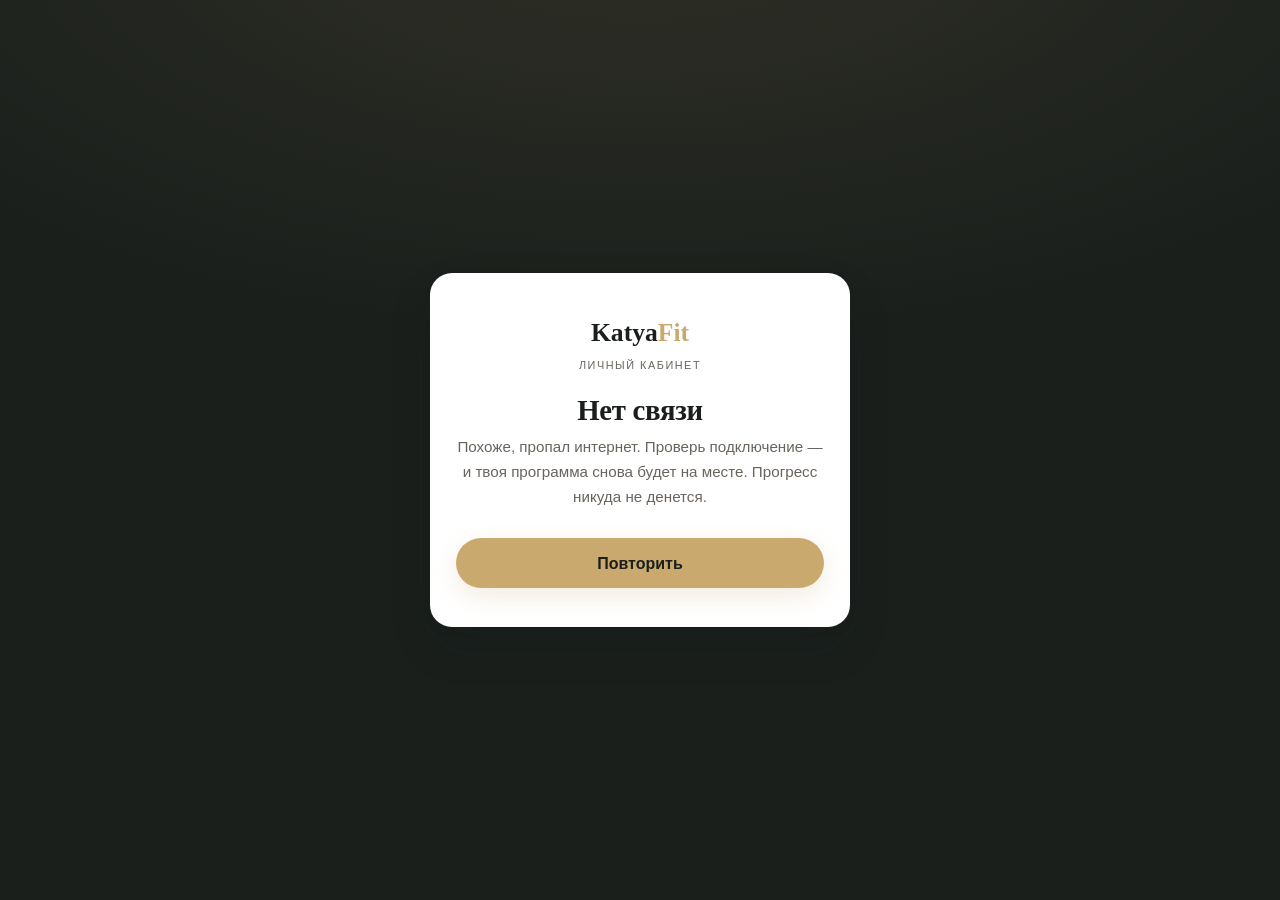
<file: offline.html>
<!DOCTYPE html>
<html lang="ru">
<head>
    <meta charset="UTF-8">
    <meta name="viewport" content="width=device-width, initial-scale=1.0, viewport-fit=cover">
    <!-- Безопасность: при переезде на GitHub Pages пропали HTTP-заголовки CF (свои там нельзя) -> максимум возвращаем мета-тегами + фрейм-бастером. Детали: docs/МИГРАЦИЯ-ХОСТИНГА.md §13.1 -->
    <meta http-equiv="Content-Security-Policy" content="default-src 'self'; script-src 'self' 'unsafe-inline'; style-src 'self' https://fonts.googleapis.com 'unsafe-inline'; font-src 'self' https://fonts.gstatic.com; img-src 'self' data: blob: https://sxktnpupxcslzjrhisyw.supabase.co; connect-src 'self' https://sxktnpupxcslzjrhisyw.supabase.co wss://sxktnpupxcslzjrhisyw.supabase.co https://*.ingest.de.sentry.io; frame-ancestors 'none'; base-uri 'self'; form-action 'self'; object-src 'none'">
    <meta name="referrer" content="strict-origin-when-cross-origin">
    <script src="js/frame-buster.js?v=0.6.91"></script>
    <meta name="robots" content="noindex, nofollow">
    <meta name="theme-color" content="#1a1f1c">
    <link rel="icon" href="favicon.svg?v=0.6.91" type="image/svg+xml">
    <title>Нет связи · Личный кабинет KatyaFit</title>
    <link rel="preconnect" href="https://fonts.googleapis.com">
    <link rel="preconnect" href="https://fonts.gstatic.com" crossorigin>
    <link href="https://fonts.googleapis.com/css2?family=Cormorant+Garamond:wght@600;700&family=Inter:wght@300;400;500;600;700&family=Plus+Jakarta+Sans:wght@500;600;700&display=swap" rel="stylesheet">
    <link rel="stylesheet" href="css/tokens.css?v=0.6.91">
    <link rel="stylesheet" href="css/cabinet.css?v=0.6.91">
</head>
<body>
    <main class="auth-wrap">
        <div class="auth-card">
            <div class="brand">
                <span class="brand__logo">Katya<b>Fit</b></span>
            </div>
            <div class="brand__sub">Личный кабинет</div>

            <h1 class="auth-title">Нет связи</h1>
            <p class="auth-sub">
                Похоже, пропал интернет. Проверь подключение — и твоя программа
                снова будет на месте. Прогресс никуда не денется.
            </p>
            <button type="button" class="btn btn--gold btn--block" onclick="window.location.reload()">
                Повторить
            </button>
        </div>
    </main>
</body>
</html>
</file>
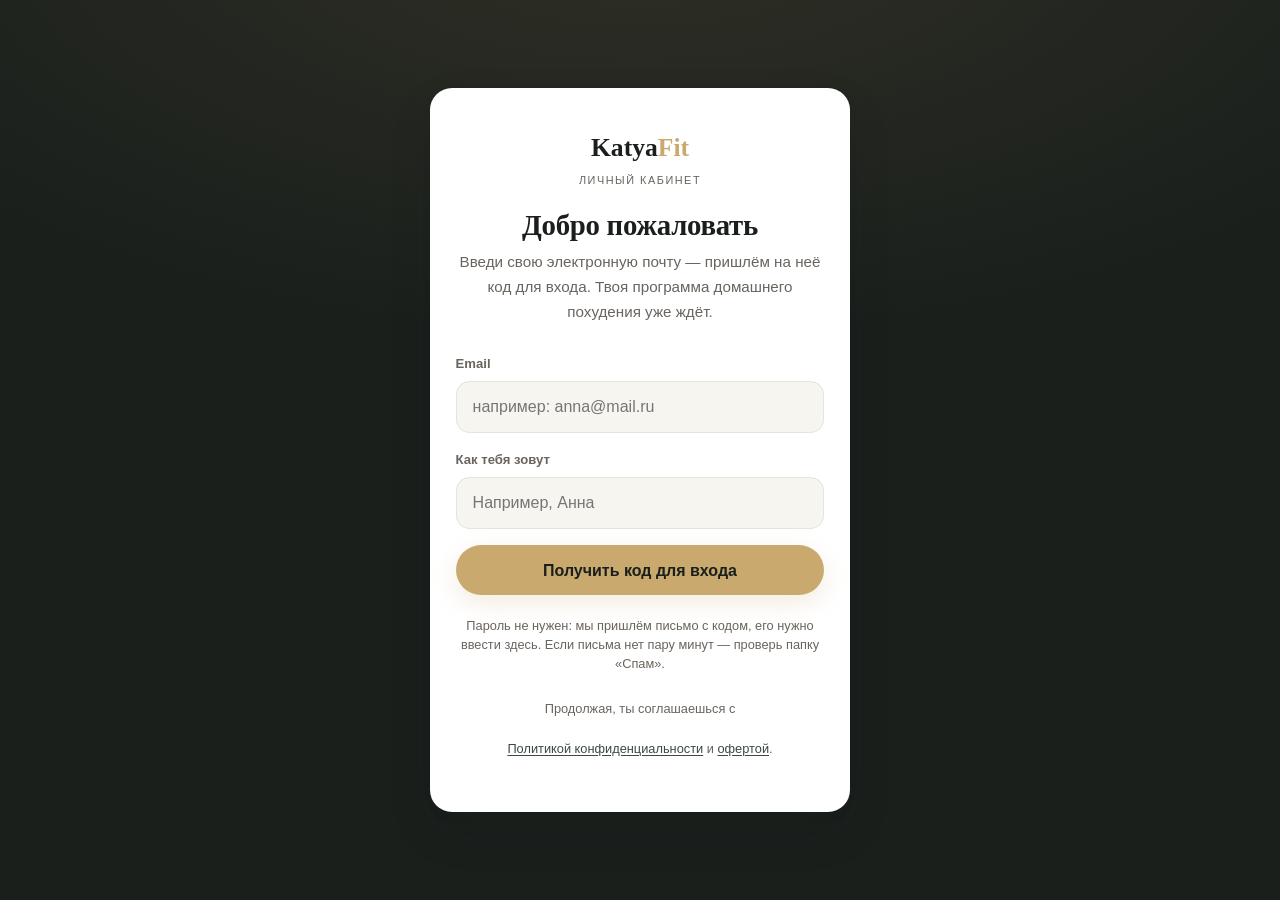
<file: pending.html>
<!DOCTYPE html>
<html lang="ru">
<head>
    <meta charset="UTF-8">
    <meta name="viewport" content="width=device-width, initial-scale=1.0, viewport-fit=cover">
    <!-- Безопасность: при переезде на GitHub Pages пропали HTTP-заголовки CF (свои там нельзя) -> максимум возвращаем мета-тегами + фрейм-бастером. Детали: docs/МИГРАЦИЯ-ХОСТИНГА.md §13.1 -->
    <meta http-equiv="Content-Security-Policy" content="default-src 'self'; script-src 'self' 'unsafe-inline'; style-src 'self' https://fonts.googleapis.com 'unsafe-inline'; font-src 'self' https://fonts.gstatic.com; img-src 'self' data: blob: https://sxktnpupxcslzjrhisyw.supabase.co; connect-src 'self' https://sxktnpupxcslzjrhisyw.supabase.co wss://sxktnpupxcslzjrhisyw.supabase.co https://*.ingest.de.sentry.io; frame-ancestors 'none'; base-uri 'self'; form-action 'self'; object-src 'none'">
    <meta name="referrer" content="strict-origin-when-cross-origin">
    <script src="js/frame-buster.js?v=0.6.91"></script>
    <meta name="robots" content="noindex, nofollow">
    <meta name="theme-color" content="#1a1f1c">
    <link rel="icon" href="favicon.svg?v=0.6.91" type="image/svg+xml">
    <link rel="apple-touch-icon" href="apple-touch-icon.png?v=0.6.91">
    <link rel="manifest" href="manifest.webmanifest?v=0.6.91">
    <meta name="mobile-web-app-capable" content="yes">
    <meta name="apple-mobile-web-app-capable" content="yes">
    <meta name="apple-mobile-web-app-status-bar-style" content="black-translucent">
    <meta name="apple-mobile-web-app-title" content="KatyaFit">
    <title>Доступ скоро · Личный кабинет KatyaFit</title>
    <link rel="preconnect" href="https://fonts.googleapis.com">
    <link rel="preconnect" href="https://fonts.gstatic.com" crossorigin>
    <link href="https://fonts.googleapis.com/css2?family=Cormorant+Garamond:wght@600;700&family=Inter:wght@300;400;500;600;700&family=Plus+Jakarta+Sans:wght@500;600;700&display=swap" rel="stylesheet">
    <link rel="stylesheet" href="css/tokens.css?v=0.6.91">
    <link rel="stylesheet" href="css/cabinet.css?v=0.6.91">
</head>
<body>
    <main class="auth-wrap">
        <div class="auth-card">
            <div class="brand">
                <span class="brand__logo">Katya<b>Fit</b></span>
            </div>
            <div class="brand__sub">Личный кабинет</div>

            <div class="pending-emo">⏳</div>
            <h1 class="auth-title">Доступ скоро откроется</h1>
            <p class="auth-sub">
                Привет, <b data-user-name>!</b> Ты успешно вошла.
                Программу открывает Катя лично — если ещё не написала ей,
                напиши в Telegram или Max. Как только доступ открыт, нажми «Проверить снова».
            </p>

            <!-- С 30.09.2026 тест-драйв не открывается сам: сначала переписка с Катей.
                 Ссылка на Max — та же, что в контактах лендинга (index.html, cart.html). -->
            <a class="btn btn--gold btn--block" href="https://t.me/kkatyafit" target="_blank" rel="noopener">Написать Кате в Telegram</a>
            <a class="btn btn--gold btn--block" href="https://max.ru/u/f9LHodD0cOL_nPAxwNr-JeUQYJxZEZRCx8kKf3l1foQo6MIj9U1iUxHugfk" target="_blank" rel="noopener">Написать Кате в Max</a>
            <button class="btn btn--ghost btn--block" data-recheck>Проверить снова</button>

            <p class="auth-msg" data-msg hidden></p>

            <p class="auth-note">
                Вошла под другим адресом? <a href="#" data-logout>Выйти и сменить email</a>.
            </p>
        </div>
    </main>

    <script src="js/vendor/supabase.js?v=0.6.91"></script>
    <script src="js/vendor/sentry.js?v=0.6.91"></script>
    <script src="js/sentry-init.js?v=0.6.91"></script>
    <script src="js/supabase.js?v=0.6.91"></script>
    <script src="js/error-report.js?v=0.6.91"></script>
    <script src="js/program-data.js?v=0.6.91"></script>
    <script src="js/app.js?v=0.6.91"></script>
    <script>
        (async () => {
            // Нет сессии → на вход. Есть доступ → сразу в кабинет.
            const ok = await KF.boot();
            if (!ok || !KF.auth) { window.location.replace('index.html'); return; }
            if (KF.hasAccess) { window.location.replace('dashboard.html'); return; }
            KF.track('open', 'доступа нет');

            const nm = KF.name;
            document.querySelectorAll('[data-user-name]').forEach(el => { el.textContent = nm + '!'; });

            const msg = document.querySelector('[data-msg]');
            const recheck = document.querySelector('[data-recheck]');

            // Перепроверка: заново поднять профиль из БД. Доступ выдан → в кабинет.
            recheck.addEventListener('click', async () => {
                recheck.disabled = true; recheck.textContent = 'Проверяем…';
                msg.hidden = true;
                await KF.boot();
                if (KF.hasAccess) { window.location.replace('dashboard.html'); return; }
                recheck.disabled = false; recheck.textContent = 'Проверить снова';
                msg.hidden = false;
                msg.textContent = 'Доступ пока не открыт. Напиши Кате — она включит его, и кнопка пустит тебя внутрь.';
            });

            document.querySelector('[data-logout]').addEventListener('click', async (e) => {
                e.preventDefault();
                await KF.logout();
                window.location.href = 'index.html';
            });
        })();
    </script>
</body>
</html>
</file>
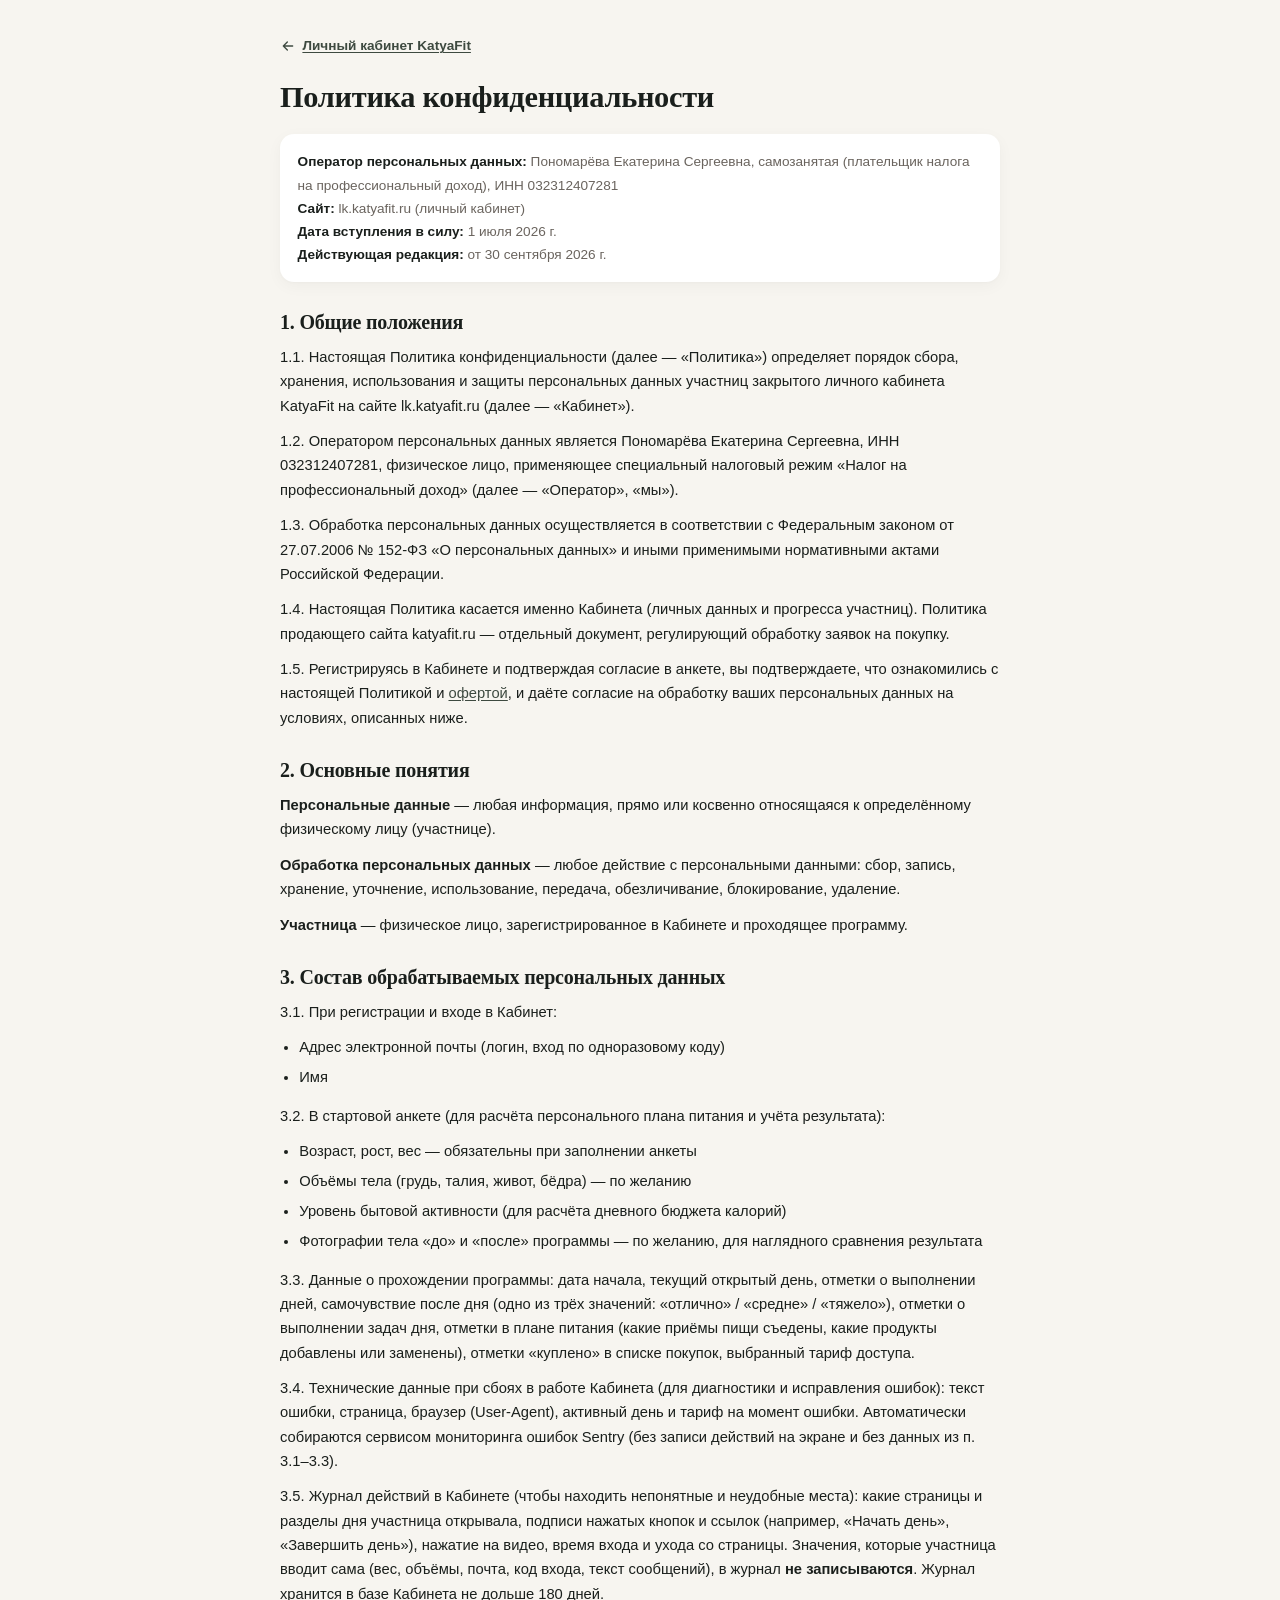
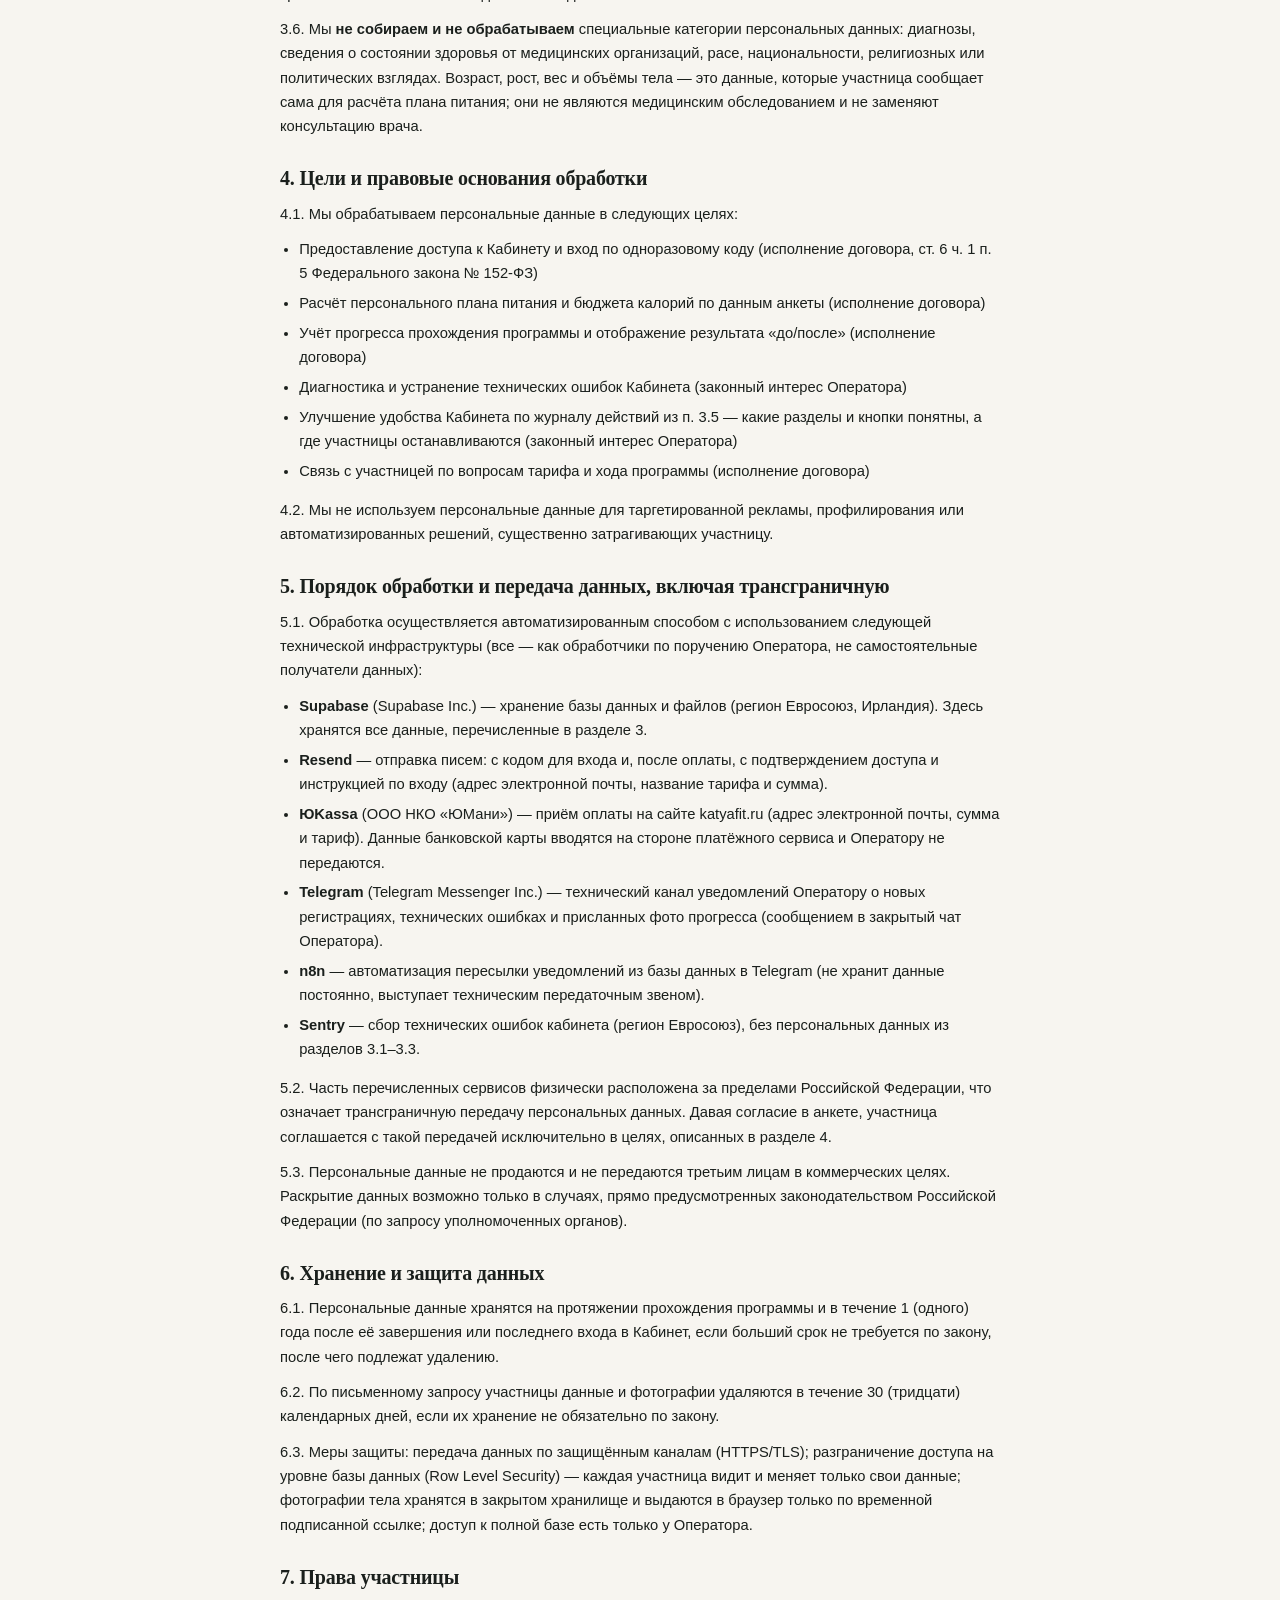
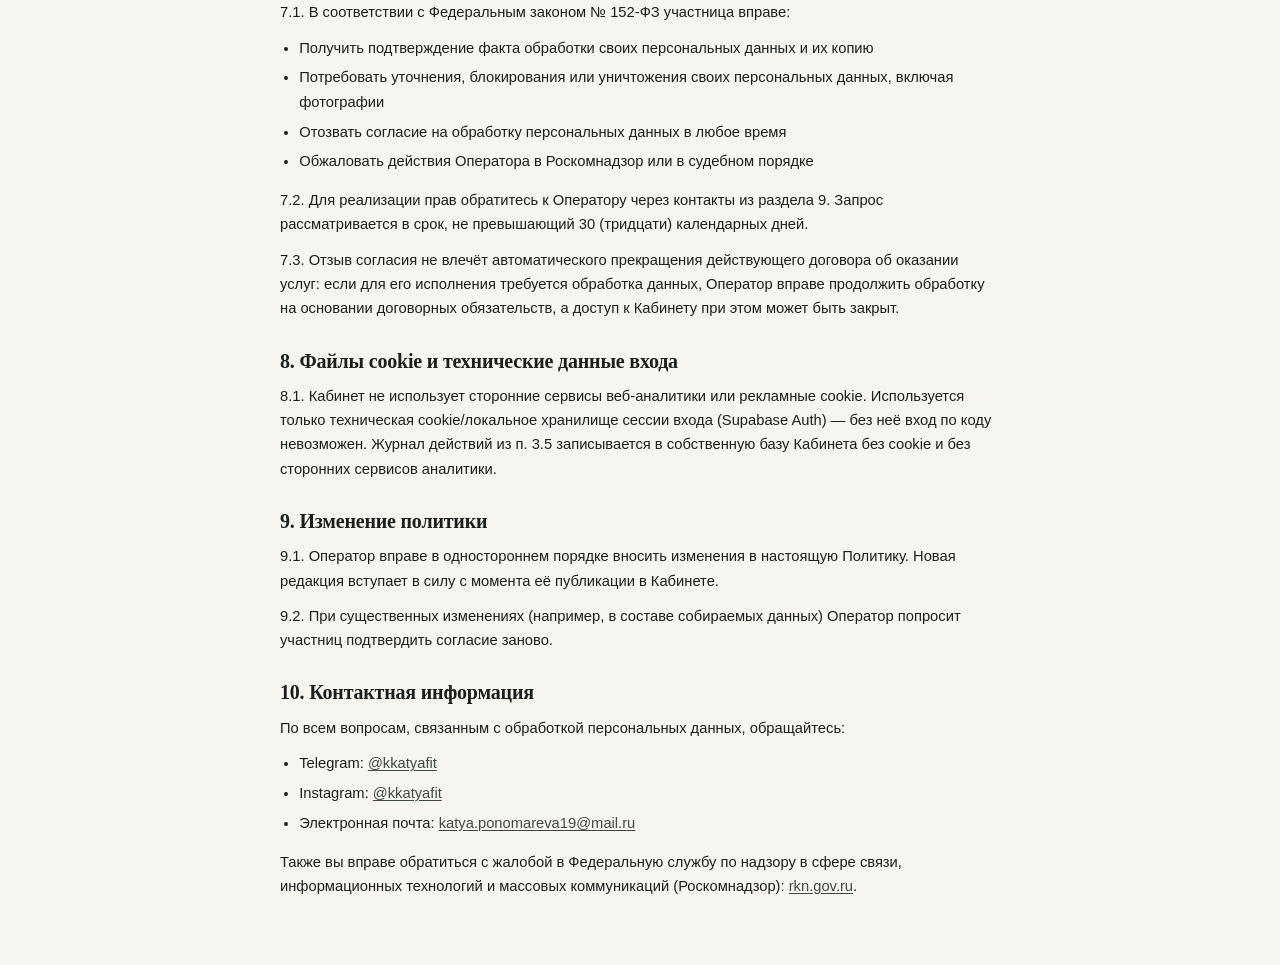
<file: privacy.html>
<!DOCTYPE html>
<html lang="ru">
<head>
    <meta charset="UTF-8">
    <meta name="viewport" content="width=device-width, initial-scale=1.0, viewport-fit=cover">
    <!-- Безопасность: при переезде на GitHub Pages пропали HTTP-заголовки CF (свои там нельзя) -> максимум возвращаем мета-тегами + фрейм-бастером. Детали: docs/МИГРАЦИЯ-ХОСТИНГА.md §13.1 -->
    <meta http-equiv="Content-Security-Policy" content="default-src 'self'; script-src 'self' 'unsafe-inline'; style-src 'self' https://fonts.googleapis.com 'unsafe-inline'; font-src 'self' https://fonts.gstatic.com; img-src 'self' data: blob: https://sxktnpupxcslzjrhisyw.supabase.co; connect-src 'self' https://sxktnpupxcslzjrhisyw.supabase.co wss://sxktnpupxcslzjrhisyw.supabase.co https://*.ingest.de.sentry.io; frame-ancestors 'none'; base-uri 'self'; form-action 'self'; object-src 'none'">
    <meta name="referrer" content="strict-origin-when-cross-origin">
    <script src="js/frame-buster.js?v=0.6.91"></script>
    <meta name="robots" content="noindex, nofollow">
    <meta name="theme-color" content="#1a1f1c">
    <link rel="icon" href="favicon.svg?v=0.6.91" type="image/svg+xml">
    <link rel="apple-touch-icon" href="apple-touch-icon.png?v=0.6.91">
    <title>Политика конфиденциальности · Личный кабинет KatyaFit</title>
    <meta name="description" content="Политика конфиденциальности и обработки персональных данных личного кабинета KatyaFit.">
    <link rel="preconnect" href="https://fonts.googleapis.com">
    <link rel="preconnect" href="https://fonts.gstatic.com" crossorigin>
    <link href="https://fonts.googleapis.com/css2?family=Cormorant+Garamond:wght@600;700&family=Inter:wght@300;400;500;600;700&family=Plus+Jakarta+Sans:wght@500;600;700&display=swap" rel="stylesheet">
    <link rel="stylesheet" href="css/tokens.css?v=0.6.91">
    <link rel="stylesheet" href="css/cabinet.css?v=0.6.91">
</head>
<body>
    <main class="container">
        <div class="legal-page">
            <a class="legal-page__back" href="index.html">
                <svg viewBox="0 0 24 24" fill="none" stroke="currentColor" stroke-width="2" stroke-linecap="round" stroke-linejoin="round"><path d="M19 12H5M11 6l-6 6 6 6"/></svg>
                Личный кабинет KatyaFit
            </a>
            <h1>Политика конфиденциальности</h1>

            <div class="legal-meta">
                <strong>Оператор персональных данных:</strong> Пономарёва Екатерина Сергеевна, самозанятая (плательщик налога на профессиональный доход), ИНН 032312407281<br>
                <strong>Сайт:</strong> lk.katyafit.ru (личный кабинет)<br>
                <strong>Дата вступления в силу:</strong> 1 июля 2026 г.<br>
                <strong>Действующая редакция:</strong> от 30 сентября 2026 г.
            </div>

            <h2>1. Общие положения</h2>
            <p>1.1. Настоящая Политика конфиденциальности (далее — «Политика») определяет порядок сбора, хранения, использования и защиты персональных данных участниц закрытого личного кабинета KatyaFit на сайте lk.katyafit.ru (далее — «Кабинет»).</p>
            <p>1.2. Оператором персональных данных является Пономарёва Екатерина Сергеевна, ИНН 032312407281, физическое лицо, применяющее специальный налоговый режим «Налог на профессиональный доход» (далее — «Оператор», «мы»).</p>
            <p>1.3. Обработка персональных данных осуществляется в соответствии с Федеральным законом от 27.07.2006 № 152-ФЗ «О персональных данных» и иными применимыми нормативными актами Российской Федерации.</p>
            <p>1.4. Настоящая Политика касается именно Кабинета (личных данных и прогресса участниц). Политика продающего сайта katyafit.ru — отдельный документ, регулирующий обработку заявок на покупку.</p>
            <p>1.5. Регистрируясь в Кабинете и подтверждая согласие в анкете, вы подтверждаете, что ознакомились с настоящей Политикой и <a href="https://katyafit.ru/oferta.html" target="_blank" rel="noopener noreferrer">офертой</a>, и даёте согласие на обработку ваших персональных данных на условиях, описанных ниже.</p>

            <h2>2. Основные понятия</h2>
            <p><strong>Персональные данные</strong> — любая информация, прямо или косвенно относящаяся к определённому физическому лицу (участнице).</p>
            <p><strong>Обработка персональных данных</strong> — любое действие с персональными данными: сбор, запись, хранение, уточнение, использование, передача, обезличивание, блокирование, удаление.</p>
            <p><strong>Участница</strong> — физическое лицо, зарегистрированное в Кабинете и проходящее программу.</p>

            <h2>3. Состав обрабатываемых персональных данных</h2>
            <p>3.1. При регистрации и входе в Кабинет:</p>
            <ul>
                <li>Адрес электронной почты (логин, вход по одноразовому коду)</li>
                <li>Имя</li>
            </ul>
            <p>3.2. В стартовой анкете (для расчёта персонального плана питания и учёта результата):</p>
            <ul>
                <li>Возраст, рост, вес — обязательны при заполнении анкеты</li>
                <li>Объёмы тела (грудь, талия, живот, бёдра) — по желанию</li>
                <li>Уровень бытовой активности (для расчёта дневного бюджета калорий)</li>
                <li>Фотографии тела «до» и «после» программы — по желанию, для наглядного сравнения результата</li>
            </ul>
            <p>3.3. Данные о прохождении программы: дата начала, текущий открытый день, отметки о выполнении дней, самочувствие после дня (одно из трёх значений: «отлично» / «средне» / «тяжело»), отметки о выполнении задач дня, отметки в плане питания (какие приёмы пищи съедены, какие продукты добавлены или заменены), отметки «куплено» в списке покупок, выбранный тариф доступа.</p>
            <p>3.4. Технические данные при сбоях в работе Кабинета (для диагностики и исправления ошибок): текст ошибки, страница, браузер (User-Agent), активный день и тариф на момент ошибки. Автоматически собираются сервисом мониторинга ошибок Sentry (без записи действий на экране и без данных из п. 3.1–3.3).</p>
            <p>3.5. Журнал действий в Кабинете (чтобы находить непонятные и неудобные места): какие страницы и разделы дня участница открывала, подписи нажатых кнопок и ссылок (например, «Начать день», «Завершить день»), нажатие на видео, время входа и ухода со страницы. Значения, которые участница вводит сама (вес, объёмы, почта, код входа, текст сообщений), в журнал <strong>не записываются</strong>. Журнал хранится в базе Кабинета не дольше 180 дней.</p>
            <p>3.6. Мы <strong>не собираем и не обрабатываем</strong> специальные категории персональных данных: диагнозы, сведения о состоянии здоровья от медицинских организаций, расе, национальности, религиозных или политических взглядах. Возраст, рост, вес и объёмы тела — это данные, которые участница сообщает сама для расчёта плана питания; они не являются медицинским обследованием и не заменяют консультацию врача.</p>

            <h2>4. Цели и правовые основания обработки</h2>
            <p>4.1. Мы обрабатываем персональные данные в следующих целях:</p>
            <ul>
                <li>Предоставление доступа к Кабинету и вход по одноразовому коду (исполнение договора, ст. 6 ч. 1 п. 5 Федерального закона № 152-ФЗ)</li>
                <li>Расчёт персонального плана питания и бюджета калорий по данным анкеты (исполнение договора)</li>
                <li>Учёт прогресса прохождения программы и отображение результата «до/после» (исполнение договора)</li>
                <li>Диагностика и устранение технических ошибок Кабинета (законный интерес Оператора)</li>
                <li>Улучшение удобства Кабинета по журналу действий из п. 3.5 — какие разделы и кнопки понятны, а где участницы останавливаются (законный интерес Оператора)</li>
                <li>Связь с участницей по вопросам тарифа и хода программы (исполнение договора)</li>
            </ul>
            <p>4.2. Мы не используем персональные данные для таргетированной рекламы, профилирования или автоматизированных решений, существенно затрагивающих участницу.</p>

            <h2>5. Порядок обработки и передача данных, включая трансграничную</h2>
            <p>5.1. Обработка осуществляется автоматизированным способом с использованием следующей технической инфраструктуры (все — как обработчики по поручению Оператора, не самостоятельные получатели данных):</p>
            <ul>
                <li><strong>Supabase</strong> (Supabase Inc.) — хранение базы данных и файлов (регион Евросоюз, Ирландия). Здесь хранятся все данные, перечисленные в разделе 3.</li>
                <li><strong>Resend</strong> — отправка писем: с кодом для входа и, после оплаты, с подтверждением доступа и инструкцией по входу (адрес электронной почты, название тарифа и сумма).</li>
                <li><strong>ЮKassa</strong> (ООО НКО «ЮМани») — приём оплаты на сайте katyafit.ru (адрес электронной почты, сумма и тариф). Данные банковской карты вводятся на стороне платёжного сервиса и Оператору не передаются.</li>
                <li><strong>Telegram</strong> (Telegram Messenger Inc.) — технический канал уведомлений Оператору о новых регистрациях, технических ошибках и присланных фото прогресса (сообщением в закрытый чат Оператора).</li>
                <li><strong>n8n</strong> — автоматизация пересылки уведомлений из базы данных в Telegram (не хранит данные постоянно, выступает техническим передаточным звеном).</li>
                <li><strong>Sentry</strong> — сбор технических ошибок кабинета (регион Евросоюз), без персональных данных из разделов 3.1–3.3.</li>
            </ul>
            <p>5.2. Часть перечисленных сервисов физически расположена за пределами Российской Федерации, что означает трансграничную передачу персональных данных. Давая согласие в анкете, участница соглашается с такой передачей исключительно в целях, описанных в разделе 4.</p>
            <p>5.3. Персональные данные не продаются и не передаются третьим лицам в коммерческих целях. Раскрытие данных возможно только в случаях, прямо предусмотренных законодательством Российской Федерации (по запросу уполномоченных органов).</p>

            <h2>6. Хранение и защита данных</h2>
            <p>6.1. Персональные данные хранятся на протяжении прохождения программы и в течение 1 (одного) года после её завершения или последнего входа в Кабинет, если больший срок не требуется по закону, после чего подлежат удалению.</p>
            <p>6.2. По письменному запросу участницы данные и фотографии удаляются в течение 30 (тридцати) календарных дней, если их хранение не обязательно по закону.</p>
            <p>6.3. Меры защиты: передача данных по защищённым каналам (HTTPS/TLS); разграничение доступа на уровне базы данных (Row Level Security) — каждая участница видит и меняет только свои данные; фотографии тела хранятся в закрытом хранилище и выдаются в браузер только по временной подписанной ссылке; доступ к полной базе есть только у Оператора.</p>

            <h2>7. Права участницы</h2>
            <p>7.1. В соответствии с Федеральным законом № 152-ФЗ участница вправе:</p>
            <ul>
                <li>Получить подтверждение факта обработки своих персональных данных и их копию</li>
                <li>Потребовать уточнения, блокирования или уничтожения своих персональных данных, включая фотографии</li>
                <li>Отозвать согласие на обработку персональных данных в любое время</li>
                <li>Обжаловать действия Оператора в Роскомнадзор или в судебном порядке</li>
            </ul>
            <p>7.2. Для реализации прав обратитесь к Оператору через контакты из раздела 9. Запрос рассматривается в срок, не превышающий 30 (тридцати) календарных дней.</p>
            <p>7.3. Отзыв согласия не влечёт автоматического прекращения действующего договора об оказании услуг: если для его исполнения требуется обработка данных, Оператор вправе продолжить обработку на основании договорных обязательств, а доступ к Кабинету при этом может быть закрыт.</p>

            <h2>8. Файлы cookie и технические данные входа</h2>
            <p>8.1. Кабинет не использует сторонние сервисы веб-аналитики или рекламные cookie. Используется только техническая cookie/локальное хранилище сессии входа (Supabase Auth) — без неё вход по коду невозможен. Журнал действий из п. 3.5 записывается в собственную базу Кабинета без cookie и без сторонних сервисов аналитики.</p>

            <h2>9. Изменение политики</h2>
            <p>9.1. Оператор вправе в одностороннем порядке вносить изменения в настоящую Политику. Новая редакция вступает в силу с момента её публикации в Кабинете.</p>
            <p>9.2. При существенных изменениях (например, в составе собираемых данных) Оператор попросит участниц подтвердить согласие заново.</p>

            <h2>10. Контактная информация</h2>
            <p>По всем вопросам, связанным с обработкой персональных данных, обращайтесь:</p>
            <ul>
                <li>Telegram: <a href="https://t.me/kkatyafit" target="_blank" rel="noopener noreferrer">@kkatyafit</a></li>
                <li>Instagram: <a href="https://www.instagram.com/kkatyafit" target="_blank" rel="noopener noreferrer">@kkatyafit</a></li>
                <li>Электронная почта: <a href="mailto:katya.ponomareva19@mail.ru">katya.ponomareva19@mail.ru</a></li>
            </ul>
            <p>Также вы вправе обратиться с жалобой в Федеральную службу по надзору в сфере связи, информационных технологий и массовых коммуникаций (Роскомнадзор): <a href="https://rkn.gov.ru" target="_blank" rel="noopener noreferrer">rkn.gov.ru</a>.</p>
        </div>
    </main>
</body>
</html>
</file>
<file: css/tokens.css>
/* ============================================================
   KatyaFit · Личный кабинет — design tokens
   Палитра унаследована от продающего сайта (Cream · Sage · Gold),
   но проект самостоятельный. Менять цвета — только здесь.
   ============================================================ */

:root {
    /* Базовые поверхности */
    --bg-milk: #f7f5f0;       /* тёплый крем — фон */
    --bg-pure: #ffffff;       /* белые карточки */
    --bg-deep: #1a1f1c;       /* тёмный ink — шапка/футер */
    --bg-surface: #232823;    /* тёмная поверхность */
    --bg-elevated: #2d332e;

    /* Текст */
    --text-main: #1a1f1c;
    --text-muted: #6a645e;
    --text-on-dark: #eae6de;
    --text-on-dark-muted: #9a9690;

    /* Сейдж (ex-forest) */
    --sage: #7d9b82;
    --sage-medium: #3e4a40;
    --sage-deep: #232823;
    --sage-soft: rgba(125, 155, 130, 0.12);

    /* Золото (ex-coral) */
    --gold: #c9a96e;
    --gold-hover: #b8964f;
    --gold-soft: rgba(201, 169, 110, 0.12);
    --gold-glow: rgba(201, 169, 110, 0.22);
    --champagne: #f3edd8;

    /* Макросы питания: белки = сейдж, жиры = золото, углеводы = терракот.
       Затемнены до читаемого контраста на белом (метки Б/Ж/У). */
    --macro-protein: #3e4a40;
    --macro-fat: #7a5e1f;
    --macro-carb: #9a5f37;

    /* Ошибки / предупреждения (вне фирменной палитры, по делу) */
    --danger: #b23b2f;
    --danger-soft: rgba(178, 59, 47, 0.08);

    /* Состояния дней */
    --state-done: #7d9b82;     /* пройден */
    --state-today: #c9a96e;    /* сегодня */
    --state-locked: #c9c4bb;   /* закрыт */

    /* Границы и тени */
    --border-color: rgba(26, 31, 28, 0.08);
    --border-focus: rgba(201, 169, 110, 0.45);
    --shadow-soft: 0 4px 16px rgba(26, 31, 28, 0.04), 0 1px 3px rgba(26, 31, 28, 0.02);
    --shadow-card: 0 8px 32px rgba(26, 31, 28, 0.06), 0 2px 8px rgba(26, 31, 28, 0.03);
    --shadow-hover: 0 20px 48px rgba(26, 31, 28, 0.09), 0 4px 12px rgba(26, 31, 28, 0.04);
    --shadow-gold: 0 8px 24px rgba(201, 169, 110, 0.22);

    /* Типографика — раскладка унаследована от продающего сайта:
       заголовки = Cormorant, текст = Inter, UI/кнопки = Plus Jakarta. */
    --font-display: 'Cormorant Garamond', 'Georgia', serif;
    --font-sans: 'Inter', -apple-system, BlinkMacSystemFont, "Segoe UI", Roboto, sans-serif;
    --font-ui: 'Plus Jakarta Sans', var(--font-sans);

    /* Движение */
    --ease-out: cubic-bezier(0.16, 1, 0.3, 1);
    --ease-spring: cubic-bezier(0.34, 1.3, 0.64, 1);
    --transition: all 0.4s cubic-bezier(0.16, 1, 0.3, 1);

    --radius: 18px;
    --radius-sm: 12px;
    --container: 1080px;
}
</file>
<file: css/cabinet.css>
/* ============================================================
   KatyaFit · Личный кабинет — компоненты (ФАЗА 0)
   Подход: MOBILE-FIRST. Базовые стили = телефон, @media (min-width)
   добавляют десктоп. Основная аудитория — мобильные.
   ============================================================ */

*, *::before, *::after { margin: 0; padding: 0; box-sizing: border-box; }

html { font-size: 16px; -webkit-text-size-adjust: 100%; }

body {
    font-family: var(--font-sans);
    background: var(--bg-milk);
    color: var(--text-main);
    line-height: 1.65;
    -webkit-font-smoothing: antialiased;
    -moz-osx-font-smoothing: grayscale;
    min-height: 100svh;
    overflow-x: hidden;
}

a { color: inherit; text-decoration: none; -webkit-tap-highlight-color: transparent; }
button { font-family: inherit; -webkit-tap-highlight-color: transparent; }
img { max-width: 100%; display: block; }

h1, h2, h3, .display { font-family: var(--font-display); font-weight: 600; line-height: 1.16; letter-spacing: -0.01em; }

.container { width: 100%; max-width: var(--container); margin: 0 auto; padding: 0 16px; }
@media (min-width: 720px) { .container { padding: 0 24px; } }

.hidden, [hidden] { display: none !important; }

/* Скелет-заглушка, пока грузятся данные участницы (убирает мигание «Гостья»).
   initTopbar() снимает .is-skel и проставляет имя, когда профиль загружен. */
.is-skel {
    display: inline-block; min-width: 5em; height: 0.92em; vertical-align: -0.08em;
    border-radius: 7px; color: transparent !important;
    background: linear-gradient(100deg, var(--gold-soft) 28%, rgba(255,255,255,0.35) 50%, var(--gold-soft) 72%);
    background-size: 220% 100%; animation: kf-shimmer 1.25s ease-in-out infinite;
}
@keyframes kf-shimmer { 0% { background-position: 220% 0; } 100% { background-position: -220% 0; } }
@media (prefers-reduced-motion: reduce) { .is-skel { animation: none; } }

/* Блочные скелетоны контента дашборда — статичные заглушки в слотах
   [data-continue-slot] и [data-weeks], которые рендер заменяет данными.
   Держат высоту, пока идёт сеть, чтобы карточки не «прыгали» при появлении. */
.skel-block {
    background: linear-gradient(100deg, var(--gold-soft) 28%, rgba(255,255,255,0.35) 50%, var(--gold-soft) 72%);
    background-size: 220% 100%; animation: kf-shimmer 1.25s ease-in-out infinite;
}
.skel-today { height: 156px; border-radius: 20px; margin-bottom: 1.8rem; }
.skel-cal   { height: 250px; border-radius: var(--radius); }
@media (prefers-reduced-motion: reduce) { .skel-block { animation: none; } }

/* Строка-ошибка внутри шторок (например, не удалось сохранить замеры). */
.sheet-err {
    color: var(--danger); background: var(--danger-soft);
    border: 1px solid rgba(178,59,47,0.22); border-radius: 12px;
    font-size: 0.9rem; line-height: 1.45; padding: 0.7rem 0.9rem; margin-bottom: 0.9rem;
}

/* ─── Кнопки (тап-таргет ≥ 48px) ─────────────────────────── */
.btn {
    display: inline-flex; align-items: center; justify-content: center; gap: 0.5rem;
    font-family: var(--font-ui); font-weight: 600; font-size: 1rem; min-height: 50px;
    padding: 0.7rem 1.5rem; border: none; border-radius: 999px;
    cursor: pointer; transition: var(--transition); white-space: nowrap; line-height: 1.2;
}
.btn--gold { background: var(--gold); color: #1a1f1c; box-shadow: var(--shadow-gold); }
.btn--gold:active { transform: scale(0.98); }
.btn--ghost { background: var(--bg-pure); color: var(--text-main); border: 1.5px solid var(--border-color); }
.btn--ghost:active { transform: scale(0.98); }
.btn--block { width: 100%; }
.btn:disabled { opacity: 0.4; cursor: not-allowed; box-shadow: none; transform: none; }
@media (hover: hover) {
    .btn--gold:hover { background: var(--gold-hover); transform: translateY(-2px); }
    .btn--ghost:hover { border-color: var(--gold); color: var(--gold-hover); }
}

/* ─── Топбар ─────────────────────────────────────────────── */
.topbar {
    position: sticky; top: 0; z-index: 50;
    background: rgba(22, 26, 23, 0.94);
    backdrop-filter: blur(24px) saturate(1.1);
    -webkit-backdrop-filter: blur(24px) saturate(1.1);
    border-bottom: 1px solid rgba(255,255,255,0.07);
    padding: 0.7rem 0; padding-top: calc(0.7rem + env(safe-area-inset-top));
}
.topbar__inner { display: flex; align-items: center; justify-content: space-between; gap: 0.8rem; }
.brand { display: flex; align-items: baseline; gap: 0.5rem; color: var(--text-on-dark); position: relative; }
/* Логотип в шапке — ссылка на главную: вид прежний, тап-зона добрана до 48px. */
a.brand::after { content: ''; position: absolute; inset: -8px -6px; }
.brand__logo { font-family: var(--font-display); font-weight: 700; font-size: 1.3rem; }
.brand__logo b { color: var(--gold); }
.brand__sub { font-size: 0.68rem; letter-spacing: 0.14em; text-transform: uppercase; color: var(--text-on-dark-muted); }
.topbar__user { display: flex; align-items: center; gap: 0.7rem; color: var(--text-on-dark); font-size: 0.9rem; }
.topbar__user .avatar {
    width: 36px; height: 36px; border-radius: 50%;
    background: var(--gold-soft); color: var(--gold);
    display: grid; place-items: center; font-weight: 700; border: 1px solid var(--gold-soft);
}
.topbar__user [data-user-name] { display: none; }
.topbar__logout { color: var(--text-on-dark-muted); font-size: 0.85rem; position: relative; }
/* Тап-зона ≥48px (правило mobile-first) без изменения визуала: ссылка «Выйти»
   визуально 42×22 — расширяем область нажатия невидимым псевдоэлементом. */
.topbar__logout::after { content: ''; position: absolute; inset: -14px -10px; }
@media (min-width: 560px) { .topbar__user [data-user-name] { display: inline; } }
@media (hover: hover) { .topbar__logout:hover { color: var(--gold); } }

/* ─── Экран входа ────────────────────────────────────────── */
.auth-wrap {
    min-height: 100svh; display: grid; place-items: center; padding: 20px;
    padding-top: calc(20px + env(safe-area-inset-top));
    padding-bottom: calc(20px + env(safe-area-inset-bottom));
    background: radial-gradient(120% 80% at 50% -10%, rgba(201,169,110,0.12), transparent 60%), var(--bg-deep);
}
.auth-card {
    width: 100%; max-width: 420px; background: var(--bg-pure); border-radius: 22px;
    padding: 2.4rem 1.6rem; box-shadow: var(--shadow-hover); text-align: center;
}
.auth-card .brand { justify-content: center; color: var(--text-main); }
.auth-card .brand__logo { font-size: 1.6rem; }
.auth-card .brand__sub { color: var(--text-muted); margin-top: 0.2rem; }
.auth-title { font-size: 1.8rem; margin: 1.2rem 0 0.4rem; }
.auth-sub { color: var(--text-muted); font-size: 0.95rem; margin-bottom: 1.8rem; }
.field { text-align: left; margin-bottom: 1rem; }
.field label { display: block; font-size: 0.82rem; font-weight: 600; color: var(--text-muted); margin-bottom: 0.4rem; }
.field input {
    width: 100%; padding: 0.9rem 1rem; font-size: 1rem; font-family: inherit; min-height: 52px;
    border: 1.5px solid var(--border-color); border-radius: 14px; background: var(--bg-milk); transition: var(--transition);
}
.field input:focus { outline: none; border-color: var(--gold); background: var(--bg-pure); box-shadow: 0 0 0 4px var(--gold-soft); }
/* Подсказка об опечатке в домене почты («mail.ri» → «mail.ru»), как в корзине лендинга */
.field-suggest {
    margin-top: 0.5rem; padding: 0.6rem 0.8rem; font-size: 0.88rem; line-height: 1.5; color: var(--text-main);
    background: var(--gold-soft); border-left: 3px solid var(--gold); border-radius: 0 10px 10px 0;
}
.field-suggest[hidden] { display: none; }
.field-suggest__fix {
    font: inherit; font-weight: 700; color: var(--gold-hover); background: none; border: 0; padding: 6px 0;
    cursor: pointer; text-decoration: underline; text-underline-offset: 2px; overflow-wrap: anywhere;
}
.auth-note { font-size: 0.8rem; color: var(--text-muted); margin-top: 1.3rem; line-height: 1.5; }
.auth-note a { color: var(--sage-medium); text-decoration: underline; text-underline-offset: 2px; }
/* Строка согласия: ссылки внутри абзаца нельзя раздуть до 48px, не порвав текст —
   даём им вертикальный запас и разводим строки, чтобы зоны не налезали друг на друга. */
.auth-note--legal { line-height: 2.3; }
.auth-note--legal a { display: inline-block; padding: 10px 0; }
@media (hover: hover) { .auth-note a:hover { color: var(--gold-hover); } }
.auth-msg { font-size: 0.9rem; color: var(--sage-medium); background: var(--sage-soft); border-radius: 14px; padding: 0.9rem 1rem; margin-top: 1.2rem; line-height: 1.5; }
.auth-msg b { color: var(--text-main); }
.auth-msg.is-error { color: var(--danger); background: var(--danger-soft); }
/* Ввод кода из письма (вход по 6-значному коду) */
.field input.code-input {
    text-align: center; font-size: 1.6rem; font-weight: 700; letter-spacing: 0.5em;
    padding-left: 0.5em; font-family: var(--font-ui);
}
.field input.code-input::placeholder { letter-spacing: 0.4em; font-weight: 400; }
.auth-actions { display: flex; justify-content: center; gap: 1.2rem; flex-wrap: wrap; margin-top: 1.1rem; }
.auth-link {
    background: none; border: none; cursor: pointer; padding: 0.3rem;
    font-family: var(--font-ui); font-size: 0.86rem; color: var(--sage-medium);
    text-decoration: underline; text-underline-offset: 3px;
}
.auth-link:disabled { opacity: 0.45; cursor: default; text-decoration: none; }
@media (hover: hover) { .auth-link:not(:disabled):hover { color: var(--gold-hover); } }

/* ─── Дашборд ────────────────────────────────────────────── */
.dash { padding: 1.4rem 0 3rem; }
.dash-hero { background: var(--bg-pure); border-radius: 20px; padding: 1.5rem; box-shadow: var(--shadow-card); margin-bottom: 1.2rem; }
.dash-hero__greet h1 { font-size: 1.9rem; margin-bottom: 0.2rem; }
.dash-hero__greet p { color: var(--text-muted); font-size: 0.92rem; }
.dash-hero__greet .accent { color: var(--gold-hover); }
.progress-block { margin-top: 1.4rem; }
.progress-meta { display: flex; justify-content: space-between; font-size: 0.85rem; color: var(--text-muted); margin-bottom: 0.5rem; }
.progress-meta b { color: var(--text-main); }
.progress-bar { height: 12px; background: var(--sage-soft); border-radius: 999px; overflow: hidden; }
.progress-bar__fill { height: 100%; background: linear-gradient(90deg, var(--sage), var(--gold)); border-radius: 999px; transition: width 0.8s var(--ease-out); }
.progress-stats { display: flex; gap: 1.6rem; margin-top: 1rem; }
.progress-stats .stat { font-size: 0.82rem; color: var(--text-muted); }
.progress-stats .stat b { display: block; font-family: var(--font-display); font-size: 1.6rem; color: var(--text-main); line-height: 1; margin-bottom: 0.15rem; }
/* Плитка тренировок у неполных тарифов: вместо цифры (она врала бы) — замок и
   ссылка на покупку. Вся плитка — тап-зона, поэтому min-height 48px. */
.progress-stats .stat--lock { display: block; min-height: 48px; }
.progress-stats .stat--lock b { display: flex; align-items: center; height: 1.6rem; margin-bottom: 0.2rem; }
.progress-stats .stat--lock b svg { width: 26px; height: 26px; color: var(--gold-hover); }
.progress-stats .stat__cta { display: block; margin-top: 0.15rem; color: var(--gold-hover); font-weight: 700; }
@media (hover: hover) { .progress-stats .stat--lock:hover .stat__cta { text-decoration: underline; } }
@media (min-width: 720px) {
    .dash { padding: 2.2rem 0 4rem; }
    .dash-hero { display: flex; align-items: center; justify-content: space-between; gap: 2rem; padding: 2rem; }
    .progress-block { margin-top: 0; min-width: 300px; flex: 1; }
    .dash-hero__greet h1 { font-size: 2.2rem; }
}

/* ─── Карточка «Продолжить / Сегодня» ────────────────────── */
.today-card {
    display: block; background: linear-gradient(135deg, var(--sage-deep), var(--bg-elevated));
    color: var(--text-on-dark); border-radius: 20px; padding: 1.5rem; margin-bottom: 1.8rem;
    box-shadow: var(--shadow-card); position: relative; overflow: hidden;
}
.today-card::before {
    content: ''; position: absolute; right: -40px; top: -40px; width: 180px; height: 180px;
    background: radial-gradient(circle, var(--gold-glow), transparent 70%); pointer-events: none;
}
.today-card__label { font-size: 0.72rem; letter-spacing: 0.14em; text-transform: uppercase; color: var(--gold); margin-bottom: 0.4rem; }
.today-card__title { font-size: 1.5rem; margin-bottom: 0.3rem; position: relative; }
.today-card__meta { color: var(--text-on-dark-muted); font-size: 0.9rem; margin-bottom: 1.2rem; }
.today-card .btn { width: 100%; }
@media (min-width: 560px) {
    .today-card { display: flex; align-items: center; justify-content: space-between; gap: 1.2rem; padding: 1.8rem 2rem; }
    .today-card .btn { width: auto; }
    .today-card__meta { margin-bottom: 0; }
}
/* Первый визит (ни одного дня не пройдено): карточка Дня 1 с тремя шагами —
   «как устроен день». Всегда столбиком, кнопка во всю ширину. */
.today-card.today-card--start { display: block; }
.today-card--start .today-card__meta { margin-bottom: 0; }
.today-card--start .btn { width: 100%; }
.start-steps { list-style: none; counter-reset: st; margin: 1.1rem 0 1.3rem; padding: 0; position: relative; }
.start-steps li {
    counter-increment: st; display: flex; gap: 0.7rem; align-items: flex-start;
    font-size: 0.95rem; line-height: 1.45; color: var(--text-on-dark); margin-bottom: 0.65rem;
}
.start-steps li::before {
    content: counter(st); flex: none; width: 1.6rem; height: 1.6rem; margin-top: -0.05rem; border-radius: 50%;
    display: grid; place-items: center; background: var(--gold); color: #1a1f1c; font-weight: 700; font-size: 0.85rem;
}

/* ─── Календарь: карусель недель ─────────────────────────── */
.section-head { display: flex; align-items: baseline; justify-content: space-between; gap: 0.6rem; margin: 0 0 1rem; flex-wrap: wrap; }
.section-head h2 { font-size: 1.4rem; }
.section-head .hint { font-size: 0.8rem; color: var(--text-muted); }

/* Табы-селектор недель */
.cal-tabs {
    display: flex; gap: 0.5rem; overflow-x: auto;
    /* Вертикальный паддинг + компенсирующий margin: тап-зона табов (::after ниже)
       остаётся ВНУТРИ скролл-контейнера (overflow его клипует), визуально всё как было. */
    padding: 7px 0 calc(0.3rem + 7px); margin: -7px 0 calc(0.9rem - 7px);
    scrollbar-width: none; -webkit-overflow-scrolling: touch;
}
.cal-tabs::-webkit-scrollbar { display: none; }
.cal-tab {
    flex: 0 0 auto; display: flex; align-items: center; gap: 0.45rem; white-space: nowrap;
    border: 1.5px solid var(--border-color); background: var(--bg-pure); border-radius: 999px;
    padding: 0.5rem 0.9rem; cursor: pointer; transition: var(--transition);
    font-family: var(--font-ui); font-weight: 600; font-size: 0.85rem; color: var(--text-muted);
    position: relative;
}
/* Тап-зона таба недели ≥48px (визуально пилюля 35px) — добираем по вертикали,
   по горизонтали не расширяем, чтобы не наезжать на соседний таб. */
.cal-tab::after { content: ''; position: absolute; inset: -7px 0; }
.cal-tab__count {
    display: inline-flex; align-items: center; justify-content: center;
    font-size: 0.68rem; font-weight: 700; min-width: 1.55rem; min-height: 1.05rem;
    padding: 0.1rem 0.4rem; border-radius: 999px; background: var(--bg-milk); color: var(--text-muted);
}
.cal-tab__count svg { width: 11px; height: 11px; }
.cal-tab.is-active { border-color: var(--gold); background: var(--gold-soft); color: var(--text-main); box-shadow: var(--shadow-soft); }
.cal-tab.is-active .cal-tab__count { background: var(--gold); color: #fff; }
.cal-tab.is-done .cal-tab__count { background: var(--state-done); color: #fff; }

/* Трек-карусель: одна неделя в видимой области, листается свайпом */
.cal-track {
    display: flex; gap: 1rem; overflow-x: auto; scroll-snap-type: x mandatory;
    scroll-behavior: smooth; -webkit-overflow-scrolling: touch;
    padding: 4px 2px 22px; scrollbar-width: none;
}
.cal-track::-webkit-scrollbar { display: none; }

.cal-week {
    flex: 0 0 100%; scroll-snap-align: center; box-sizing: border-box;
    background: var(--bg-pure); border: 1.5px solid var(--border-color);
    border-radius: var(--radius); padding: 1.1rem 1rem 1.2rem; box-shadow: var(--shadow-soft);
}
.cal-week__head { display: flex; align-items: baseline; justify-content: space-between; gap: 0.6rem; }
.cal-week__title { font-family: var(--font-display); font-size: 1.5rem; font-weight: 700; line-height: 1; }
.cal-week__progress { font-size: 0.78rem; color: var(--text-muted); font-weight: 600; }
.cal-week__sub { font-size: 0.76rem; color: var(--text-muted); margin: 0.35rem 0 0.95rem; }

/* Сетка дней внутри недели — крупные стильные квадраты */
.days-grid { display: grid; grid-template-columns: repeat(4, 1fr); gap: 0.6rem; }

.day-cell {
    position: relative; aspect-ratio: 1 / 1; border-radius: 16px;
    background: var(--bg-milk); border: 1.5px solid var(--border-color);
    display: flex; flex-direction: column; align-items: center; justify-content: center; gap: 0.2rem;
    cursor: pointer; transition: var(--transition); text-align: center; padding: 0.4rem; overflow: hidden;
}
.day-cell__num { font-family: var(--font-display); font-size: 1.7rem; font-weight: 700; line-height: 1; }
.day-cell__icon { display: flex; line-height: 0; color: var(--text-muted); }
.day-cell__icon svg { width: 21px; height: 21px; }
.day-cell__icon--workout { color: var(--gold-hover); }
.day-cell__icon--recovery { color: var(--sage); }
.day-cell__icon--rest { color: var(--text-muted); }
.day-cell__tag { font-size: 0.56rem; letter-spacing: 0.04em; text-transform: uppercase; color: var(--text-muted); font-weight: 600; }

/* Статус-чип в углу */
.day-cell .badge-ic {
    position: absolute; top: 6px; right: 6px; width: 19px; height: 19px; border-radius: 50%;
    display: flex; align-items: center; justify-content: center;
}
.day-cell .badge-ic svg { width: 11px; height: 11px; }

/* Пройден */
.day-cell--done { background: var(--sage-soft); border-color: var(--state-done); }
.day-cell--done .day-cell__num { color: var(--sage-medium); }
.day-cell--done .badge-ic { background: var(--state-done); color: #fff; }

/* Текущий — мягко «дышит» золотым свечением */
.day-cell--today {
    background: linear-gradient(160deg, var(--bg-pure), var(--gold-soft));
    border-color: var(--state-today); animation: todayGlow 2.6s var(--ease-out) infinite;
}
.day-cell--today .day-cell__num { color: var(--gold-hover); }
@keyframes todayGlow {
    0%, 100% { box-shadow: 0 5px 16px rgba(201, 169, 110, 0.20); }
    50%      { box-shadow: 0 9px 28px rgba(201, 169, 110, 0.42); }
}

/* Закрыт */
.day-cell--locked { cursor: default; background: var(--bg-milk); }
.day-cell--locked .day-cell__num { color: var(--state-locked); }
.day-cell--locked .day-cell__icon { color: var(--state-locked); }
.day-cell--locked .day-cell__tag { opacity: 0.55; }
.day-cell--locked .badge-ic { background: rgba(26, 31, 28, 0.06); color: var(--text-muted); }

@media (hover: hover) {
    .day-cell:not(.day-cell--locked):hover { transform: translateY(-3px); box-shadow: var(--shadow-card); border-color: var(--gold); }
}
@media (prefers-reduced-motion: reduce) {
    .cal-track { scroll-behavior: auto; }
    .day-cell--today { animation: none; box-shadow: var(--shadow-gold); }
}
@media (min-width: 560px) {
    .cal-week { padding: 1.4rem 1.3rem 1.5rem; }
    .days-grid { grid-template-columns: repeat(7, 1fr); gap: 0.7rem; }
    .day-cell__num { font-size: 1.55rem; }
}

/* Список покупок недели (дашборд, раскрывающийся блок под сеткой дней) */
.shop { margin-top: 0.9rem; border: 1px solid var(--border-color); border-radius: 14px; background: var(--bg-milk); overflow: hidden; }
.shop > summary { list-style: none; cursor: pointer; min-height: 52px; padding: 0.9rem 1rem; display: flex; align-items: center; gap: 0.55rem;
    font-weight: 700; font-size: 0.88rem; color: var(--text-main); }
.shop > summary::-webkit-details-marker { display: none; }
.shop > summary .ic { flex: none; width: 20px; height: 20px; color: var(--sage-medium); }
.shop > summary .ic svg { width: 100%; height: 100%; display: block; }
.shop > summary::after { content: ''; flex: none; margin-left: auto; width: 9px; height: 9px; border-right: 2px solid var(--sage-medium);
    border-bottom: 2px solid var(--sage-medium); transform: rotate(45deg); transition: var(--transition); }
.shop[open] > summary::after { transform: rotate(-135deg); }
.shop__body { padding: 0 1rem 0.95rem; }
.shop-group__h { padding: 0.7rem 0 0.15rem; font-weight: 700; font-size: 0.8rem; color: var(--sage-medium); }
.shop-items { list-style: none; margin: 0; padding: 0; }
.shop-items li { font-size: 0.82rem; }
.shop-items li + li { border-top: 1px solid var(--border-color); }
/* Строка-чекбокс «куплено»: вся строка — тап-таргет ≥48px, отметки в localStorage */
.shop-it { display: flex; align-items: center; gap: 0.6rem; width: 100%; min-height: 48px; padding: 0.3rem 0;
    cursor: pointer; user-select: none; }
.shop-it input { display: none; }
.shop-it .box { flex: none; width: 24px; height: 24px; border-radius: 8px; border: 2px solid var(--border-color);
    display: grid; place-items: center; color: #fff; background: var(--bg-pure); transition: var(--transition); }
.shop-it .box svg { width: 14px; height: 14px; display: block; opacity: 0; }
.shop-it input:checked + .box { background: var(--sage); border-color: var(--sage); }
.shop-it input:checked + .box svg { opacity: 1; }
.shop-items .n { flex: 1 1 auto; min-width: 0; color: var(--text-main); }
.shop-items .q { flex: none; text-align: right; color: var(--text-muted); font-variant-numeric: tabular-nums; }
.shop-items li.is-bought .n, .shop-items li.is-bought .q { color: var(--text-muted); text-decoration: line-through; }
.shop__cnt { flex: none; font-size: 0.72rem; font-weight: 700; color: var(--sage-medium);
    background: var(--sage-soft); border-radius: 999px; padding: 0.2rem 0.55rem; }
.shop__reset { border: 0; background: none; padding: 0.4rem 0; margin-top: 0.4rem; font: inherit; font-size: 0.78rem;
    font-weight: 600; color: var(--gold-hover); text-decoration: underline; text-underline-offset: 2px;
    cursor: pointer; min-height: 44px; }
/* «Скопировать список» — чип сверху списка (под подсказкой), заметен сразу */
.shop__copy { display: inline-flex; align-items: center; gap: 0.45rem; margin: 0.6rem 0 0.15rem; padding: 0.5rem 1rem;
    min-height: 44px; border: 1px solid var(--border-color); border-radius: 999px; background: var(--bg-pure);
    font: inherit; font-size: 0.78rem; font-weight: 700; color: var(--sage-medium); cursor: pointer;
    transition: var(--transition); }
.shop__copy svg { flex: none; }
.shop__copy:active { background: var(--champagne); border-color: var(--gold); }
.shop__note { margin: 0.8rem 0 0; padding: 0.55rem 0.7rem; border-radius: 10px; background: var(--bg-pure);
    border: 1px solid var(--border-color); font-size: 0.74rem; line-height: 1.45; color: var(--text-muted); }

/* Переключатель вида списка: «По категориям» / «По дням и блюдам» */
.shop-view { display: flex; gap: 0.4rem; margin-top: 0.7rem; }
.shop-view__btn { flex: 1 1 0; min-height: 48px; padding: 0.45rem 0.5rem; border: 1.5px solid var(--border-color);
    border-radius: 12px; background: var(--bg-pure); font: inherit; font-size: 0.78rem; font-weight: 600;
    color: var(--text-muted); cursor: pointer; transition: var(--transition); }
.shop-view__btn.is-active { border-color: var(--sage); background: var(--sage-soft); color: var(--text-main); font-weight: 700; }

/* Вид «по дням и блюдам»: каждый день — своя карточка (было — просто
   подзаголовок с тонкой чертой, дни сливались друг с другом при скролле).
   Имя дня недели — крупно, шрифтом бренда; «День N» — бейджем справа. */
.shop-day { margin-top: 0.8rem; padding: 0.85rem 0.9rem 0.95rem; border: 1px solid var(--border-color);
    border-radius: 14px; background: var(--bg-pure); }
.shop-day:first-child { margin-top: 0; }
.shop-day__h { display: flex; align-items: baseline; justify-content: space-between; gap: 0.6rem;
    padding-bottom: 0.55rem; margin-bottom: 0.15rem; border-bottom: 1px solid var(--border-color); }
.shop-day__dow { font-family: var(--font-display); font-size: 1.2rem; font-weight: 700;
    line-height: 1.1; color: var(--text-main); }
.shop-day__num { flex: none; font-size: 0.68rem; font-weight: 700; color: var(--sage-medium);
    background: var(--sage-soft); border-radius: 999px; padding: 0.22rem 0.6rem; white-space: nowrap; }
/* Приём пищи — бейдж слота (цветной, в глаза) + имя блюда рядом, вместо
   одной серой строки «Обед — Куриное филе», где слот терялся среди букв. */
.shop-meal { padding-top: 0.6rem; }
.shop-meal:first-of-type { padding-top: 0; }
.shop-meal + .shop-meal { border-top: 1px solid var(--border-color); }
.shop-meal__h { display: flex; align-items: center; flex-wrap: wrap; gap: 0.4rem 0.5rem; }
.shop-meal__slot { flex: none; font-size: 0.64rem; font-weight: 700; letter-spacing: 0.03em;
    text-transform: uppercase; color: var(--sage-medium); background: var(--sage-soft);
    border-radius: 999px; padding: 0.2rem 0.55rem; }
.shop-meal__h i { flex: none; font-style: normal; font-weight: 600; font-size: 0.7rem; color: var(--gold-hover); }
.shop-meal__list { list-style: none; margin: 0.35rem 0 0; padding: 0; }
.shop-meal__list li { position: relative; padding: 0.14rem 0 0.14rem 0.85rem;
    font-size: 0.8rem; line-height: 1.45; color: var(--text-main); }
.shop-meal__list li::before { content: ''; position: absolute; left: 0; top: 0.66em;
    width: 5px; height: 5px; border-radius: 50%; background: var(--sage); }
.shop-meal--free .shop-meal__slot { color: var(--gold-hover); background: var(--gold-soft); }

/* ─── Финал программы ────────────────────────────────────── */
.finish-banner {
    background: linear-gradient(135deg, var(--gold), var(--gold-hover)); color: #1a1f1c;
    border-radius: 20px; padding: 1.8rem 1.5rem; text-align: center; margin-bottom: 1.2rem; box-shadow: var(--shadow-gold);
}
.finish-banner .emo { font-size: 2.4rem; }
.finish-banner h2 { font-size: 1.6rem; margin: 0.4rem 0 0.3rem; }
.finish-banner p { font-size: 0.95rem; opacity: 0.85; }
/* «Что дальше» после финала: поддерживающий рацион + отзыв Кате */
.finish-next {
    background: var(--bg-pure); border: 1px solid var(--border-color); border-radius: 20px;
    padding: 1.4rem 1.3rem 1.5rem; margin-bottom: 1.8rem; box-shadow: var(--shadow-card);
}
.finish-next h3 { font-size: 1.12rem; margin: 0 0 0.7rem; }
.finish-next ul { list-style: none; margin: 0 0 1.2rem; padding: 0; }
.finish-next li { display: flex; gap: 0.6rem; padding: 0.45rem 0; font-size: 0.88rem; line-height: 1.5; color: var(--text-main); }
.finish-next li svg { flex: none; width: 18px; height: 18px; margin-top: 0.15rem; color: var(--sage); }
.finish-next__sub { margin: 0.7rem 0 0; text-align: center; font-size: 0.8rem; color: var(--text-muted); }

/* ─── Недельное взвешивание (по желанию) + мини-график веса ─── */
.weekly-card {
    display: flex; flex-wrap: wrap; align-items: center; gap: 0.8rem;
    background: var(--bg-pure); border: 1px solid var(--border-color); border-radius: 16px;
    padding: 1rem 1.1rem; margin-bottom: 1.2rem; box-shadow: var(--shadow-soft);
}
.weekly-card__ic { flex: none; width: 34px; height: 34px; color: var(--sage); }
.weekly-card__ic svg { width: 100%; height: 100%; display: block; }
.weekly-card__txt { flex: 1 1 12rem; min-width: 0; }
.weekly-card__txt h3 { font-size: 1rem; margin: 0 0 0.15rem; }
.weekly-card__txt p { margin: 0; font-size: 0.8rem; line-height: 1.45; color: var(--text-muted); }
.weekly-card__btns { display: flex; align-items: center; gap: 0.9rem; width: 100%; }
.weekly-card__btns .btn { flex: 1 1 auto; }
.weekly-card__later { flex: none; border: 0; background: none; padding: 0.4rem 0.2rem; font: inherit;
    font-size: 0.82rem; font-weight: 600; color: var(--text-muted); text-decoration: underline;
    text-underline-offset: 2px; cursor: pointer; min-height: 48px; }
.weight-chart {
    background: var(--bg-pure); border: 1px solid var(--border-color); border-radius: 16px;
    padding: 0.9rem 1rem 0.6rem; margin-bottom: 1.2rem; box-shadow: var(--shadow-soft);
}
.weight-chart__head { display: flex; align-items: baseline; justify-content: space-between; gap: 0.6rem;
    font-size: 0.84rem; font-weight: 600; color: var(--text-muted); margin-bottom: 0.25rem; }
.weight-chart__head b { font-size: 0.95rem; font-weight: 700; color: var(--text-main); white-space: nowrap; }
.weight-chart__head b.down { color: var(--sage-medium); }
.weight-chart__head b.up { color: var(--gold-hover); }
.weight-chart svg { display: block; width: 100%; height: auto; }
.wc-line { fill: none; stroke: var(--sage); stroke-width: 2; stroke-linecap: round; stroke-linejoin: round; }
.wc-dot { fill: var(--bg-pure); stroke: var(--sage); stroke-width: 2; }
.wc-dot--last { fill: var(--gold); stroke: var(--gold-hover); }
.wc-val { font: 700 10px var(--font-ui); fill: var(--text-main); text-anchor: middle; }
.wc-lbl { font: 600 8.5px var(--font-ui); fill: var(--text-muted); text-anchor: middle; }

/* ─── Тарифы доступа (M5): баннер, стена пробного, экран ожидания ─── */
.tier-note {
    display: flex; flex-wrap: wrap; align-items: center; justify-content: space-between;
    gap: 0.4rem 1rem; background: var(--gold-soft); border-radius: 14px;
    padding: 0.85rem 1.1rem; margin-bottom: 1.2rem; font-size: 0.9rem; color: var(--text-main);
}
.tier-note a { color: var(--gold-hover); font-weight: 700; white-space: nowrap; min-height: 44px; display: inline-flex; align-items: center; }
@media (hover: hover) { .tier-note a:hover { text-decoration: underline; } }
.tier-note__ic { width: 20px; height: 20px; vertical-align: -4px; margin-right: 0.4rem; color: var(--gold-hover); }
/* Крупная линейная иконка вместо эмодзи в карточках-заглушках */
.ic-lg { width: 40px; height: 40px; display: block; margin: 0 auto; color: var(--gold-hover); }
.upsell-card {
    background: var(--bg-pure); border: 1.5px solid var(--gold-soft); border-radius: 20px;
    padding: 1.8rem 1.5rem; text-align: center; margin-bottom: 1.8rem; box-shadow: var(--shadow-card);
}
.upsell-card .ic-lg { width: 44px; height: 44px; }
.upsell-card h2 { font-size: 1.5rem; margin: 0.4rem 0 0.3rem; }
.upsell-card p { font-size: 0.95rem; color: var(--text-muted); margin-bottom: 1.2rem; }
.pending-emo { font-size: 2.8rem; margin-top: 0.6rem; }
.auth-card .btn--block + .btn--block { margin-top: 0.6rem; }
.sheet-done__anketa { margin-top: 0.6rem; }
/* Тренировка под замком (тариф «питание») */
.workout-locked .video-soon svg { display: block; margin: 0 auto 0.4rem; color: var(--text-on-dark-muted); }
.workout-locked .video-soon .btn { margin-top: 0.9rem; }
/* Закрытый день вне тарифа (стена пробного) */
.day-locked--upsell .btn { margin-bottom: 0.2rem; }
.back-link--center { justify-content: center; margin: 1rem 0 0; }

/* ─── Страница дня ───────────────────────────────────────── */
.day-page { padding: 1.2rem 0 3rem; }
.day-page.has-cta { padding-bottom: 110px; }
.back-link { display: inline-flex; align-items: center; gap: 0.4rem; color: var(--text-muted); font-size: 0.92rem; margin-bottom: 1rem; min-height: 32px; position: relative; }
/* Вид тот же (32px), тап-зона добрана невидимым ::after до 44px. */
.back-link::after { content: ''; position: absolute; inset: -6px -10px; }
@media (hover: hover) { .back-link:hover { color: var(--gold-hover); } }
.day-header { margin-bottom: 1.4rem; }
.day-header__eyebrow { font-size: 0.74rem; letter-spacing: 0.13em; text-transform: uppercase; color: var(--gold-hover); margin-bottom: 0.5rem; font-weight: 700; }
.day-header h1 { font-size: 1.9rem; margin-bottom: 0.5rem; }
.day-header p { color: var(--text-muted); font-size: 0.95rem; }
.done-pill { display: inline-flex; align-items: center; gap: 0.4rem; background: var(--sage-soft); color: var(--sage-medium); font-size: 0.8rem; font-weight: 700; padding: 0.4rem 0.9rem; border-radius: 999px; margin-top: 0.8rem; }
@media (min-width: 720px) { .day-header h1 { font-size: 2.3rem; } }

.day-block { background: var(--bg-pure); border-radius: 18px; box-shadow: var(--shadow-card); padding: 1.3rem; margin-bottom: 1.1rem; }
@media (min-width: 720px) { .day-block { padding: 1.8rem; } }
.day-block__head { display: flex; align-items: center; gap: 0.7rem; margin-bottom: 1.1rem; }
.day-block__head .ic { width: 40px; height: 40px; flex-shrink: 0; border-radius: 12px; background: var(--gold-soft); color: var(--gold-hover); display: grid; place-items: center; }
.day-block__head .ic svg { width: 21px; height: 21px; }
.day-block__head h2 { font-size: 1.25rem; }
.day-block__head .sub { font-size: 0.82rem; color: var(--text-muted); margin-top: 0.1rem; }

/* Экран закрытого дня */
.day-locked { text-align: center; padding: 2.6rem 1.3rem; }
.day-locked__icon { margin-bottom: 0.6rem; color: var(--state-locked); }
.day-locked h2 { margin-bottom: 0.5rem; }
.day-locked p { color: var(--text-muted); margin-bottom: 1.4rem; }

.video-frame { position: relative; aspect-ratio: 16 / 9; border-radius: 14px; overflow: hidden; background: var(--bg-deep); }
.video-frame iframe { position: absolute; inset: 0; width: 100%; height: 100%; border: 0; }
/* Заглушка, пока реального видео ещё нет (Фаза 1) */
.video-frame--soon { display: grid; place-items: center; background: linear-gradient(135deg, var(--sage-deep), var(--bg-elevated)); }
.video-soon { text-align: center; color: var(--text-on-dark-muted); padding: 1rem; }
.video-soon .ic-lg { color: var(--text-on-dark-muted); margin-bottom: 0.5rem; }
.video-soon p { font-size: 0.92rem; }

/* План питания */
.meals { display: grid; gap: 0.7rem; }
.meal { display: grid; grid-template-columns: auto 1fr auto; gap: 0.7rem 0.9rem; align-items: start; padding: 0.9rem; border: 1px solid var(--border-color); border-radius: 13px; background: var(--bg-milk); }
.meal__when { font-weight: 700; font-size: 0.8rem; color: var(--sage-medium); padding-top: 0.1rem; }
.meal__body { grid-column: 2; }
.meal__body h4 { font-size: 0.96rem; margin-bottom: 0.15rem; }
.meal__body p { font-size: 0.84rem; color: var(--text-muted); line-height: 1.45; }
.meal__kcal { grid-column: 3; grid-row: 1; font-size: 0.78rem; font-weight: 700; color: var(--gold-hover); white-space: nowrap; }
.meals__total { text-align: right; margin-top: 0.8rem; font-size: 0.9rem; color: var(--text-muted); }
.meals__total b { color: var(--text-main); }

/* Личная норма по Миффлину (бюджет дня) */
.nutri-norm { display: flex; align-items: center; justify-content: space-between; flex-wrap: wrap; gap: 0.6rem 1rem;
    padding: 0.85rem 1rem; margin-bottom: 1rem; border-radius: 14px; background: var(--gold-soft); border: 1px solid var(--champagne); }
.nutri-norm__kcal { font-size: 0.92rem; color: var(--gold-hover); }
.nutri-norm__kcal b { font-family: var(--font-display); font-size: 1.7rem; line-height: 1; color: var(--text-main); margin-right: 0.25rem; }
.nutri-norm__kcal span { display: block; font-size: 0.72rem; color: var(--text-muted); margin-top: 0.15rem; }
.nutri-norm__macros { display: flex; gap: 0.5rem; }
.nutri-norm__macros span { background: var(--bg-pure); border-radius: 10px; padding: 0.35rem 0.55rem; font-size: 0.82rem; font-weight: 700; color: var(--text-main); white-space: nowrap; }
.nutri-norm__macros i { font-style: normal; color: var(--sage-medium); margin-right: 0.25rem; font-weight: 700; }
.nutri-norm--empty { display: block; text-decoration: none; font-size: 0.86rem; font-weight: 600; color: var(--gold-hover); }
.nutri-norm--empty:active { background: var(--champagne); }

/* Фолбэк «меню не загрузилось» — мягкая карточка с кнопкой «Обновить» */
.nutri-reload { text-align: center; padding: 0.9rem 0.9rem 1rem; margin-bottom: 0.9rem;
    border-radius: 13px; background: var(--bg-milk); border: 1px solid var(--border-color); }
.nutri-reload p { margin: 0 0 0.7rem; font-size: 0.86rem; color: var(--text-muted); line-height: 1.4; }

/* Баннер «сегодня читмил» */
.nutri-cheat { display: flex; align-items: center; gap: 0.5rem; padding: 0.75rem 0.9rem; margin-bottom: 0.9rem;
    border-radius: 13px; background: var(--bg-milk); border: 1px dashed var(--gold); font-size: 0.84rem; color: var(--text-main); line-height: 1.4; }
.nutri-cheat .emo { font-size: 1.1rem; }
/* Вариант «тренировка самостоятельности» (дни свободных сборок) — сейдж вместо золота */
.nutri-cheat--self { border-color: var(--sage); }

/* Бейджи приёмов пищи (слот 20% / читмил / собери сам) — цвет по типу.
   Используются свёрнутой сводкой блюда (.meal-sum__tag). */
.tag--treat { background: var(--gold-soft); color: var(--gold-hover); }
.tag--cheat { background: var(--danger-soft); color: var(--danger); }
.tag--diy { background: var(--sage-soft); color: var(--sage-medium); }
/* Приём, добавленный под личную норму (порции не вместили) */
.tag--extra { background: var(--sage-soft); color: var(--sage-medium); }

/* Отметка «порции пересчитаны под твою норму» — под плашкой бюджета дня */
.nutri-personal { display: flex; align-items: flex-start; gap: 0.5rem; margin: -0.35rem 0 0.5rem;
    padding: 0.6rem 0.75rem; border-radius: 12px; background: var(--sage-soft);
    font-size: 0.8rem; line-height: 1.35; color: var(--sage-medium); }
.nutri-personal svg { width: 15px; height: 15px; flex: 0 0 auto; margin-top: 0.12rem; }

/* Б/Ж/У + ккал приёма пищи */
.meal__body p { color: var(--text-main); }
.macros { display: flex; flex-wrap: wrap; gap: 0.3rem; margin-top: 0.55rem; }
.mac { display: inline-flex; align-items: center; gap: 0.22rem; background: var(--bg-pure); border: 1px solid var(--border-color);
    border-radius: 8px; padding: 0.18rem 0.42rem; font-size: 0.76rem; font-weight: 700; color: var(--text-main); font-variant-numeric: tabular-nums; line-height: 1; }
.mac i { font-style: normal; font-weight: 800; font-size: 0.72rem; }
.mac .mp { color: var(--macro-protein); }
.mac .mf { color: var(--macro-fat); }
.mac .mc { color: var(--macro-carb); }
.mac--k { background: var(--gold-soft); border-color: var(--champagne); color: var(--gold-hover); }
.macros--free { margin-top: 0.5rem; font-size: 0.78rem; font-style: italic; color: var(--text-muted); }

/* «Собери по Конструктору ↓» — кнопка прыжка к таблицам (дни свободной сборки) */
.con-jump { margin-top: 0.55rem; display: inline-flex; align-items: center; gap: 0.3rem; min-height: 48px;
    background: var(--sage-soft); color: var(--sage-medium); border: 1px solid var(--sage); border-radius: 10px;
    padding: 0.4rem 0.75rem; font-family: var(--font-ui); font-size: 0.78rem; font-weight: 700; cursor: pointer; transition: var(--transition); }
.con-jump:active { background: var(--champagne); }

/* Бюджет дня: сколько съедено и сколько ещё можно (идея Кати) */
.nutri-budget { margin-top: 0.6rem; padding: 0.8rem 0.95rem; border-radius: 13px; background: var(--bg-milk); border: 1px solid var(--border-color); }
.nutri-budget__head { display: flex; align-items: baseline; justify-content: space-between; gap: 0.6rem; font-size: 0.84rem; color: var(--text-muted); }
.nutri-budget__head b { font-size: 0.92rem; font-weight: 700; color: var(--text-main); white-space: nowrap; }
.nutri-budget__head b.ok { color: var(--sage-medium); }
.nutri-budget__head b.over { color: var(--gold-hover); }
.nutri-budget__bar { margin: 0.3rem 0 0; height: 9px; border-radius: 999px; background: var(--gold-soft); overflow: hidden; }
.nutri-budget__bar i { display: block; height: 100%; border-radius: 999px; background: var(--sage); transition: width 0.5s var(--ease-out); }
/* Шкалы бюджета «съедено X из Y»: калории + Б/Ж/У (10.07.2026 — полноценный
   бюджет: стремимся заполнить все четыре к концу дня) */
.bud { margin-top: 0.6rem; }
.bud__t { display: flex; align-items: baseline; justify-content: space-between; gap: 0.6rem;
    font-size: 0.8rem; color: var(--text-main); }
.bud__t span { font-weight: 600; }
.bud__t b { font-weight: 700; font-variant-numeric: tabular-nums; white-space: nowrap; }
.bud__t em { font-style: normal; font-weight: 500; font-size: 0.72rem; color: var(--text-muted); }
.bud__t i { font-style: normal; font-weight: 800; color: var(--sage-medium); }
.bud--done .nutri-budget__bar i { background: var(--sage-medium); }
.bud--over .nutri-budget__bar i { background: var(--gold); }
.bud--over .bud__t b { color: var(--gold-hover); }
.nutri-budget--empty { display: block; text-decoration: none; font-size: 0.84rem; font-weight: 600; color: var(--gold-hover); }
.nutri-budget--empty:active { background: var(--champagne); }
.nutri-total--partial { background: var(--sage-medium); }

/* ── Раскрывашка-подсказка «Как это работает?» — вся обучающая вода по тапу
   (просьба владельца 10.07.2026: минимализм по умолчанию, ликбез для новичка) ── */
.qa { margin-top: 0.55rem; }
.qa__q { list-style: none; display: inline-flex; align-items: center; gap: 0.45rem; min-height: 48px;
    padding: 0.5rem 0.95rem 0.5rem 0.5rem; border: 1px dashed var(--border-focus); border-radius: 999px;
    background: var(--bg-pure); font-size: 0.78rem; font-weight: 600; color: var(--sage-medium);
    cursor: pointer; transition: var(--transition); }
.qa__q::-webkit-details-marker { display: none; }
.qa__ic { flex: none; width: 24px; height: 24px; display: grid; place-items: center; border-radius: 50%;
    background: var(--sage-soft); color: var(--sage-medium); font-weight: 800; font-size: 0.76rem; }
.qa[open] > .qa__q { border-style: solid; border-color: var(--sage); background: var(--sage-soft); }
.qa__body { margin-top: 0.5rem; padding: 0.8rem 0.9rem; border-radius: 12px;
    background: var(--bg-pure); border: 1px solid var(--border-color); }
.qa__body p { margin: 0; font-size: 0.8rem; line-height: 1.55; color: var(--text-main); }
.qa__body p + p { margin-top: 0.55rem; }
/* Внутри шторки Конструктора — отступ от краёв */
.qa-wrap { padding: 0 1rem 0.4rem; }
.qa-wrap .qa { margin-top: 0; }

/* Итог за день (Б/Ж/У/ккал) — тёмная сейдж-плашка */
.nutri-total { display: flex; align-items: center; justify-content: space-between; flex-wrap: wrap; gap: 0.3rem 0.8rem;
    margin-top: 0.9rem; padding: 0.7rem 0.95rem; background: var(--sage-deep); color: var(--text-on-dark); border-radius: 13px; }
.nutri-total__lbl { font-size: 0.82rem; font-weight: 700; }
.nutri-total__nums { display: flex; align-items: center; gap: 0.55rem; flex-wrap: wrap; font-size: 0.82rem; }
.nutri-total__nums b { font-family: var(--font-display); font-size: 1.2rem; color: #fff; }
.nutri-total__nums i { font-style: normal; font-weight: 700; font-variant-numeric: tabular-nums; }
.nutri-total__nums em { font-style: normal; color: var(--text-on-dark-muted); margin-right: 0.18rem; }
.nutri-total__nums small { width: 100%; font-size: 0.7rem; color: var(--text-on-dark-muted); }

/* Мастер-Конструктор 80/20 (раскрывающийся) */
.con { margin-top: 1rem; border: 1px solid var(--border-color); border-radius: 14px; background: var(--bg-milk); overflow: hidden; }
.con > summary { list-style: none; cursor: pointer; padding: 0.95rem 1rem; min-height: 52px; display: flex; align-items: center;
    font-weight: 700; font-size: 0.9rem; color: var(--text-main); }
.con > summary::-webkit-details-marker { display: none; }
.con > summary::after { content: ''; margin-left: auto; width: 9px; height: 9px; border-right: 2px solid var(--sage-medium);
    border-bottom: 2px solid var(--sage-medium); transform: rotate(45deg); transition: var(--transition); }
.con[open] > summary::after { transform: rotate(-135deg); }
.con__intro { font-size: 0.8rem; color: var(--text-muted); line-height: 1.45; padding: 0 1rem; margin: 0 0 0.7rem; }
/* Группы Конструктора — свёрнутые шторки (вместо одной простыни из 4 таблиц) */
.con-g { margin: 0 0.6rem; border-top: 1px solid var(--border-color); }
.con-g:first-of-type { border-top: none; }
.con-group__h { display: flex; flex-wrap: wrap; align-items: center; gap: 0.1rem 0.4rem; padding: 0.5rem 0.4rem 0.4rem; font-weight: 700; font-size: 0.86rem; color: var(--sage-medium); }
/* Подзаголовок — всегда своей строкой: иначе короткие («Белки») влезали в одну
   строку, длинные переносились, и заголовки групп получались разной высоты */
.con-group__h span { flex-basis: 100%; font-weight: 500; font-size: 0.72rem; color: var(--text-muted); }
summary.con-group__h { list-style: none; cursor: pointer; position: relative; min-height: 52px; padding-right: 1.7rem; }
summary.con-group__h::-webkit-details-marker { display: none; }
summary.con-group__h::after { content: ''; position: absolute; right: 0.6rem; top: calc(50% - 6px); width: 8px; height: 8px;
    border-right: 2px solid var(--sage-medium); border-bottom: 2px solid var(--sage-medium);
    transform: rotate(45deg); transition: var(--transition); }
.con-g[open] > summary.con-group__h::after { top: calc(50% - 3px); transform: rotate(-135deg); }
.con-g .con-list { margin-bottom: 0.55rem; }
.con-g--treat summary.con-group__h { color: var(--gold-hover); }
.con-g--treat summary.con-group__h::after { border-color: var(--gold-hover); }
/* «Свой продукт»: ручной ввод ккал/Б-Ж-У в дневной счёт */
/* Форма живёт в своей шторке .con (не в группе .con-g) — отступы от краёв её */
.con-custom { padding: 0 1rem 0.95rem; }
.con-custom .cc-name { width: 100%; padding: 0.7rem 0.85rem; font: inherit; font-size: 0.9rem;
    border: 1.5px solid var(--border-color); border-radius: 12px; background: var(--bg-milk); transition: var(--transition); }
.con-custom .cc-name:focus { outline: none; border-color: var(--gold); background: var(--bg-pure); box-shadow: 0 0 0 4px var(--gold-soft); }
.cc-nums { display: flex; gap: 0.5rem; margin-top: 0.55rem; }
.cc-nums label { flex: 1 1 0; min-width: 0; display: flex; flex-direction: column; gap: 0.2rem;
    font-size: 0.68rem; font-weight: 600; color: var(--text-muted); }
.cc-nums input { width: 100%; min-height: 46px; padding: 0.45rem 0.5rem; font: inherit; font-size: 0.95rem;
    text-align: center; border: 1.5px solid var(--border-color); border-radius: 12px; background: var(--bg-milk);
    transition: var(--transition); -moz-appearance: textfield; }
.cc-nums input::-webkit-outer-spin-button, .cc-nums input::-webkit-inner-spin-button { -webkit-appearance: none; margin: 0; }
.cc-nums input:focus { outline: none; border-color: var(--gold); background: var(--bg-pure); box-shadow: 0 0 0 4px var(--gold-soft); }
.cc-hint { margin: 0.5rem 0 0; font-size: 0.72rem; line-height: 1.45; color: var(--text-muted); }
.con-custom .sheet-err { margin: 0.5rem 0 0; }
.cc-add { width: 100%; margin-top: 0.65rem; min-height: 48px; }
.con__intro--treat { padding: 0 0.4rem; }
/* Строки Конструктора — карточки одной высоты вместо таблицы: имя + ккал на
   первой строке, вес — отдельной строкой во всю ширину. (Раньше вес, пометка
   «сырой/сухой», готовый вес и ккал стопкой теснились в узкой правой колонке —
   строки прыгали по высоте от 1 до 4 ярусов, список выглядел рваным.) */
.con-list { font-size: 0.8rem; }
.con-item { padding: 0.5rem 0.4rem 0.55rem; border-top: 1px solid var(--border-color); }
.con-item:first-child { border-top: none; }
.ci-top { display: flex; align-items: baseline; justify-content: space-between; gap: 0.7rem; }
.ci-name { min-width: 0; font-weight: 600; color: var(--text-main); }
.ci-kcal { flex: none; font-size: 0.75rem; font-weight: 700; color: var(--gold-hover); white-space: nowrap; font-variant-numeric: tabular-nums; }
.ci-w { margin-top: 0.15rem; font-size: 0.75rem; color: var(--text-main); font-variant-numeric: tabular-nums; }
.ci-w i { font-style: normal; font-size: 0.68rem; font-weight: 600; color: var(--sage-medium); margin-left: 0.1rem; }
.ci-wsub { color: var(--text-muted); }

/* Кликабельная строка Конструктора (добор в дневной счёт) + значок «＋» */
.con-row { cursor: pointer; transition: background 0.15s var(--ease-out); }
@media (hover: hover) { .con-row:hover { background: var(--gold-soft); } }
.con-row:active, .con-row--added { background: var(--champagne); }
.ci-kcal .con-add { margin-left: 0.2rem; color: var(--sage-medium); font-weight: 800; }

/* План питания — блюда как раскрывающиеся карточки (аккордеон вниз) */
.meal-acc { border: 1px solid var(--border-color); border-radius: 13px; background: var(--bg-milk); overflow: hidden; }
.meal-acc--treat { border-color: var(--champagne); }
.meal-acc--cheat { border-color: var(--danger); background: var(--danger-soft); }
.meal-acc--diy { border-style: dashed; }
.meal-acc--extra { border-color: var(--sage); }
.meal-sum { list-style: none; cursor: pointer; position: relative; display: flex; align-items: center;
    justify-content: space-between; gap: 0.6rem; padding: 0.95rem 2.3rem 0.95rem 1rem; min-height: 60px; }
.meal-sum::-webkit-details-marker { display: none; }
.meal-sum::after { content: ''; position: absolute; right: 1.05rem; top: calc(50% - 6px); width: 8px; height: 8px;
    border-right: 2px solid var(--sage-medium); border-bottom: 2px solid var(--sage-medium);
    transform: rotate(45deg); transition: var(--transition); }
.meal-acc[open] .meal-sum::after { top: calc(50% - 3px); transform: rotate(-135deg); }
/* Слот — единственный текст свёрнутой строки: крупно, фирменным шрифтом
   (названия блюд из свёрнутого вида убраны — обрезались, просьба владельца) */
/* min-width: max-content — слот не сжимается уже своего текста. Без этого
   длинный бейдж («для тебя» у добавочного приёма) съедал ширину, и «Второй
   завтрак» вылезал поверх мета-блока. */
.meal-sum__when { flex: 1; min-width: max-content; font-family: var(--font-display); font-weight: 600;
    font-size: 1.22rem; line-height: 1.15; color: var(--text-main); }
/* Мета переносится, если строка не помещается: лучше ккал со второй строки,
   чем наложение текста. */
.meal-sum__meta { display: flex; align-items: center; justify-content: flex-end;
    flex: 0 1 auto; flex-wrap: wrap; gap: 0.4rem; }
.meal-sum__tag { font-size: 0.62rem; font-weight: 700; text-transform: uppercase; letter-spacing: 0.03em;
    padding: 0.2rem 0.45rem; border-radius: 999px; }
.meal-sum__k { font-size: 0.82rem; font-weight: 700; color: var(--gold-hover); }
/* Раскрытое блюдо: состав столбиком, первая строка = само блюдо */
.meal-exp { padding: 0 1rem 1.05rem; }
.meal-exp__list { list-style: none; margin: 0; padding: 0.45rem 0 0; border-top: 1px solid var(--border-color); }
.meal-exp__list li { position: relative; padding: 0.4rem 0 0.4rem 1.05rem;
    font-size: 0.88rem; line-height: 1.45; color: var(--text-main); }
.meal-exp__list li::before { content: ''; position: absolute; left: 0.1rem; top: 0.92em; width: 5px; height: 5px;
    border-radius: 50%; background: var(--sage); }
.meal-exp__list li:first-child { font-weight: 600; }
.meal-exp__text { font-size: 0.88rem; color: var(--text-main); line-height: 1.5; margin: 0; padding-top: 0.8rem; border-top: 1px solid var(--border-color); }
.meal-acc--cheat .meal-exp__text { border-top-color: rgba(122, 92, 60, 0.18); }
.meal-exp .macros { margin-top: 0.7rem; }
.meal-exp .con-jump { margin-top: 0.7rem; }

/* Добор из Конструктора — чипы добавленных позиций (эфемерно на день) */
.nutri-added { margin-top: 0.65rem; }
.nutri-added__head { display: flex; align-items: baseline; justify-content: space-between; gap: 0.6rem; margin-bottom: 0.45rem; }
.nutri-added__head span { font-size: 0.8rem; font-weight: 700; color: var(--sage-medium); }
.nutri-added__reset { border: 0; background: none; padding: 0; font: inherit; font-size: 0.76rem; font-weight: 600;
    color: var(--gold-hover); text-decoration: underline; text-underline-offset: 2px; cursor: pointer; }
.nutri-added__chips { display: flex; flex-wrap: wrap; gap: 0.4rem; }
.add-chip { display: inline-flex; align-items: center; gap: 0.4rem; min-height: 36px; padding: 0.3rem 0.6rem;
    border: 1px solid var(--sage); border-radius: 999px; background: var(--sage-soft); color: var(--sage-deep);
    font-family: var(--font-ui); font-size: 0.76rem; font-weight: 600; cursor: pointer; transition: var(--transition); }
.add-chip span { color: var(--sage-medium); font-weight: 800; }
.add-chip:active { background: var(--champagne); }

/* ── Замена блюда (чипы быстрых замен + шторка-визард «Собери замену»):
   блюдо вычитается из счёта, вместо него — собранная замена ── */
.tag--repl { background: var(--champagne); color: var(--gold-hover); }
.meal-acc--replaced { border-color: var(--gold-hover); }
.meal-repl { margin-top: 0.6rem; padding: 0.7rem 0.8rem 0.55rem; background: var(--gold-soft); border-radius: 12px; }
.meal-repl__h { font-size: 0.8rem; font-weight: 700; color: var(--gold-hover); margin-bottom: 0.15rem; }
.meal-repl__hint { margin: 0.45rem 0 0; font-size: 0.74rem; line-height: 1.45; color: var(--sage-deep); }
.meal-repl__restore { margin-top: 0.35rem; border: 0; background: none; padding: 0.2rem 0; font: inherit;
    font-size: 0.78rem; font-weight: 700; color: var(--sage-medium); text-decoration: underline;
    text-underline-offset: 2px; cursor: pointer; min-height: 40px; }
/* Состав замены — строки с граммовкой (что и сколько взвешивать) + свои Б/Ж/У */
.repl-list { list-style: none; margin: 0; padding: 0; }
.repl-list li { display: flex; align-items: center; gap: 0.5rem; padding: 0.45rem 0; min-height: 44px; }
.repl-list li + li { border-top: 1px solid rgba(201, 169, 110, 0.25); }
.repl-list .rr-n { flex: 1 1 auto; min-width: 0; font-size: 0.85rem; color: var(--text-main); }
.repl-list .rr-n em { display: block; margin-top: 0.1rem; font-style: normal; font-size: 0.74rem; color: var(--text-muted); }
.repl-list .rr-k { flex: none; font-size: 0.76rem; font-weight: 700; color: var(--gold-hover);
    white-space: nowrap; font-variant-numeric: tabular-nums; }
.repl-list .rr-x { flex: none; width: 40px; height: 40px; margin-right: -0.4rem; border: 0; background: none;
    font-size: 0.85rem; color: var(--text-muted); cursor: pointer; border-radius: 10px; }
.repl-list .rr-x:active { background: var(--champagne); }
.macros--repl { margin-top: 0.45rem; }

/* Вспышка плашки итога после добора/замены (скролл приводит взгляд к счёту) */
@keyframes nutriFlash { 0%, 100% { box-shadow: none; } 30% { box-shadow: 0 0 0 4px var(--champagne); } }
.nutri-total--flash { animation: nutriFlash 1.1s var(--ease-out); }
/* Вспышка карточки блюда после сборки замены в визарде (scrollToMeal) */
.meal-acc--flash { animation: nutriFlash 1.1s var(--ease-out); }
@media (prefers-reduced-motion: reduce) { .nutri-total--flash { animation: none; } }

/* ── Галочка «съедено» на карточке блюда (кружок слева в свёрнутой строке) ── */
.meal-eat { flex: none; width: 28px; height: 28px; padding: 0; border-radius: 50%; position: relative;
    border: 2px solid var(--border-color); background: var(--bg-pure); color: transparent;
    display: grid; place-items: center; cursor: pointer; transition: var(--transition); }
.meal-eat::before { content: ''; position: absolute; top: -14px; bottom: -14px; left: -12px; right: -6px;
    border-radius: 50%; } /* тап-зона ≥ 48px, не наезжая на текст справа */
.meal-eat svg { width: 15px; height: 15px; display: block; }
.meal-eat.is-on { background: var(--sage); border-color: var(--sage); color: #fff; }
.meal-eat--free { visibility: hidden; } /* читмил/«собери сам»: кружка нет, выравнивание общее */
.meal-acc--eaten { border-color: var(--sage); }
.meal-acc--eaten .meal-sum__when { color: var(--text-muted); text-decoration: line-through; }

/* Свёрнутая строка: слот + короткое название блюда (скрывается при раскрытии) */

/* Кнопка «Рецепт» в раскрытом блюде — открывает шторку с пошаговым приготовлением */
.meal-recipe { margin: 0.7rem 0.5rem 0 0; display: inline-flex; align-items: center; gap: 0.45rem; min-height: 48px;
    padding: 0.5rem 1.05rem; border: 1px solid var(--gold); border-radius: 999px;
    background: var(--gold-soft); color: var(--gold-hover); font-family: var(--font-ui);
    font-size: 0.82rem; font-weight: 700; cursor: pointer; transition: var(--transition); }
.meal-recipe svg { width: 16px; height: 16px; flex: none; }
.meal-recipe:active { background: var(--champagne); }

/* ── «Что готовить завтра» — подглядка меню следующего дня ── */
.tmrw { margin-top: 0.7rem; border: 1px solid var(--border-color); border-radius: 14px; background: var(--bg-milk); overflow: hidden; }
.tmrw > summary { list-style: none; cursor: pointer; min-height: 52px; padding: 0.9rem 1rem; display: flex; align-items: center; gap: 0.55rem;
    font-weight: 700; font-size: 0.9rem; color: var(--text-main); }
.tmrw > summary::-webkit-details-marker { display: none; }
.tmrw > summary .ic { flex: none; width: 20px; height: 20px; color: var(--sage-medium); }
.tmrw > summary .ic svg { width: 100%; height: 100%; display: block; }
.tmrw > summary::after { content: ''; flex: none; margin-left: auto; width: 9px; height: 9px; border-right: 2px solid var(--sage-medium);
    border-bottom: 2px solid var(--sage-medium); transform: rotate(45deg); transition: var(--transition); }
.tmrw[open] > summary::after { transform: rotate(-135deg); }
.tmrw__body { padding: 0 1rem 0.9rem; }
.tmrw__list { list-style: none; margin: 0; padding: 0; }
.tmrw__list li { display: flex; align-items: baseline; gap: 0.6rem; padding: 0.45rem 0; font-size: 0.84rem; }
.tmrw__list li + li { border-top: 1px solid var(--border-color); }
.tmrw__slot { flex: none; width: 4.6rem; font-weight: 700; font-size: 0.74rem; color: var(--sage-medium); }
.tmrw__name { flex: 1 1 auto; min-width: 0; color: var(--text-main); }
.tmrw__k { flex: none; font-size: 0.74rem; font-weight: 700; color: var(--gold-hover); white-space: nowrap; }
/* Продукты на завтра: ключевые продукты дня N+1 с сырым/сухим весом */
.tmrw__shop { margin-top: 0.8rem; padding: 0.7rem 0.85rem 0.75rem; border-radius: 12px;
    background: var(--bg-pure); border: 1px dashed var(--border-color); }
.tmrw__shop-h { margin-bottom: 0.3rem; font-size: 0.72rem; font-weight: 800; text-transform: uppercase;
    letter-spacing: 0.05em; color: var(--sage-medium); }
.tmrw__shop ul { list-style: none; margin: 0; padding: 0; }
.tmrw__shop li { display: flex; align-items: baseline; justify-content: space-between; gap: 0.6rem;
    padding: 0.32rem 0; font-size: 0.84rem; color: var(--text-main); }
.tmrw__shop li + li { border-top: 1px solid var(--border-color); }
.tmrw__shop li b { flex: none; font-weight: 700; color: var(--sage-deep);
    font-variant-numeric: tabular-nums; white-space: nowrap; }
.tmrw__shop-note { margin: 0.5rem 0 0; font-size: 0.72rem; line-height: 1.45; color: var(--text-muted); }
.tmrw__tip { margin: 0.7rem 0 0; padding: 0.55rem 0.7rem; border-radius: 10px; background: var(--sage-soft);
    font-size: 0.76rem; line-height: 1.45; color: var(--sage-deep); }

/* Привычки */
.habits { display: grid; gap: 0.55rem; }
.habit { display: flex; align-items: center; gap: 0.8rem; padding: 0.95rem 1rem; min-height: 56px; border: 1px solid var(--border-color); border-radius: 13px; cursor: pointer; transition: var(--transition); user-select: none; }
/* Пройденный день: задачи зафиксированы — только просмотр */
.habits--done .habit { cursor: default; opacity: 0.85; }
.habit:active { background: var(--bg-milk); }
.habit input { display: none; }
.habit .box { width: 26px; height: 26px; flex-shrink: 0; border-radius: 8px; border: 2px solid var(--border-color); display: grid; place-items: center; color: #fff; transition: var(--transition); }
.habit input:checked + .box { background: var(--sage); border-color: var(--sage); }
.habit input:checked + .box::after { content: '✓'; font-size: 0.9rem; font-weight: 700; }
.habit .label { font-size: 0.96rem; }
.habit input:checked ~ .label { color: var(--text-muted); text-decoration: line-through; }
/* Стрик «🔥 N дн. подряд» — inline-block, чтобы line-through отмеченной задачи его не зачёркивал */
.habit-streak { display: inline-block; margin-left: 0.45rem; font-size: 0.72rem; font-weight: 700;
    color: var(--gold-hover); white-space: nowrap; }
@media (hover: hover) { .habit:hover { border-color: var(--gold); } }

/* Навигация по дням */
.day-nav { display: flex; justify-content: space-between; gap: 0.8rem; margin-top: 1.4rem; }
.day-nav .btn { flex: 1; }

/* ─── Залипающая кнопка «Завершить день» ─────────────────── */
.day-cta {
    position: fixed; left: 0; right: 0; bottom: 0; z-index: 60;
    padding: 0.8rem 16px; padding-bottom: calc(0.8rem + env(safe-area-inset-bottom));
    background: linear-gradient(to top, var(--bg-milk) 78%, rgba(247,245,240,0));
}
.day-cta .container { max-width: var(--container); padding: 0; }
.day-cta .btn { width: 100%; box-shadow: 0 -2px 20px rgba(201,169,110,0.25), var(--shadow-gold); }
@media (min-width: 720px) {
    .day-cta { background: rgba(247,245,240,0.9); backdrop-filter: blur(12px); border-top: 1px solid var(--border-color); padding: 0.9rem 24px; padding-bottom: calc(0.9rem + env(safe-area-inset-bottom)); }
    .day-cta .container { padding: 0 24px; }
}

/* ─── Шторка / модалка (bottom sheet) ────────────────────── */
.sheet-overlay {
    position: fixed; inset: 0; z-index: 90; display: flex; align-items: flex-end; justify-content: center;
    background: rgba(20,24,21,0.55); -webkit-backdrop-filter: blur(3px); backdrop-filter: blur(3px);
    opacity: 0; pointer-events: none; transition: opacity 0.3s ease;
}
.sheet-overlay.open { opacity: 1; pointer-events: auto; }
.sheet {
    width: 100%; max-width: 520px; background: var(--bg-pure);
    border-radius: 24px 24px 0 0; box-shadow: 0 -12px 44px rgba(0,0,0,0.22);
    padding: 1.2rem 1.3rem; padding-bottom: calc(1.6rem + env(safe-area-inset-bottom));
    transform: translateY(101%); transition: transform 0.38s var(--ease-spring);
    max-height: 92svh; overflow-y: auto;
}
.sheet-overlay.open .sheet { transform: translateY(0); }
.sheet__grab { width: 42px; height: 4px; border-radius: 2px; background: var(--border-color); margin: 0 auto 1rem; }
.sheet__close { position: absolute; top: 1rem; right: 1.1rem; width: 34px; height: 34px; border: none; background: var(--bg-milk); border-radius: 50%; font-size: 1.1rem; color: var(--text-muted); cursor: pointer; }
/* Кружок остаётся 34px (так задумано визуально), нажимается зона 48px. */
.sheet__close::after { content: ''; position: absolute; inset: -7px; border-radius: 50%; }
.sheet h2 { font-size: 1.5rem; margin-bottom: 0.4rem; }
.sheet > p, .sheet .sheet-sub { color: var(--text-muted); font-size: 0.92rem; margin-bottom: 0.4rem; }
.sheet-step { animation: sheetFade 0.3s ease; }
@keyframes sheetFade { from { opacity: 0; transform: translateY(8px); } to { opacity: 1; transform: none; } }
@media (min-width: 560px) {
    .sheet-overlay { align-items: center; }
    .sheet { border-radius: 24px; padding: 1.8rem; max-height: 88svh; }
    .sheet__grab { display: none; }
}

/* ── Шторка «Рецепт» (пошаговое приготовление блюда дня) ── */
.rec-slot { font-size: 0.72rem; font-weight: 700; text-transform: uppercase; letter-spacing: 0.06em;
    color: var(--sage-medium); margin-bottom: 0.2rem; }
.sheet--recipe h2 { font-size: 1.35rem; line-height: 1.25; padding-right: 2.2rem; }
.rec-h { margin: 1rem 0 0.4rem; font-size: 0.76rem; font-weight: 800; text-transform: uppercase;
    letter-spacing: 0.05em; color: var(--gold-hover); }
.rec-ing { list-style: none; margin: 0; padding: 0; }
.rec-ing li { position: relative; padding: 0.32rem 0 0.32rem 1.05rem; font-size: 0.86rem; line-height: 1.45; color: var(--text-main); }
.rec-ing li::before { content: ''; position: absolute; left: 0.1rem; top: 0.85em; width: 5px; height: 5px;
    border-radius: 50%; background: var(--sage); }
.rec-steps { list-style: none; counter-reset: rstep; margin: 0; padding: 0; }
.rec-steps li { counter-increment: rstep; position: relative; padding: 0.5rem 0 0.5rem 2.15rem;
    font-size: 0.86rem; line-height: 1.5; color: var(--text-main); }
.rec-steps li + li { border-top: 1px dashed var(--border-color); }
.rec-steps li::before { content: counter(rstep); position: absolute; left: 0; top: 0.6rem;
    width: 1.55rem; height: 1.55rem; display: grid; place-items: center; border-radius: 50%;
    background: var(--sage-soft); color: var(--sage-deep); font-size: 0.76rem; font-weight: 800; }
.rec-note { margin: 0.9rem 0 0; padding: 0.55rem 0.7rem; border-radius: 10px; background: var(--sage-soft);
    font-size: 0.74rem; line-height: 1.45; color: var(--sage-deep); }

/* ── Шторка «Собери замену» — пошаговый визард замены блюда ── */
.sheet--wiz h2 { font-size: 1.35rem; line-height: 1.25; padding-right: 2.2rem; }
/* Прогресс шагов — заметный (клиент на тесте не понял, что шагов несколько):
   сегменты-полоски + «Шаг N из M» жирно + кнопка пропуска шагов 2+ сверху. */
.wiz-prog:empty { display: none; }
.wiz-prog { margin: 0.55rem 0 0.15rem; }
.wiz-prog__segs { display: flex; gap: 0.35rem; margin-bottom: 0.45rem; }
.wiz-prog__segs i { flex: 1; height: 6px; border-radius: 3px; background: var(--border-color); }
.wiz-prog__segs i.is-done { background: var(--sage); }
.wiz-prog__segs i.is-on { background: var(--gold); }
.wiz-prog__row { display: flex; align-items: center; justify-content: space-between; gap: 0.6rem; min-height: 48px; }
.wiz-prog__row b { font-size: 0.95rem; font-weight: 800; color: var(--text-main); }
.wiz-skip { min-height: 48px; padding: 0.4rem 0.9rem; border: 1.5px solid var(--champagne); border-radius: 999px;
    background: var(--gold-soft); font: inherit; font-size: 0.8rem; font-weight: 700; color: var(--gold-hover);
    cursor: pointer; transition: var(--transition); }
.wiz-skip:active { border-color: var(--gold); }
/* Живой счётчик: «выбрано ≈ N ккал · блюдо было M» + вровень/легче/плотнее */
.wiz-sum { display: flex; flex-direction: column; gap: 0.15rem; margin: 0.4rem 0 0.9rem;
    padding: 0.6rem 0.75rem; border-radius: 12px; background: var(--sage-soft); }
.wiz-sum b { font-size: 0.85rem; color: var(--sage-deep); }
.wiz-sum span { font-size: 0.75rem; color: var(--sage-medium); }
.wiz-step { margin-bottom: 0.55rem; font-size: 0.76rem; font-weight: 800; text-transform: uppercase;
    letter-spacing: 0.05em; color: var(--gold-hover); }
.wiz-cards { display: grid; gap: 0.5rem; }
/* Тап-карточка продукта: имя, вес «сырой/сухой · ≈ готового», ккал + Б/Ж/У */
.wiz-card { display: flex; flex-direction: column; align-items: flex-start; gap: 0.18rem; width: 100%;
    min-height: 56px; padding: 0.65rem 0.85rem; text-align: left; border: 1.5px solid var(--border-color);
    border-radius: 13px; background: var(--bg-pure); font-family: inherit; cursor: pointer; transition: var(--transition); }
.wiz-card:active { border-color: var(--gold); background: var(--gold-soft); }
@media (hover: hover) { .wiz-card:hover { border-color: var(--gold); } }
/* Текущая замена на экране готовых вариантов — повторный тап вернёт блюдо плана */
.wiz-card.is-on { border-color: var(--gold); background: var(--gold-soft); }
.wiz-card__n { font-size: 0.9rem; font-weight: 600; color: var(--text-main); }
.wiz-card__w { font-size: 0.74rem; color: var(--text-muted); }
.wiz-card__meta { display: flex; align-items: baseline; gap: 0.55rem; font-size: 0.76rem; }
.wiz-card__meta b { font-weight: 700; color: var(--gold-hover); font-variant-numeric: tabular-nums; }
.wiz-card__meta i { font-style: normal; font-weight: 600; color: var(--sage-medium); font-variant-numeric: tabular-nums; }
.wiz-foot { display: flex; align-items: center; gap: 0.7rem; margin-top: 0.9rem; }
.wiz-back { flex: none; min-height: 48px; padding: 0.5rem 0.4rem; border: 0; background: none;
    font: inherit; font-size: 0.84rem; font-weight: 700; color: var(--sage-medium); cursor: pointer; }
.wiz-done { flex: 1; min-height: 48px; }

/* Выбор настроения */
.mood-opts { display: grid; gap: 0.7rem; margin-top: 1.2rem; }
.mood-opt {
    display: flex; align-items: center; gap: 0.9rem; width: 100%; text-align: left;
    padding: 1rem; min-height: 64px; border: 1.5px solid var(--border-color); border-radius: 15px;
    background: var(--bg-pure); font-weight: 600; font-size: 1rem; color: var(--text-main); cursor: pointer; transition: var(--transition);
}
.mood-opt .emo { font-size: 1.6rem; }
.mood-opt.sel { border-color: var(--gold); background: var(--gold-soft); box-shadow: 0 0 0 3px var(--gold-soft); }
@media (hover: hover) { .mood-opt:hover { border-color: var(--gold); } }

/* Загрузка фото */
.photo-drop {
    position: relative; display: flex; flex-direction: column; align-items: center; justify-content: center; gap: 0.5rem;
    min-height: 180px; margin-top: 1.1rem; border: 2px dashed var(--border-focus); border-radius: 16px;
    background: var(--bg-milk); cursor: pointer; text-align: center; padding: 1.2rem; color: var(--text-muted); overflow: hidden;
}
.photo-drop .ph-ic { font-size: 2.2rem; }
.photo-drop .ph-hint { font-size: 0.85rem; }
.photo-drop .ph-note { font-size: 0.72rem; line-height: 1.35; max-width: 22rem; opacity: 0.75; }
.photo-drop img { position: absolute; inset: 0; width: 100%; height: 100%; object-fit: cover; }
.photo-drop.has-photo .ph-ic, .photo-drop.has-photo .ph-hint, .photo-drop.has-photo .ph-note { display: none; }
.photo-drop .ph-change { position: absolute; z-index: 1; bottom: 8px; right: 8px; background: rgba(26,31,28,0.78); color: #fff; font-size: 0.74rem; font-weight: 600; padding: 0.35rem 0.7rem; border-radius: 999px; display: none; }
.photo-drop.has-photo .ph-change { display: block; }
/* До 3 фото в анкете (спереди / сбоку / сзади) — три квадрата в ряд, 375px: ~100px каждый */
.photo-set { margin-top: 1.1rem; display: grid; gap: 0.6rem; text-align: center; color: var(--text-muted); }
.photo-set .ph-hint { margin: 0; font-size: 0.85rem; line-height: 1.4; }
.photo-set .ph-note { margin: 0; font-size: 0.72rem; line-height: 1.35; opacity: 0.75; }
.photo-set__row { display: grid; grid-template-columns: repeat(3, minmax(0, 1fr)); gap: 0.5rem; }
.photo-set .photo-drop { margin-top: 0; min-height: 0; aspect-ratio: 3 / 4; padding: 0.4rem; gap: 0.25rem; border-radius: 14px; }
.photo-set .photo-drop .ph-ic { font-size: 1.6rem; }
.photo-set .photo-drop .ph-cap { font-size: 0.8rem; font-weight: 600; color: var(--text-main); }
.photo-set .photo-drop.has-photo .ph-ic, .photo-set .photo-drop.has-photo .ph-cap { display: none; }
.photo-set .photo-drop .ph-change { bottom: 6px; right: 50%; transform: translateX(50%); font-size: 0.7rem; padding: 0.3rem 0.6rem; }
.photo-set--req .photo-drop[data-photo-slot="1"] { border-color: var(--gold); }
.photo-set--req .ph-hint b { color: var(--gold-hover); }
.sheet-actions { margin-top: 1.3rem; display: grid; gap: 0.6rem; }

/* «Интернет медленный» — если вход в кабинет висит дольше 10 с (requireAuth) */
.slow-net {
    position: fixed; left: 12px; right: 12px; bottom: calc(12px + env(safe-area-inset-bottom)); z-index: 2000;
    display: flex; align-items: center; gap: 0.75rem; padding: 0.8rem 0.9rem; border-radius: var(--radius-sm);
    background: var(--bg-deep); color: var(--text-on-dark); box-shadow: var(--shadow-hover); font-size: 0.88rem; line-height: 1.35;
}
.slow-net span { flex: 1; }
.slow-net__btn {
    flex: none; min-height: 48px; padding: 0 1rem; border: 0; border-radius: 999px;
    background: var(--gold); color: var(--text-main); font: inherit; font-weight: 700; cursor: pointer;
}
@media (min-width: 640px) { .slow-net { left: 50%; right: auto; transform: translateX(-50%); max-width: 520px; } }
.sheet-skip { text-align: center; font-size: 0.85rem; color: var(--text-muted); background: none; border: none; cursor: pointer; padding: 0.5rem; min-height: 44px;
    text-decoration: underline; text-underline-offset: 3px; /* видно, что кликабельно */ }

/* Поздравление */
.sheet-done { text-align: center; padding: 1rem 0 0.5rem; }
.sheet-done .emo { font-size: 3rem; animation: pop 0.5s var(--ease-spring); }
@keyframes pop { 0% { transform: scale(0); } 70% { transform: scale(1.15); } 100% { transform: scale(1); } }
.sheet-done h2 { margin: 0.6rem 0 0.4rem; }
.sheet-done p { color: var(--text-muted); margin-bottom: 1.4rem; }

/* Подвал дашборда — «Сообщить о проблеме» (автосбор багов) */
.dash-foot { margin: 2.4rem 0 1rem; text-align: center; }
/* Подсказка «Добавь кабинет на экран телефона» (PWA), «✕» гасит навсегда */
.pwa-hint {
    display: flex; align-items: flex-start; gap: 0.75rem; text-align: left;
    background: var(--bg-pure); border: 1px solid var(--border-color); border-radius: 16px;
    padding: 1rem 0.6rem 1rem 1.1rem; margin-bottom: 1.2rem; box-shadow: var(--shadow-soft);
}
.pwa-hint__ic { flex: none; width: 30px; height: 30px; margin-top: 0.1rem; color: var(--sage); }
.pwa-hint__ic svg { width: 100%; height: 100%; display: block; }
.pwa-hint__body { flex: 1 1 auto; min-width: 0; font-size: 0.85rem; }
.pwa-hint__body p { margin: 0.25rem 0 0; font-size: 0.78rem; line-height: 1.5; color: var(--text-muted); }
.pwa-hint__body svg { color: var(--sage-medium); }
.pwa-hint__x { flex: none; width: 44px; height: 44px; margin: -0.35rem 0 0; border: 0; background: none;
    font-size: 1rem; color: var(--text-muted); cursor: pointer; border-radius: 10px; }
.pwa-hint__x:active { background: var(--bg-milk); }
.report-link {
    display: inline-flex; align-items: center; gap: 0.45rem; min-height: 44px; padding: 0.5rem 1rem;
    font-family: inherit; font-size: 0.85rem; color: var(--text-muted);
    background: none; border: none; cursor: pointer; transition: var(--transition);
    /* Подчёркивание = «на это можно нажать»: иначе читается как обычный текст. */
    text-decoration: underline; text-underline-offset: 3px;
}
.report-link svg { color: var(--gold); flex-shrink: 0; }
.report-link:hover { color: var(--text-main); }
.report-text {
    width: 100%; padding: 0.9rem 1rem; font-size: 1rem; font-family: inherit; line-height: 1.5; resize: vertical;
    border: 1.5px solid var(--border-color); border-radius: 14px; background: var(--bg-milk); transition: var(--transition);
}
.report-text:focus { outline: none; border-color: var(--gold); background: var(--bg-pure); box-shadow: 0 0 0 4px var(--gold-soft); }

/* Компактная кнопка «Мои данные и фото» — уезжает в подвал, когда анкета заполнена */
.measure-chip {
    display: flex; align-items: center; gap: 0.6rem; width: 100%;
    min-height: 48px; padding: 0.7rem 1rem; margin-bottom: 0.9rem;
    font-family: inherit; font-size: 0.9rem; color: var(--text-main); text-align: left;
    background: var(--bg-pure); border: 1px solid var(--border-color); border-radius: 14px;
    box-shadow: var(--shadow-card); cursor: pointer; transition: var(--transition);
}
.measure-chip__ic { width: 24px; height: 24px; flex-shrink: 0; color: var(--sage); }
.measure-chip__ic svg { width: 100%; height: 100%; }
.measure-chip__txt { flex: 1; font-weight: 600; }
.measure-chip__edit { display: inline-flex; align-items: center; gap: 0.15rem; font-size: 0.82rem; color: var(--gold-hover); white-space: nowrap; }
.measure-chip__edit svg { width: 15px; height: 15px; }
.measure-chip:active { transform: scale(0.99); }
@media (hover: hover) { .measure-chip:hover { border-color: var(--gold); } }

/* Сводка привычек в шторке */
.habit-summary { display: flex; align-items: center; gap: 0.6rem; margin-top: 1rem; padding: 0.8rem 1rem; background: var(--bg-milk); border-radius: 12px; font-size: 0.88rem; color: var(--text-muted); }
.habit-summary--nutri { margin-top: 0.45rem; }
.habit-summary svg { width: 18px; height: 18px; flex-shrink: 0; color: var(--sage); }
.habit-summary b { color: var(--sage-medium); }

/* Окно «продолжить / заново» */
.resume-card { text-align: center; }
.resume-card .emo { font-size: 2.4rem; }
.resume-card h2 { margin: 0.5rem 0 0.5rem; }
.resume-card p { color: var(--text-muted); margin-bottom: 1.4rem; }
.resume-card .btn { margin-bottom: 0.6rem; }

/* ─── Замеры перед стартом (опционально) ─────────────────── */
.measure-card {
    background: var(--bg-pure); border: 1.5px solid var(--border-color);
    border-radius: 20px; padding: 1.3rem; margin-bottom: 1.2rem; box-shadow: var(--shadow-soft);
}
.measure-card__head { display: flex; align-items: center; gap: 0.8rem; margin-bottom: 0.7rem; }
.measure-card__ic {
    width: 42px; height: 42px; flex-shrink: 0; border-radius: 12px;
    background: var(--gold-soft); color: var(--gold-hover); display: grid; place-items: center;
}
.measure-card__ic svg { width: 22px; height: 22px; }
.measure-card h3 { font-family: var(--font-display); font-size: 1.35rem; line-height: 1.1; }
.measure-card > p { font-size: 0.88rem; color: var(--text-muted); margin-bottom: 1rem; }
.measure-card__actions { display: flex; gap: 0.6rem; flex-wrap: wrap; }
.measure-card__actions .btn { flex: 1; min-width: 140px; }

/* Карточка-сводка после записи замеров */
.measure-card--done .measure-card__head { margin-bottom: 0.5rem; }
.measure-card--done .measure-card__head p { font-size: 0.84rem; color: var(--text-muted); }
.measure-vals { display: flex; flex-wrap: wrap; gap: 0.5rem; margin: 0.2rem 0 0.9rem; }
.measure-val {
    background: var(--bg-milk); border: 1px solid var(--border-color); border-radius: 999px;
    padding: 0.35rem 0.8rem; font-size: 0.82rem; color: var(--text-muted);
}
.measure-val b { color: var(--text-main); font-weight: 700; }
.measure-edit { background: none; border: none; color: var(--gold-hover); font-weight: 600; font-size: 0.85rem; cursor: pointer; padding: 0.4rem 0; min-height: 44px; }
@media (hover: hover) { .measure-edit:hover { color: var(--gold); } }

/* Тонкая ссылка «добавить замеры», если предложение отложено */
.measure-mini { text-align: center; margin-bottom: 1.2rem; }
.measure-mini button { background: none; border: none; color: var(--gold-hover); font-family: var(--font-ui); font-weight: 600; font-size: 0.88rem; cursor: pointer; padding: 0.5rem 0.8rem; min-height: 44px; }
@media (hover: hover) { .measure-mini button:hover { color: var(--gold); } }

/* Большая «убедительная» карточка-приглашение к замерам */
.measure-hero {
    position: relative; overflow: hidden;
    background: linear-gradient(155deg, #fffdf7, var(--bg-pure) 55%);
    border: 1.5px solid var(--border-focus); border-radius: 22px;
    padding: 1.5rem 1.35rem; margin-bottom: 1.4rem; box-shadow: var(--shadow-card);
}
.measure-hero::before {
    content: ''; position: absolute; right: -50px; top: -50px; width: 170px; height: 170px;
    background: radial-gradient(circle, var(--gold-glow), transparent 70%); pointer-events: none;
}
.measure-hero > * { position: relative; }
.measure-hero__badge {
    display: inline-block; font-family: var(--font-ui); font-size: 0.66rem; font-weight: 700;
    letter-spacing: 0.12em; text-transform: uppercase; color: var(--gold-hover);
    background: var(--gold-soft); padding: 0.32rem 0.7rem; border-radius: 999px; margin-bottom: 0.9rem;
}
.measure-hero__top { display: flex; align-items: center; gap: 0.75rem; margin-bottom: 0.6rem; }
.measure-hero__ic {
    width: 46px; height: 46px; flex-shrink: 0; border-radius: 14px;
    background: var(--gold-soft); color: var(--gold-hover); display: grid; place-items: center;
}
.measure-hero__ic svg { width: 24px; height: 24px; }
.measure-hero h3 { font-family: var(--font-display); font-size: 1.5rem; line-height: 1.1; }
.measure-hero__lead { font-size: 0.92rem; color: var(--text-muted); line-height: 1.55; margin-bottom: 1rem; }
.measure-hero__list { list-style: none; margin: 0 0 1.3rem; padding: 0; display: flex; flex-direction: column; gap: 0.55rem; }
.measure-hero__list li { display: flex; align-items: flex-start; gap: 0.6rem; font-size: 0.9rem; line-height: 1.4; }
.measure-hero__list svg { width: 18px; height: 18px; flex-shrink: 0; color: var(--sage); margin-top: 1px; }
.measure-hero .btn { margin-bottom: 0.3rem; }
.measure-hero__later {
    display: block; width: 100%; background: none; border: none; color: var(--text-muted);
    font-family: var(--font-ui); font-size: 0.85rem; cursor: pointer; padding: 0.55rem; min-height: 44px;
    text-decoration: underline; text-underline-offset: 3px; /* видно, что кликабельно */
}
@media (hover: hover) { .measure-hero__later:hover { color: var(--gold-hover); } }

/* Сравнение «до и после» — экран результата */
.measure-compare {
    background: linear-gradient(155deg, var(--champagne), var(--bg-pure) 60%);
    border: 1.5px solid var(--border-focus); border-radius: 22px;
    padding: 1.45rem 1.35rem; margin-bottom: 1.4rem; box-shadow: var(--shadow-card);
}
.measure-compare__head { display: flex; align-items: center; gap: 0.7rem; margin-bottom: 1rem; }
.measure-compare__emo { line-height: 1; }
.measure-compare__emo svg { width: 30px; height: 30px; display: block; color: var(--gold-hover); }
.measure-compare__head h3 { font-family: var(--font-display); font-size: 1.4rem; line-height: 1.1; }
.measure-compare__head p { font-size: 0.84rem; color: var(--text-muted); margin-top: 0.1rem; }
.mc-headline { display: flex; gap: 0.6rem; flex-wrap: wrap; margin-bottom: 1rem; }
.mc-big {
    flex: 1; min-width: 128px; background: var(--bg-pure); border: 1px solid var(--border-color);
    border-radius: 15px; padding: 0.8rem 0.95rem;
}
.mc-big span { display: block; font-size: 0.7rem; text-transform: uppercase; letter-spacing: 0.08em; color: var(--text-muted); margin-bottom: 0.25rem; }
.mc-big b { font-family: var(--font-display); font-size: 1.75rem; font-weight: 700; color: var(--sage-medium); line-height: 1; }
.mc-rows { display: flex; flex-direction: column; gap: 0.5rem; margin-bottom: 0.9rem; }
.mc-row {
    display: flex; align-items: center; gap: 0.6rem;
    background: var(--bg-pure); border: 1px solid var(--border-color); border-radius: 14px; padding: 0.7rem 0.9rem;
}
.mc-row__label { font-weight: 600; font-size: 0.9rem; min-width: 58px; }
.mc-row__nums { flex: 1; display: flex; align-items: center; gap: 0.35rem; font-size: 0.9rem; color: var(--text-muted); }
.mc-row__nums b { color: var(--text-main); font-weight: 700; }
.mc-row__nums svg { width: 15px; height: 15px; flex-shrink: 0; color: var(--gold-hover); }
.mc-delta { font-family: var(--font-ui); font-weight: 700; font-size: 0.8rem; padding: 0.28rem 0.6rem; border-radius: 999px; white-space: nowrap; }
.mc-delta--is-down { color: var(--sage-medium); background: var(--sage-soft); }
.mc-delta--is-up { color: var(--gold-hover); background: var(--gold-soft); }
.mc-delta--is-same { color: var(--text-muted); background: var(--bg-milk); }

/* Обязательное поле анкеты */
.measure-field .req { color: var(--gold-hover); font-weight: 700; }
/* Фото обязательно (стартовая анкета) — золотая рамка-акцент: см. .photo-set--req выше */

/* Фото прогресса: мини-превью в сводке + коллаж «до/после» */
.measure-thumb { display: block; width: 100%; max-height: 200px; object-fit: cover; border-radius: 14px; margin: 0.2rem 0 0.9rem; }
.mc-photos { display: grid; grid-template-columns: 1fr 1fr; gap: 0.6rem; margin-bottom: 1rem; }
.mc-photo { position: relative; margin: 0; border-radius: 14px; overflow: hidden; background: var(--bg-milk); aspect-ratio: 3 / 4; }
.mc-photo img { position: absolute; inset: 0; width: 100%; height: 100%; object-fit: cover; }
.mc-photo__empty { position: absolute; inset: 0; display: grid; place-items: center; font-size: 0.8rem; color: var(--text-muted); padding: 0.5rem; text-align: center; }
.mc-photo figcaption { position: absolute; left: 8px; bottom: 8px; background: rgba(26,31,28,0.78); color: #fff; font-size: 0.74rem; font-weight: 600; padding: 0.25rem 0.65rem; border-radius: 999px; }

/* Форма замеров в шторке */
.measure-grid { display: grid; grid-template-columns: repeat(2, 1fr); gap: 0.7rem; margin-top: 1.1rem; }
.measure-field label { display: block; font-size: 0.78rem; font-weight: 600; color: var(--text-muted); margin-bottom: 0.3rem; }
.measure-field .inp-wrap { position: relative; }
.measure-field input {
    width: 100%; padding: 0.8rem 2.7rem 0.8rem 0.9rem; min-height: 52px; font-size: 1rem; font-family: inherit;
    border: 1.5px solid var(--border-color); border-radius: 13px; background: var(--bg-milk); transition: var(--transition);
}
.measure-field input:focus { outline: none; border-color: var(--gold); background: var(--bg-pure); box-shadow: 0 0 0 4px var(--gold-soft); }
.measure-field .unit { position: absolute; right: 0.9rem; top: 50%; transform: translateY(-50%); font-size: 0.82rem; color: var(--text-muted); pointer-events: none; }

/* Недельное взвешивание: объёмы — свёрнутая «по желанию» (вес главный) */
.measure-opt { grid-column: 1 / -1; }
.measure-opt summary { list-style: none; cursor: pointer; display: inline-flex; align-items: center; min-height: 48px;
    padding: 0.5rem 0.95rem; border: 1px dashed var(--border-focus); border-radius: 999px;
    background: var(--bg-pure); font-size: 0.82rem; font-weight: 600; color: var(--sage-medium); }
.measure-opt summary::-webkit-details-marker { display: none; }
.measure-opt[open] summary { color: var(--text-main); border-style: solid; }
.measure-opt__grid { display: grid; grid-template-columns: repeat(2, 1fr); gap: 0.7rem; margin-top: 0.7rem; }

/* Выбор уровня активности в анкете (для бюджета калорий) */
.activity-pick { margin-top: 1.1rem; }
.activity-pick__title { display: block; font-size: 0.92rem; font-weight: 700; color: var(--text-main); }
.activity-pick__title .req { color: var(--gold-hover); }
.activity-pick__sub { display: block; font-size: 0.78rem; color: var(--text-muted); line-height: 1.4; margin: 0.2rem 0 0.7rem; }
.activity-opt {
    display: flex; align-items: flex-start; gap: 0.7rem; padding: 0.85rem 0.9rem; margin-bottom: 0.6rem;
    border: 1.5px solid var(--border-color); border-radius: 14px; background: var(--bg-milk);
    cursor: pointer; transition: var(--transition); min-height: 52px;
}
.activity-opt:last-child { margin-bottom: 0; }
.activity-opt input { appearance: none; -webkit-appearance: none; margin: 0.15rem 0 0; flex: none;
    width: 22px; height: 22px; border: 2px solid var(--border-color); border-radius: 50%; background: var(--bg-pure);
    transition: var(--transition); }
.activity-opt input:checked { border-color: var(--gold); box-shadow: inset 0 0 0 5px var(--gold); }
.activity-opt.is-on { border-color: var(--gold); background: var(--bg-pure); box-shadow: 0 0 0 4px var(--gold-soft); }
.activity-opt__main { display: block; }
.activity-opt__main b { display: block; font-size: 0.95rem; color: var(--text-main); }
.activity-opt__main em { display: block; font-style: normal; font-size: 0.78rem; color: var(--text-muted); line-height: 1.4; margin-top: 0.15rem; }

/* Чекбокс согласия на обработку данных (стартовая анкета) */
.consent-check {
    display: flex; align-items: flex-start; gap: 0.65rem; margin-top: 1rem; padding: 0.85rem 0.9rem;
    border: 1.5px solid var(--border-color); border-radius: 14px; background: var(--bg-milk); cursor: pointer;
}
.consent-check input {
    appearance: none; -webkit-appearance: none; margin: 0.05rem 0 0; flex: none;
    width: 21px; height: 21px; border: 2px solid var(--border-color); border-radius: 6px;
    background: var(--bg-pure); transition: var(--transition); position: relative;
}
.consent-check input:checked { border-color: var(--gold); background: var(--gold); }
.consent-check input:checked::after {
    content: ''; position: absolute; left: 6px; top: 2px; width: 5px; height: 10px;
    border: solid var(--bg-pure); border-width: 0 2px 2px 0; transform: rotate(40deg);
}
.consent-check span { font-size: 0.8rem; color: var(--text-muted); line-height: 1.45; }
.consent-check a { color: var(--sage-medium); text-decoration: underline; text-underline-offset: 2px; }
@media (hover: hover) { .consent-check a:hover { color: var(--gold-hover); } }

/* ─── Юридические страницы (privacy.html / oferta.html) ─────────────── */
.legal-page { max-width: 720px; margin: 0 auto; padding: 2.2rem 0 3.5rem; }
.legal-page__back {
    display: inline-flex; align-items: center; gap: 0.4rem; font-size: 0.85rem; font-weight: 600;
    color: var(--text-muted); margin-bottom: 1.4rem;
}
.legal-page__back svg { width: 16px; height: 16px; }
@media (hover: hover) { .legal-page__back:hover { color: var(--gold-hover); } }
.legal-page h1 { font-size: 1.9rem; margin-bottom: 0.3rem; }
.legal-meta {
    font-size: 0.85rem; color: var(--text-muted); line-height: 1.7; background: var(--bg-pure);
    border-radius: 14px; padding: 1rem 1.1rem; margin: 1.2rem 0 1.8rem; box-shadow: var(--shadow-soft);
}
.legal-meta strong { color: var(--text-main); }
.legal-page h2 { font-size: 1.25rem; margin: 1.8rem 0 0.7rem; }
.legal-page h3 { font-size: 1.05rem; margin: 1.1rem 0 0.5rem; }
.legal-page p, .legal-page li { font-size: 0.92rem; color: var(--text-main); line-height: 1.65; }
.legal-page p { margin-bottom: 0.7rem; }
.legal-page ul { margin: 0 0 0.9rem 1.2rem; }
.legal-page li { margin-bottom: 0.35rem; }
.legal-page a { color: var(--sage-medium); text-decoration: underline; text-underline-offset: 2px; }
@media (hover: hover) { .legal-page a:hover { color: var(--gold-hover); } }

/* Бюджет дня (day.html): ссылка «изменить активность» */
/* Ссылка «изменить» — визуально мелкая строчная, но тап-зона ≥44px
   (невидимый ::after, как у «Выйти» в шапке): пальцем в 54×14 не попасть. */
.nutri-norm__edit { color: var(--gold-hover); text-decoration: underline; white-space: nowrap; position: relative; }
.nutri-norm__edit::after { content: ''; position: absolute; inset: -15px -10px; }

@media (prefers-reduced-motion: reduce) {
    *, *::before, *::after { animation-duration: 0.01ms !important; transition-duration: 0.01ms !important; }
}
</file>
